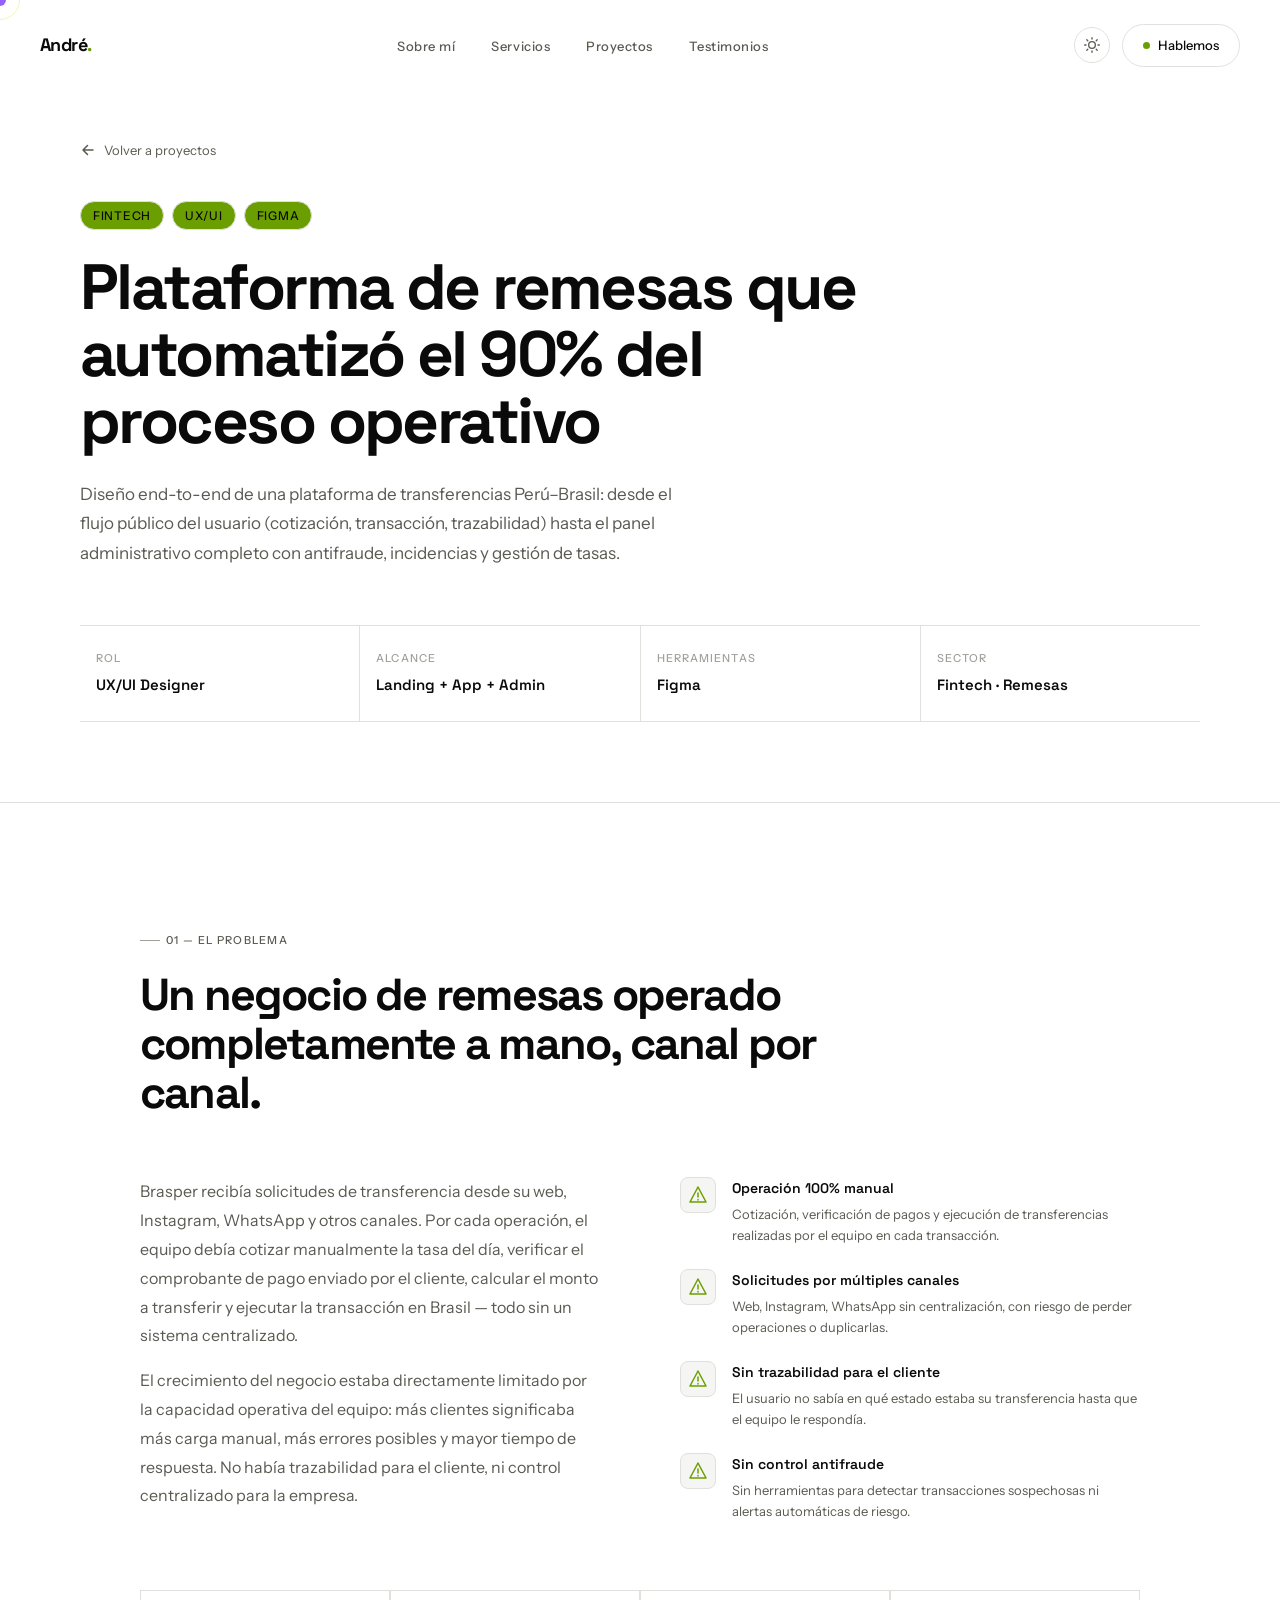
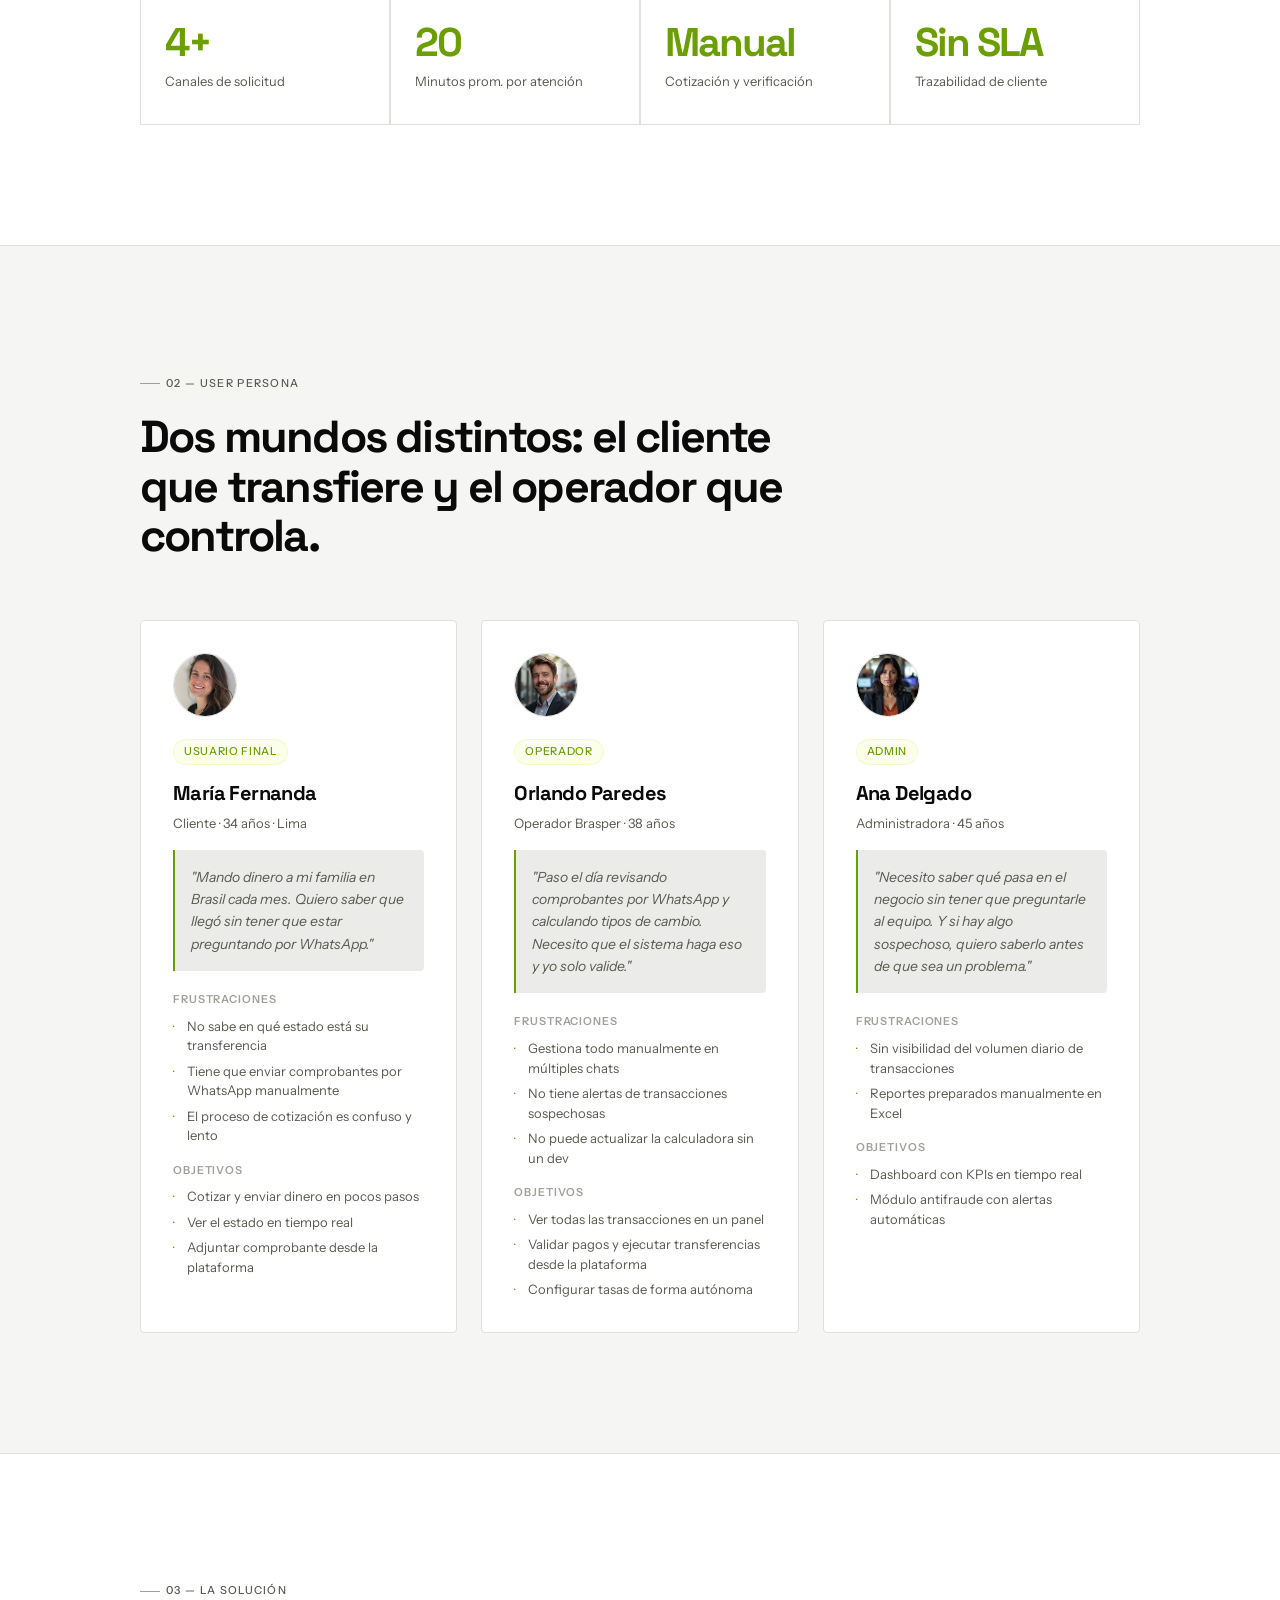
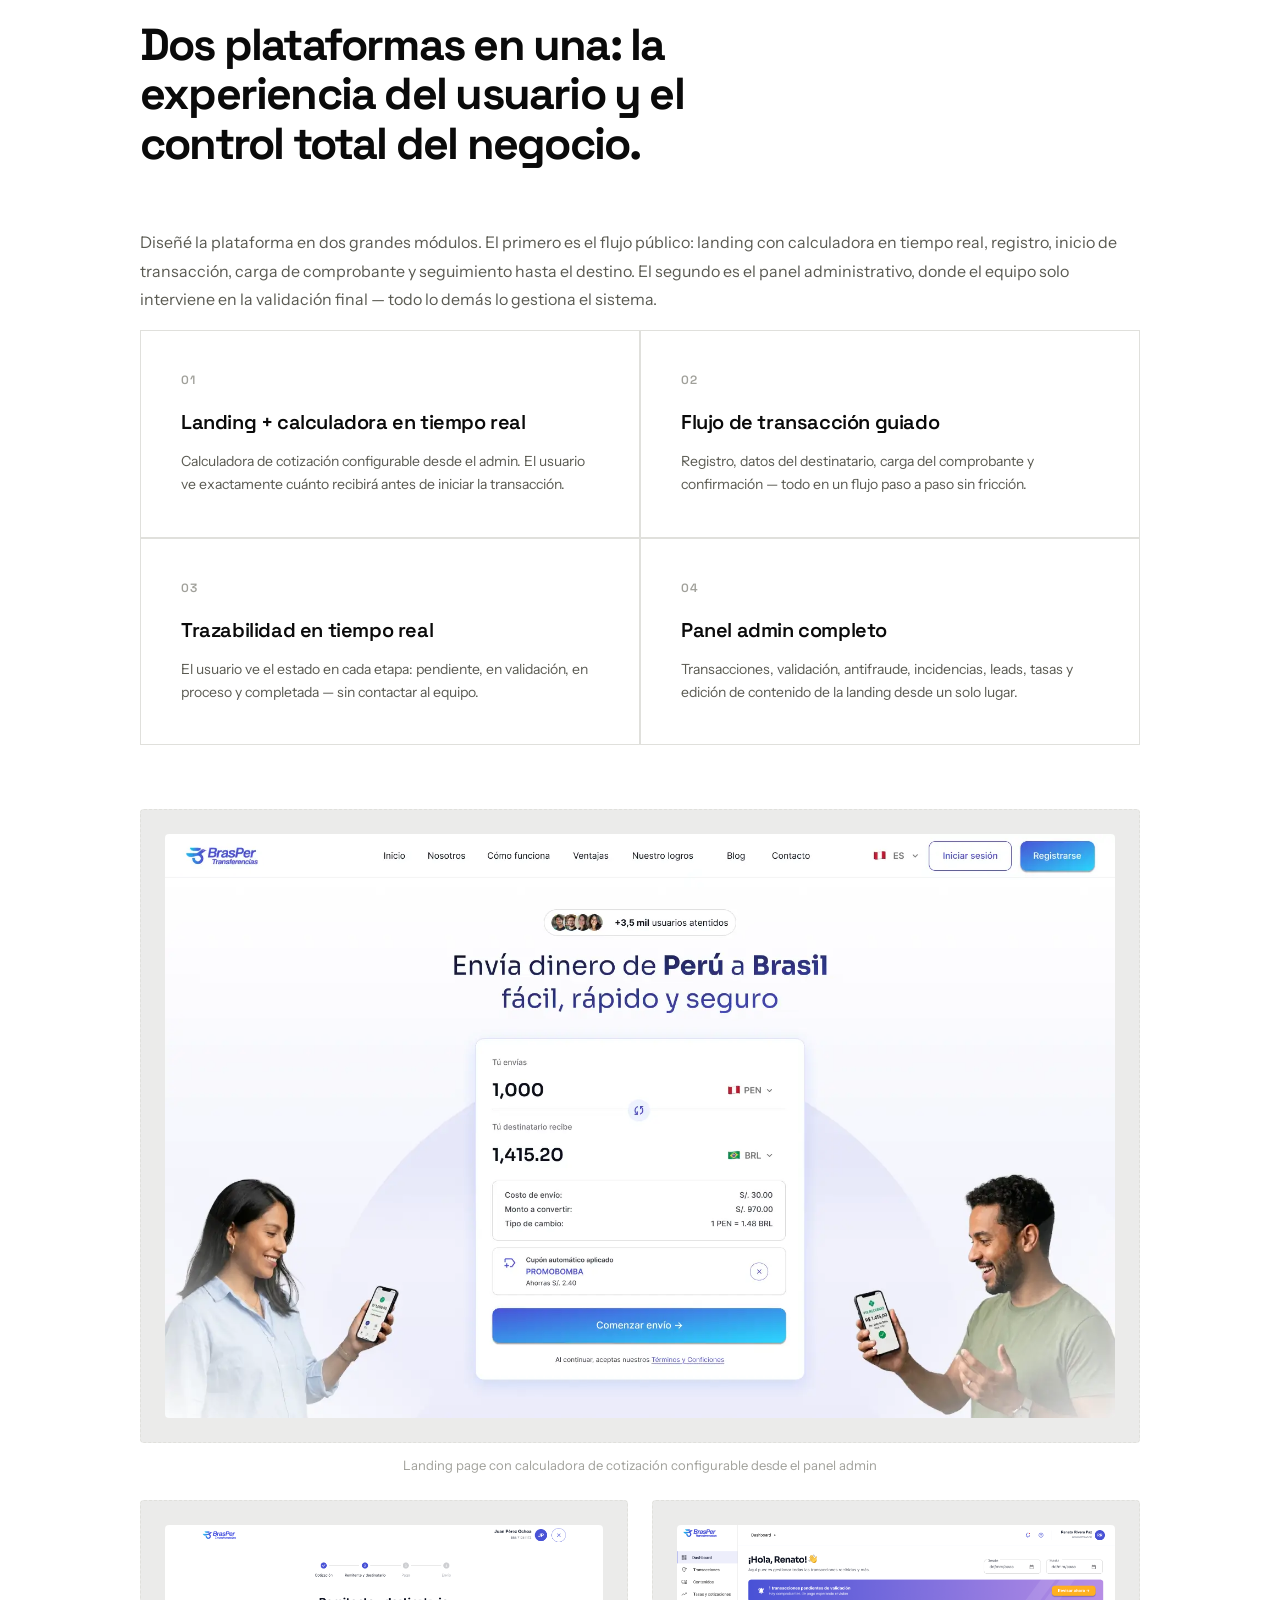
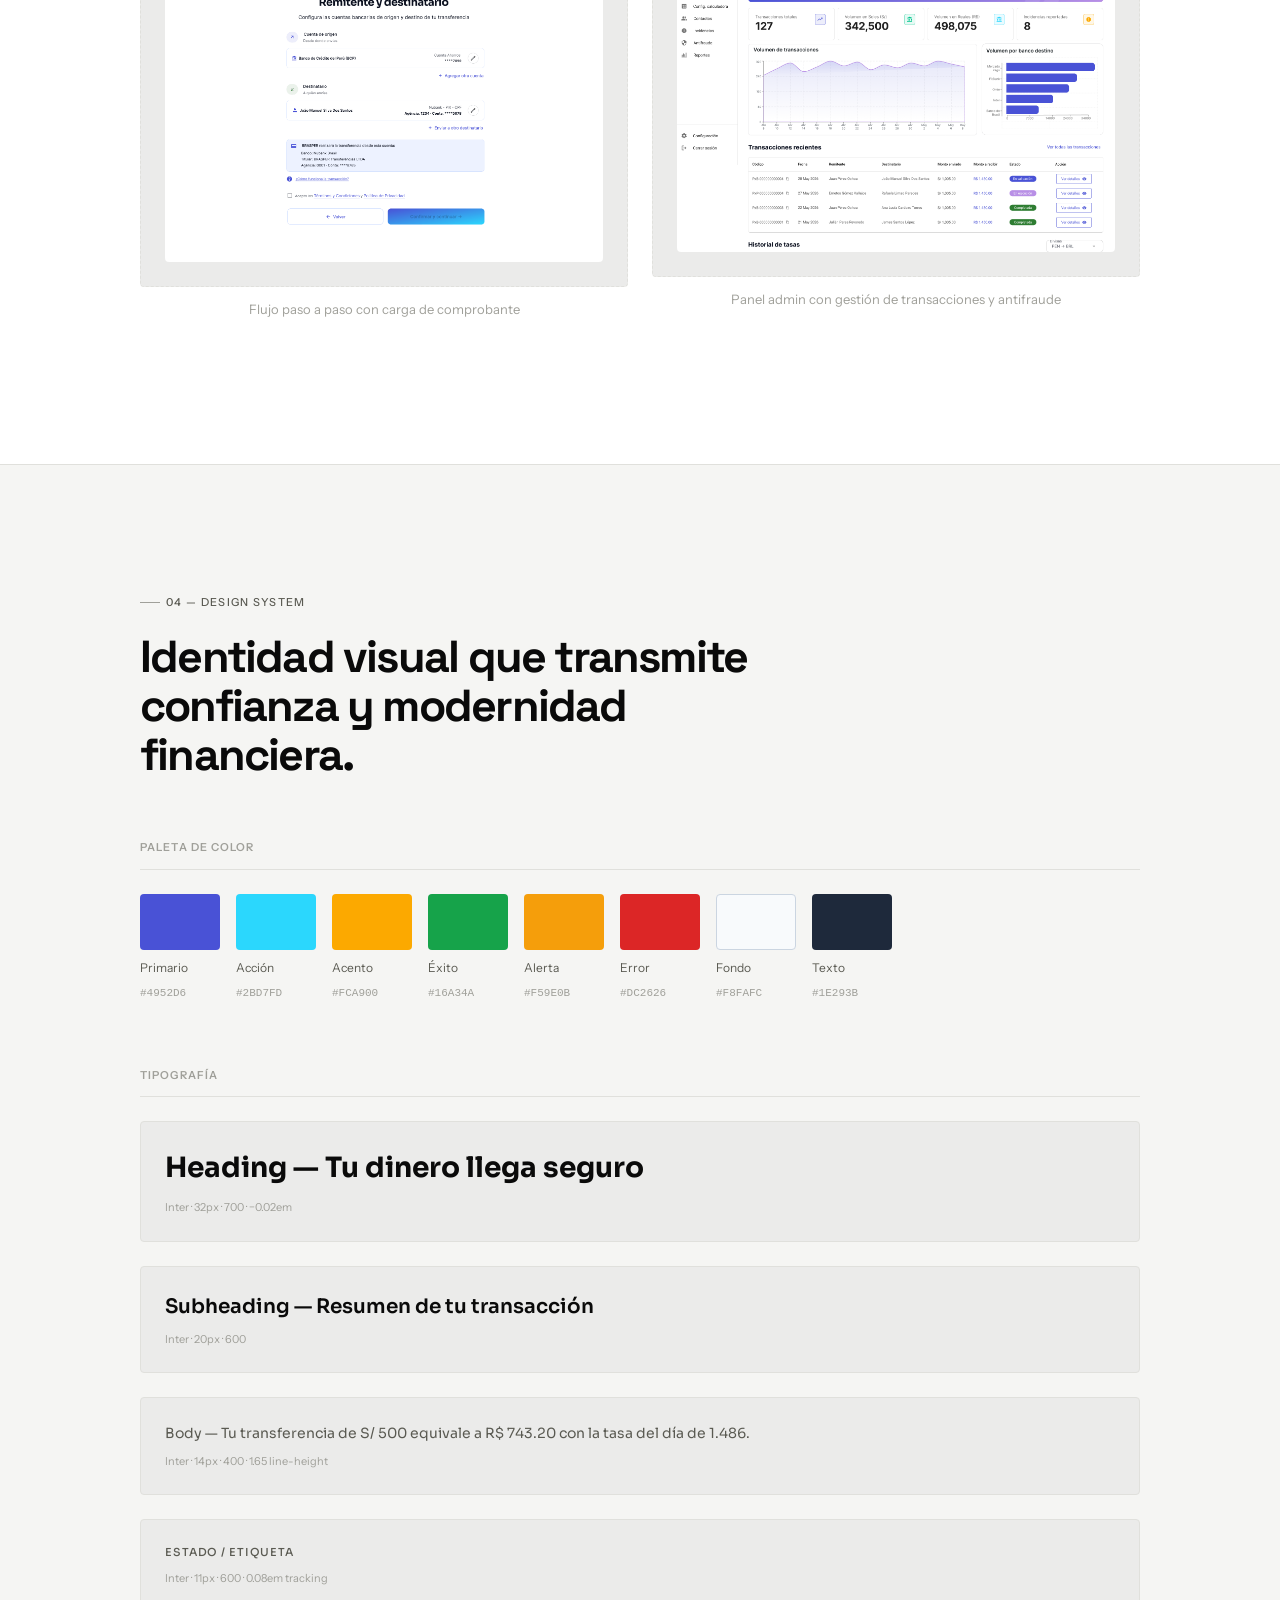
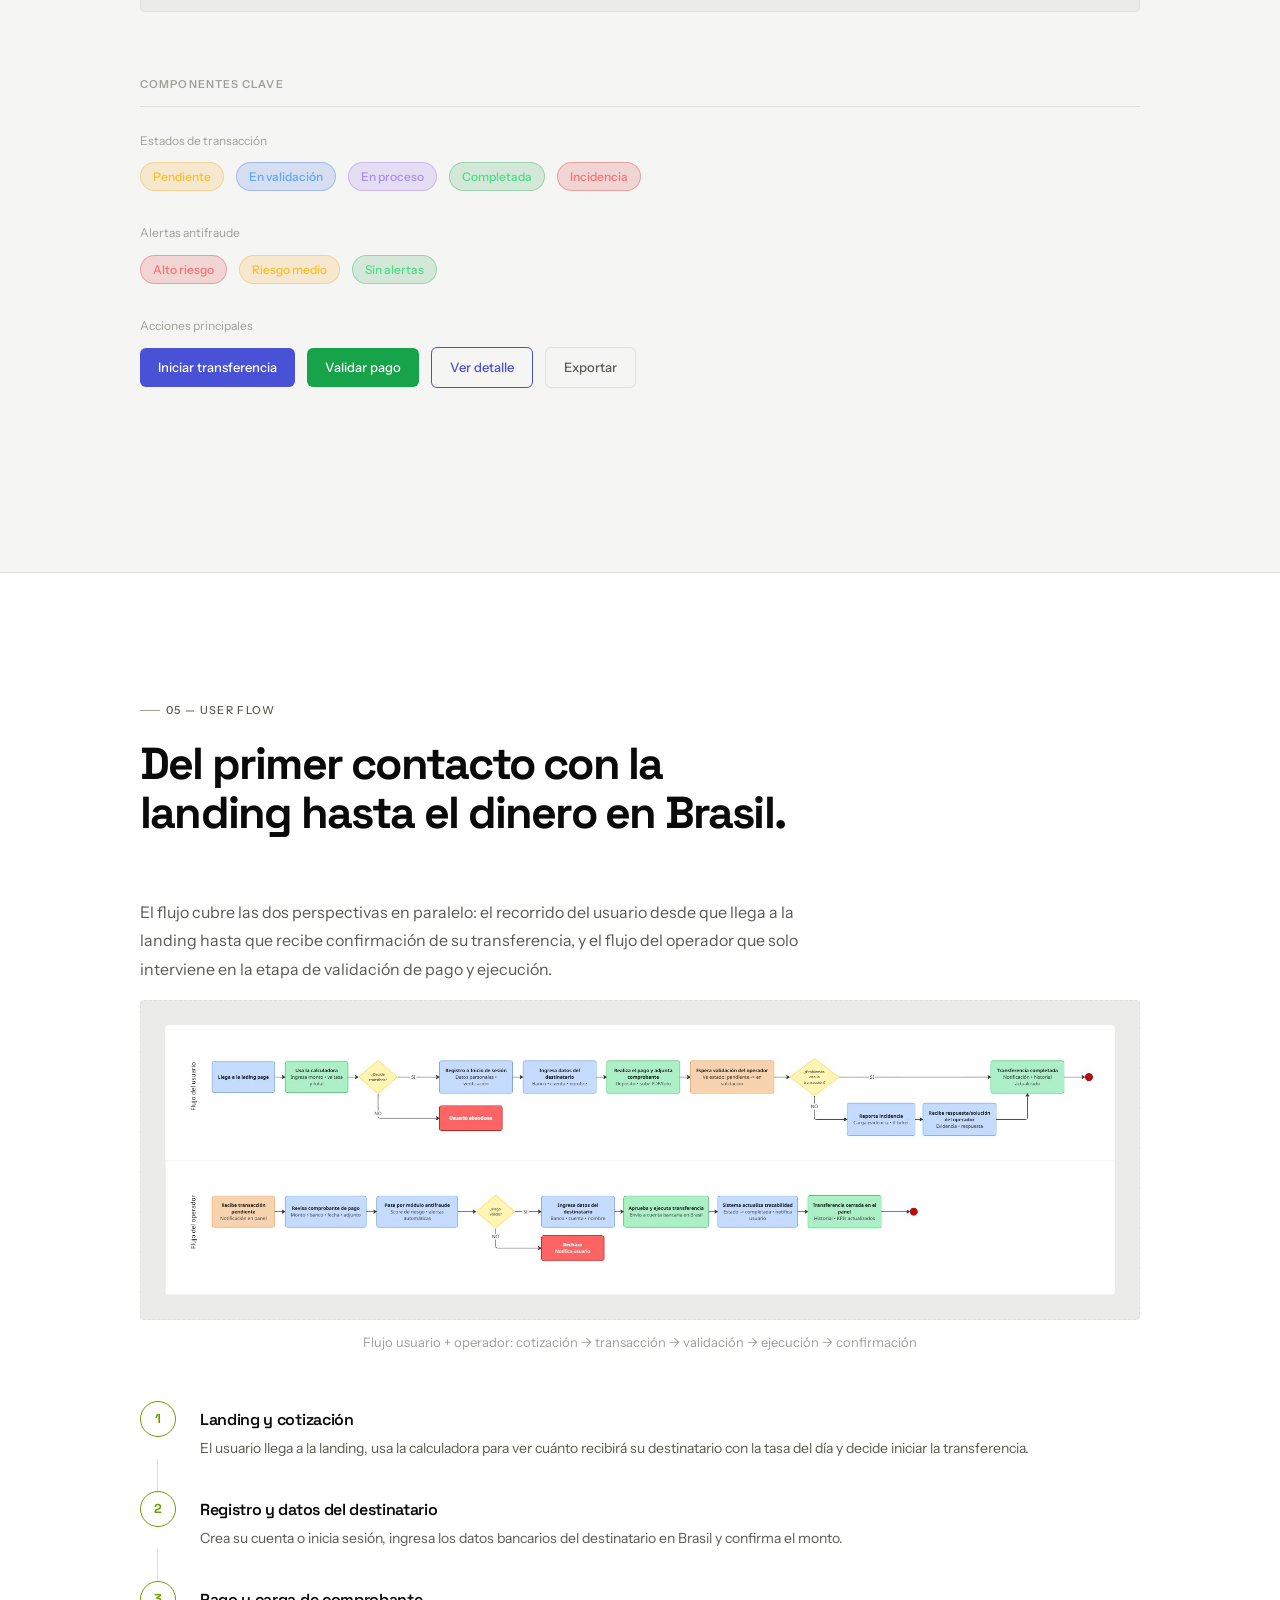
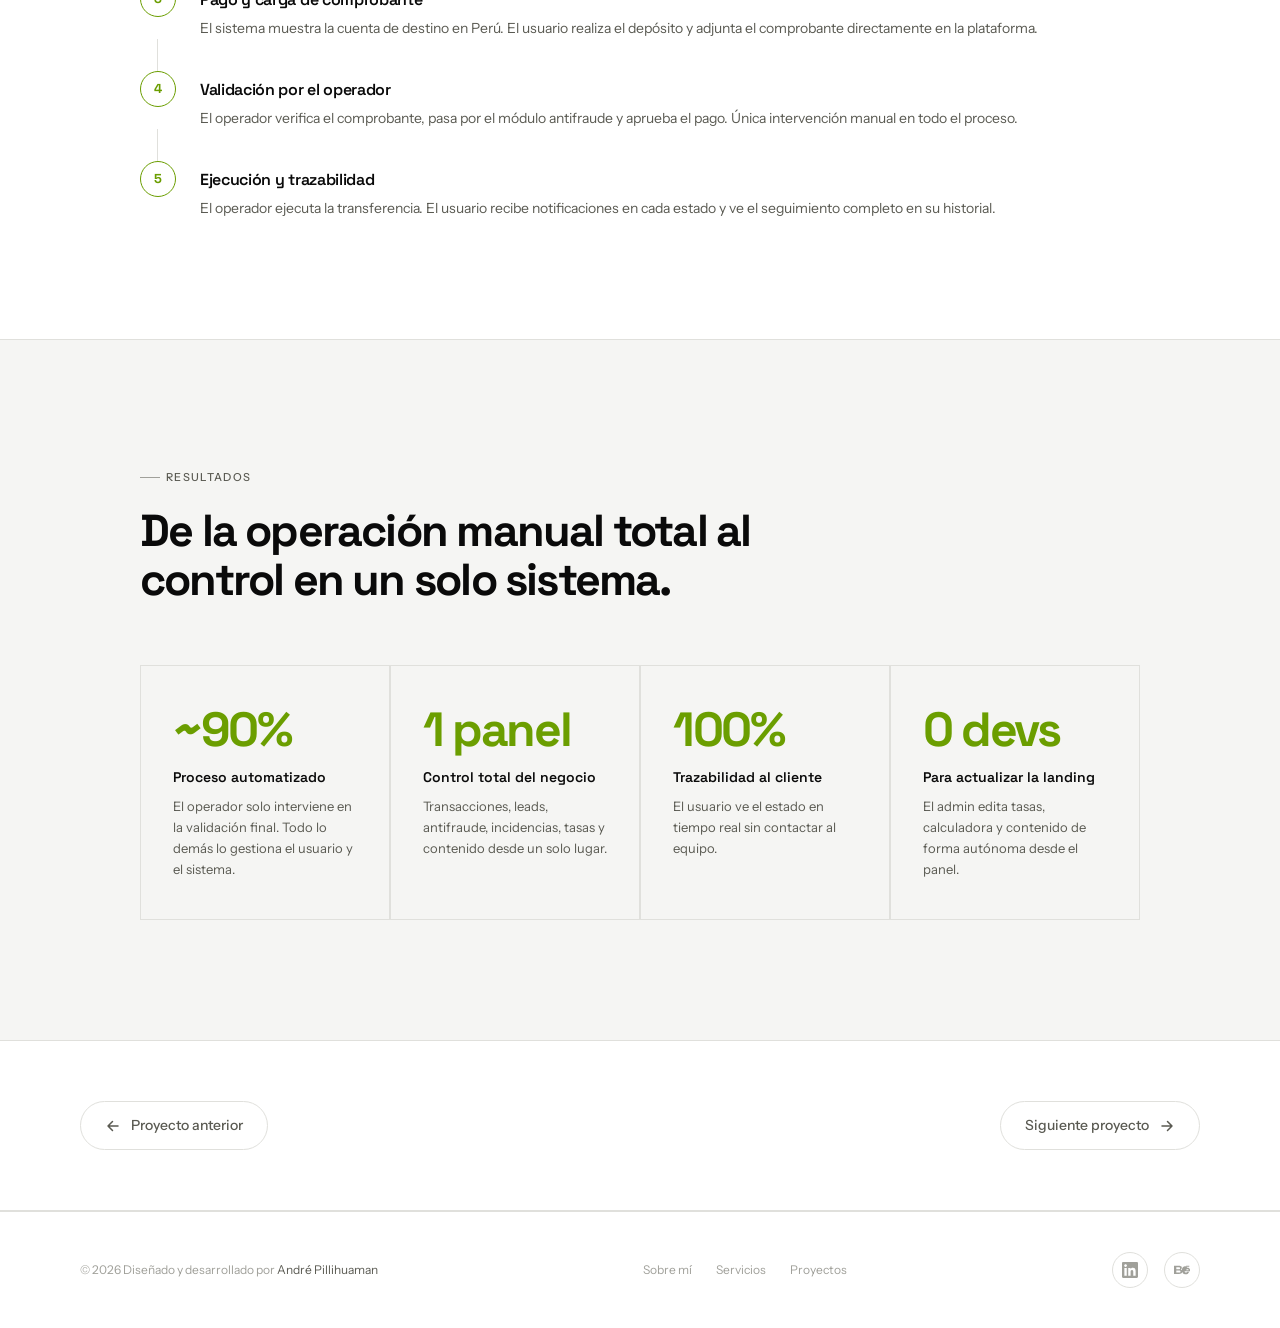
<file: project-brasper.html>
<!DOCTYPE html>
<html lang="es">
<head>
  <meta charset="UTF-8" />
  <meta name="viewport" content="width=device-width, initial-scale=1.0" />
  <title>Brasper Transferencias — André Pillihuaman</title>
  <meta name="description" content="Caso de estudio: Plataforma de remesas Perú-Brasil con flujo de usuario completo, panel administrativo y módulo antifraude." />
  <link rel="preconnect" href="https://fonts.googleapis.com" />
  <link rel="preconnect" href="https://fonts.gstatic.com" crossorigin />
  <link href="https://fonts.googleapis.com/css2?family=Instrument+Sans:ital,wght@0,400;0,500;0,600;1,400&family=Space+Grotesk:wght@300;400;500;600;700&display=swap" rel="stylesheet" />
  <link rel="icon" type="image/png" href="images/favicon.svg" />
  <link rel="stylesheet" href="css/styles.css" />
  <link rel="stylesheet" href="css/project.css" />
  <link href="https://fonts.googleapis.com/css2?family=Sora:wght@400;600;700&display=swap" rel="stylesheet" />
<style>:root { --ds-font-display: 'Sora', sans-serif; --ds-font-body: 'Sora', sans-serif; }</style>
</head>
<body>
  <div class="cursor" id="cursor"></div>
  <div class="cursor-ring" id="cursorRing"></div>

  <nav id="nav">
    <a href="index.html" class="nav-logo">André<span>.</span></a>
    <ul class="nav-links">
      <li><a href="index.html#about">Sobre mí</a></li>
      <li><a href="index.html#services">Servicios</a></li>
      <li><a href="index.html#projects">Proyectos</a></li>
      <li><a href="index.html#testimonials">Testimonios</a></li>
    </ul>
    <div class="nav-right">
      <button class="theme-toggle" id="themeToggle" aria-label="Cambiar tema">
        <svg class="icon-moon" width="16" height="16" viewBox="0 0 24 24" fill="none" stroke="currentColor" stroke-width="2" stroke-linecap="round" stroke-linejoin="round"><path d="M21 12.79A9 9 0 1111.21 3 7 7 0 0021 12.79z"/></svg>
        <svg class="icon-sun" width="16" height="16" viewBox="0 0 24 24" fill="none" stroke="currentColor" stroke-width="2" stroke-linecap="round" stroke-linejoin="round"><circle cx="12" cy="12" r="5"/><line x1="12" y1="1" x2="12" y2="3"/><line x1="12" y1="21" x2="12" y2="23"/><line x1="4.22" y1="4.22" x2="5.64" y2="5.64"/><line x1="18.36" y1="18.36" x2="19.78" y2="19.78"/><line x1="1" y1="12" x2="3" y2="12"/><line x1="21" y1="12" x2="23" y2="12"/><line x1="4.22" y1="19.78" x2="5.64" y2="18.36"/><line x1="18.36" y1="5.64" x2="19.78" y2="4.22"/></svg>
      </button>
      <a href="index.html#contact" class="nav-cta"><span class="dot"></span>Hablemos</a>
      <button class="hamburger" id="hamburger" aria-label="Menú"><span></span><span></span><span></span></button>
    </div>
  </nav>

  <div class="mobile-overlay" id="mobileOverlay"></div>
  <div class="mobile-menu" id="mobileMenu">
    <ul>
      <li><a href="index.html#about"        class="mobile-menu-link">Sobre mí</a></li>
      <li><a href="index.html#services"     class="mobile-menu-link">Servicios</a></li>
      <li><a href="index.html#projects"     class="mobile-menu-link">Proyectos</a></li>
      <li><a href="index.html#testimonials" class="mobile-menu-link">Testimonios</a></li>
      <li><a href="index.html#contact"      class="mobile-menu-link">Hablemos</a></li>
    </ul>
  </div>

  <!-- HERO -->
  <section class="project-hero">
    <div class="container">
      <a href="index.html#projects" class="back-link">
        <svg width="16" height="16" viewBox="0 0 16 16" fill="none"><path d="M13 8H3M7.5 3.5L3 8l4.5 4.5" stroke="currentColor" stroke-width="1.5" stroke-linecap="round" stroke-linejoin="round"/></svg>
        Volver a proyectos
      </a>
      <div class="project-hero-cats">
        <span class="project-cat-hero">Fintech</span>
        <span class="project-cat-hero">UX/UI</span>
        <span class="project-cat-hero">Figma</span>
      </div>
      <h1 class="project-hero-title">Plataforma de remesas que automatizó el 90% del proceso operativo</h1>
      <p class="project-hero-desc">Diseño end-to-end de una plataforma de transferencias Perú–Brasil: desde el flujo público del usuario (cotización, transacción, trazabilidad) hasta el panel administrativo completo con antifraude, incidencias y gestión de tasas.</p>
      <div class="project-meta">
        <div class="project-meta-item">
          <span class="meta-label">Rol</span>
          <span class="meta-value">UX/UI Designer</span>
        </div>
        <div class="project-meta-item">
          <span class="meta-label">Alcance</span>
          <span class="meta-value">Landing + App + Admin</span>
        </div>
        <div class="project-meta-item">
          <span class="meta-label">Herramientas</span>
          <span class="meta-value">Figma</span>
        </div>
        <div class="project-meta-item">
          <span class="meta-label">Sector</span>
          <span class="meta-value">Fintech · Remesas</span>
        </div>
      </div>
    </div>
    <!--<div class="project-hero-img-wrapper">
      <img src="images/project_brasper.webp" alt="Plataforma Brasper Transferencias" class="project-hero-img" />
      <div class="hero-mockup-fade"></div>
    </div>-->
  </section>

  <!-- 01 — EL PROBLEMA -->
  <section class="case-section" id="problema">
    <div class="container">
      <div class="case-section-inner">
        <div class="case-section-header reveal">
          <div class="tag">01 — El problema</div>
          <h2>Un negocio de remesas operado completamente a mano, canal por canal.</h2>
        </div>
        <div class="case-two-col">
          <div class="case-text reveal reveal-delay-1">
            <p>Brasper recibía solicitudes de transferencia desde su web, Instagram, WhatsApp y otros canales. Por cada operación, el equipo debía cotizar manualmente la tasa del día, verificar el comprobante de pago enviado por el cliente, calcular el monto a transferir y ejecutar la transacción en Brasil — todo sin un sistema centralizado.</p>
            <p>El crecimiento del negocio estaba directamente limitado por la capacidad operativa del equipo: más clientes significaba más carga manual, más errores posibles y mayor tiempo de respuesta. No había trazabilidad para el cliente, ni control centralizado para la empresa.</p>
          </div>
          <div class="pain-points reveal reveal-delay-2">
            <div class="pain-point">
              <div class="pain-icon"><svg width="20" height="20" viewBox="0 0 20 20" fill="none"><path d="M10 2L2 17h16L10 2z" stroke="currentColor" stroke-width="1.5" stroke-linecap="round" stroke-linejoin="round"/><path d="M10 8v4M10 14.5v.5" stroke="currentColor" stroke-width="1.5" stroke-linecap="round"/></svg></div>
              <div>
                <div class="pain-title">Operación 100% manual</div>
                <div class="pain-desc">Cotización, verificación de pagos y ejecución de transferencias realizadas por el equipo en cada transacción.</div>
              </div>
            </div>
            <div class="pain-point">
              <div class="pain-icon"><svg width="20" height="20" viewBox="0 0 20 20" fill="none"><path d="M10 2L2 17h16L10 2z" stroke="currentColor" stroke-width="1.5" stroke-linecap="round" stroke-linejoin="round"/><path d="M10 8v4M10 14.5v.5" stroke="currentColor" stroke-width="1.5" stroke-linecap="round"/></svg></div>
              <div>
                <div class="pain-title">Solicitudes por múltiples canales</div>
                <div class="pain-desc">Web, Instagram, WhatsApp sin centralización, con riesgo de perder operaciones o duplicarlas.</div>
              </div>
            </div>
            <div class="pain-point">
              <div class="pain-icon"><svg width="20" height="20" viewBox="0 0 20 20" fill="none"><path d="M10 2L2 17h16L10 2z" stroke="currentColor" stroke-width="1.5" stroke-linecap="round" stroke-linejoin="round"/><path d="M10 8v4M10 14.5v.5" stroke="currentColor" stroke-width="1.5" stroke-linecap="round"/></svg></div>
              <div>
                <div class="pain-title">Sin trazabilidad para el cliente</div>
                <div class="pain-desc">El usuario no sabía en qué estado estaba su transferencia hasta que el equipo le respondía.</div>
              </div>
            </div>
            <div class="pain-point">
              <div class="pain-icon"><svg width="20" height="20" viewBox="0 0 20 20" fill="none"><path d="M10 2L2 17h16L10 2z" stroke="currentColor" stroke-width="1.5" stroke-linecap="round" stroke-linejoin="round"/><path d="M10 8v4M10 14.5v.5" stroke="currentColor" stroke-width="1.5" stroke-linecap="round"/></svg></div>
              <div>
                <div class="pain-title">Sin control antifraude</div>
                <div class="pain-desc">Sin herramientas para detectar transacciones sospechosas ni alertas automáticas de riesgo.</div>
              </div>
            </div>
          </div>
        </div>
        <div class="problem-stats reveal reveal-delay-3">
          <div class="problem-stat"><div class="problem-stat-num">4+</div><div class="problem-stat-label">Canales de solicitud</div></div>
          <div class="problem-stat"><div class="problem-stat-num">20</div><div class="problem-stat-label">Minutos prom. por atención</div></div>
          <div class="problem-stat"><div class="problem-stat-num">Manual</div><div class="problem-stat-label">Cotización y verificación</div></div>
          <div class="problem-stat"><div class="problem-stat-num">Sin SLA</div><div class="problem-stat-label">Trazabilidad de cliente</div></div>
        </div>
      </div>
    </div>
  </section>

  <!-- 02 — USER PERSONA -->
  <section class="case-section case-section--alt" id="persona">
    <div class="container">
      <div class="case-section-inner">
        <div class="case-section-header reveal">
          <div class="tag">02 — User persona</div>
          <h2>Dos mundos distintos: el cliente que transfiere y el operador que controla.</h2>
        </div>
        <div class="personas-grid">
          <div class="persona-card reveal reveal-delay-1">
            <div class="persona-avatar">
              <img src="Images_projects/Brasper/cliente.png" alt="">
            </div>
            <div class="persona-info">
              <div class="persona-role-tag">Usuario final</div>
              <h3 class="persona-name">María Fernanda</h3>
              <div class="persona-job">Cliente · 34 años · Lima</div>
              <p class="persona-quote">"Mando dinero a mi familia en Brasil cada mes. Quiero saber que llegó sin tener que estar preguntando por WhatsApp."</p>
              <div class="persona-details">
                <div class="persona-detail-block">
                  <div class="persona-detail-title">Frustraciones</div>
                  <ul>
                    <li>No sabe en qué estado está su transferencia</li>
                    <li>Tiene que enviar comprobantes por WhatsApp manualmente</li>
                    <li>El proceso de cotización es confuso y lento</li>
                  </ul>
                </div>
                <div class="persona-detail-block">
                  <div class="persona-detail-title">Objetivos</div>
                  <ul>
                    <li>Cotizar y enviar dinero en pocos pasos</li>
                    <li>Ver el estado en tiempo real</li>
                    <li>Adjuntar comprobante desde la plataforma</li>
                  </ul>
                </div>
              </div>
            </div>
          </div>
          <div class="persona-card reveal reveal-delay-2">
            <div class="persona-avatar"><img src="Images_projects/Brasper/operador.png" alt=""></div>
            <div class="persona-info">
              <div class="persona-role-tag persona-role-tag--secondary">Operador</div>
              <h3 class="persona-name">Orlando Paredes</h3>
              <div class="persona-job">Operador Brasper · 38 años</div>
              <p class="persona-quote">"Paso el día revisando comprobantes por WhatsApp y calculando tipos de cambio. Necesito que el sistema haga eso y yo solo valide."</p>
              <div class="persona-details">
                <div class="persona-detail-block">
                  <div class="persona-detail-title">Frustraciones</div>
                  <ul>
                    <li>Gestiona todo manualmente en múltiples chats</li>
                    <li>No tiene alertas de transacciones sospechosas</li>
                    <li>No puede actualizar la calculadora sin un dev</li>
                  </ul>
                </div>
                <div class="persona-detail-block">
                  <div class="persona-detail-title">Objetivos</div>
                  <ul>
                    <li>Ver todas las transacciones en un panel</li>
                    <li>Validar pagos y ejecutar transferencias desde la plataforma</li>
                    <li>Configurar tasas de forma autónoma</li>
                  </ul>
                </div>
              </div>
            </div>
          </div>
          <div class="persona-card reveal reveal-delay-3">
            <div class="persona-avatar"><img src="Images_projects/Brasper/admin.png" alt=""></div>
            <div class="persona-info">
              <div class="persona-role-tag persona-role-tag--tertiary">Admin</div>
              <h3 class="persona-name">Ana Delgado</h3>
              <div class="persona-job">Administradora · 45 años</div>
              <p class="persona-quote">"Necesito saber qué pasa en el negocio sin tener que preguntarle al equipo. Y si hay algo sospechoso, quiero saberlo antes de que sea un problema."</p>
              <div class="persona-details">
                <div class="persona-detail-block">
                  <div class="persona-detail-title">Frustraciones</div>
                  <ul>
                    <li>Sin visibilidad del volumen diario de transacciones</li>
                    <li>Reportes preparados manualmente en Excel</li>
                  </ul>
                </div>
                <div class="persona-detail-block">
                  <div class="persona-detail-title">Objetivos</div>
                  <ul>
                    <li>Dashboard con KPIs en tiempo real</li>
                    <li>Módulo antifraude con alertas automáticas</li>
                  </ul>
                </div>
              </div>
            </div>
          </div>
        </div>
      </div>
    </div>
  </section>

  <!-- 03 — LA SOLUCIÓN -->
  <section class="case-section" id="solucion">
    <div class="container">
      <div class="case-section-inner">
        <div class="case-section-header reveal">
          <div class="tag">03 — La solución</div>
          <h2>Dos plataformas en una: la experiencia del usuario y el control total del negocio.</h2>
        </div>
        <div class="case-text case-text--centered reveal reveal-delay-1">
          <p>Diseñé la plataforma en dos grandes módulos. El primero es el flujo público: landing con calculadora en tiempo real, registro, inicio de transacción, carga de comprobante y seguimiento hasta el destino. El segundo es el panel administrativo, donde el equipo solo interviene en la validación final — todo lo demás lo gestiona el sistema.</p>
        </div>
        <div class="features-grid reveal reveal-delay-2">
          <div class="feature-item">
            <div class="feature-num">01</div>
            <div class="feature-name">Landing + calculadora en tiempo real</div>
            <div class="feature-desc">Calculadora de cotización configurable desde el admin. El usuario ve exactamente cuánto recibirá antes de iniciar la transacción.</div>
          </div>
          <div class="feature-item">
            <div class="feature-num">02</div>
            <div class="feature-name">Flujo de transacción guiado</div>
            <div class="feature-desc">Registro, datos del destinatario, carga del comprobante y confirmación — todo en un flujo paso a paso sin fricción.</div>
          </div>
          <div class="feature-item">
            <div class="feature-num">03</div>
            <div class="feature-name">Trazabilidad en tiempo real</div>
            <div class="feature-desc">El usuario ve el estado en cada etapa: pendiente, en validación, en proceso y completada — sin contactar al equipo.</div>
          </div>
          <div class="feature-item">
            <div class="feature-num">04</div>
            <div class="feature-name">Panel admin completo</div>
            <div class="feature-desc">Transacciones, validación, antifraude, incidencias, leads, tasas y edición de contenido de la landing desde un solo lugar.</div>
          </div>
        </div>
        <div class="case-img-block reveal reveal-delay-3">
          <div class="img-placeholder img-placeholder--wide">
            <img src="Images_projects/Brasper/BRASPER-LANDING.webp" alt="">
          </div>
          <p class="img-caption">Landing page con calculadora de cotización configurable desde el panel admin</p>
        </div>
        <div class="case-img-row">
          <div class="case-img-block reveal reveal-delay-1">
            <div class="img-placeholder img-placeholder--half">
              <img src="Images_projects/Brasper/Flujo usuario.webp" alt="">
            </div>
            <p class="img-caption">Flujo paso a paso con carga de comprobante</p>
          </div>
          <div class="case-img-block reveal reveal-delay-2">
            <div class="img-placeholder img-placeholder--half">
              <img src="Images_projects/Brasper/Dashboard-de-administrador.webp" alt="">
            </div>
            <p class="img-caption">Panel admin con gestión de transacciones y antifraude</p>
          </div>
        </div>
      </div>
    </div>
  </section>

  <!-- 04 — DESIGN SYSTEM -->
  <section class="case-section case-section--alt" id="design-system">
    <div class="container">
      <div class="case-section-inner">
        <div class="case-section-header reveal">
          <div class="tag">04 — Design system</div>
          <h2>Identidad visual que transmite confianza y modernidad financiera.</h2>
        </div>
        <div class="ds-block reveal reveal-delay-1">
          <div class="ds-block-title">Paleta de color</div>
          <div class="ds-colors">
            <div class="ds-color-item"><div class="ds-color-swatch" style="background:#4952D6;"></div><div class="ds-color-name">Primario</div><div class="ds-color-hex">#4952D6</div></div>
            <div class="ds-color-item"><div class="ds-color-swatch" style="background:#2BD7FD;"></div><div class="ds-color-name">Acción</div><div class="ds-color-hex">#2BD7FD</div></div>
            <div class="ds-color-item"><div class="ds-color-swatch" style="background:#FCA900;"></div><div class="ds-color-name">Acento</div><div class="ds-color-hex">#FCA900</div></div>
            <div class="ds-color-item"><div class="ds-color-swatch" style="background:#16A34A;"></div><div class="ds-color-name">Éxito</div><div class="ds-color-hex">#16A34A</div></div>
            <div class="ds-color-item"><div class="ds-color-swatch" style="background:#F59E0B;"></div><div class="ds-color-name">Alerta</div><div class="ds-color-hex">#F59E0B</div></div>
            <div class="ds-color-item"><div class="ds-color-swatch" style="background:#DC2626;"></div><div class="ds-color-name">Error</div><div class="ds-color-hex">#DC2626</div></div>
            <div class="ds-color-item"><div class="ds-color-swatch" style="background:#F8FAFC; border:1px solid #CBD5E1;"></div><div class="ds-color-name">Fondo</div><div class="ds-color-hex">#F8FAFC</div></div>
            <div class="ds-color-item"><div class="ds-color-swatch" style="background:#1E293B;"></div><div class="ds-color-name">Texto</div><div class="ds-color-hex">#1E293B</div></div>
          </div>
        </div>
        <div class="ds-block reveal reveal-delay-2">
          <div class="ds-block-title">Tipografía</div>
          <div class="ds-typography">
            <div class="ds-type-item"><div class="ds-type-sample ds-type-h1">Heading — Tu dinero llega seguro</div><div class="ds-type-meta">Inter · 32px · 700 · −0.02em</div></div>
            <div class="ds-type-item"><div class="ds-type-sample ds-type-h2">Subheading — Resumen de tu transacción</div><div class="ds-type-meta">Inter · 20px · 600</div></div>
            <div class="ds-type-item"><div class="ds-type-sample ds-type-body">Body — Tu transferencia de S/ 500 equivale a R$ 743.20 con la tasa del día de 1.486.</div><div class="ds-type-meta">Inter · 14px · 400 · 1.65 line-height</div></div>
            <div class="ds-type-item"><div class="ds-type-sample ds-type-label">ESTADO / ETIQUETA</div><div class="ds-type-meta">Inter · 11px · 600 · 0.08em tracking</div></div>
          </div>
        </div>
        <div class="ds-block reveal reveal-delay-3">
          <div class="ds-block-title">Componentes clave</div>
          <div class="ds-components">
            <div class="ds-component-group">
              <div class="ds-component-label">Estados de transacción</div>
              <div class="ds-component-row">
                <div class="ds-badge ds-badge--yellow">Pendiente</div>
                <div class="ds-badge ds-badge--blue">En validación</div>
                <div class="ds-badge ds-badge--purple">En proceso</div>
                <div class="ds-badge ds-badge--green">Completada</div>
                <div class="ds-badge ds-badge--red">Incidencia</div>
              </div>
            </div>
            <div class="ds-component-group">
              <div class="ds-component-label">Alertas antifraude</div>
              <div class="ds-component-row">
                <div class="ds-badge" style="background:rgba(220,38,38,0.15);color:#f87171;border:1px solid rgba(220,38,38,0.3);">Alto riesgo</div>
                <div class="ds-badge" style="background:rgba(245,158,11,0.15);color:#fbbf24;border:1px solid rgba(245,158,11,0.3);">Riesgo medio</div>
                <div class="ds-badge" style="background:rgba(22,163,74,0.15);color:#4ade80;border:1px solid rgba(22,163,74,0.3);">Sin alertas</div>
              </div>
            </div>
            <div class="ds-component-group">
              <div class="ds-component-label">Acciones principales</div>
              <div class="ds-component-row">
                <div class="ds-btn" style="background:#4952D6;color:#fff;">Iniciar transferencia</div>
                <div class="ds-btn" style="background:#16A34A;color:#fff;">Validar pago</div>
                <div class="ds-btn" style="background:transparent;color:#4952D6;border:1px solid #4952D6;">Ver detalle</div>
                <div class="ds-btn" style="background:transparent;color:var(--text-muted);border:1px solid var(--border);">Exportar</div>
              </div>
            </div>
          </div>
        </div>
      </div>
    </div>
  </section>

  <!-- 05 — USER FLOW -->
  <section class="case-section" id="user-flow">
    <div class="container">
      <div class="case-section-inner">
        <div class="case-section-header reveal">
          <div class="tag">05 — User flow</div>
          <h2>Del primer contacto con la landing hasta el dinero en Brasil.</h2>
        </div>
        <div class="case-text reveal reveal-delay-1">
          <p>El flujo cubre las dos perspectivas en paralelo: el recorrido del usuario desde que llega a la landing hasta que recibe confirmación de su transferencia, y el flujo del operador que solo interviene en la etapa de validación de pago y ejecución.</p>
        </div>
        <div class="case-img-block reveal reveal-delay-2">
          <div class="img-placeholder img-placeholder--flow">
            <img src="Images_projects/Brasper/Flujo brasper.jpg" alt="">
          </div>
          <p class="img-caption">Flujo usuario + operador: cotización → transacción → validación → ejecución → confirmación</p>
        </div>
        <div class="flow-steps reveal reveal-delay-3">
          <div class="flow-step">
            <div class="flow-step-num">1</div>
            <div class="flow-step-content">
              <div class="flow-step-title">Landing y cotización</div>
              <div class="flow-step-desc">El usuario llega a la landing, usa la calculadora para ver cuánto recibirá su destinatario con la tasa del día y decide iniciar la transferencia.</div>
            </div>
          </div>
          <div class="flow-connector"></div>
          <div class="flow-step">
            <div class="flow-step-num">2</div>
            <div class="flow-step-content">
              <div class="flow-step-title">Registro y datos del destinatario</div>
              <div class="flow-step-desc">Crea su cuenta o inicia sesión, ingresa los datos bancarios del destinatario en Brasil y confirma el monto.</div>
            </div>
          </div>
          <div class="flow-connector"></div>
          <div class="flow-step">
            <div class="flow-step-num">3</div>
            <div class="flow-step-content">
              <div class="flow-step-title">Pago y carga de comprobante</div>
              <div class="flow-step-desc">El sistema muestra la cuenta de destino en Perú. El usuario realiza el depósito y adjunta el comprobante directamente en la plataforma.</div>
            </div>
          </div>
          <div class="flow-connector"></div>
          <div class="flow-step">
            <div class="flow-step-num">4</div>
            <div class="flow-step-content">
              <div class="flow-step-title">Validación por el operador</div>
              <div class="flow-step-desc">El operador verifica el comprobante, pasa por el módulo antifraude y aprueba el pago. Única intervención manual en todo el proceso.</div>
            </div>
          </div>
          <div class="flow-connector"></div>
          <div class="flow-step">
            <div class="flow-step-num">5</div>
            <div class="flow-step-content">
              <div class="flow-step-title">Ejecución y trazabilidad</div>
              <div class="flow-step-desc">El operador ejecuta la transferencia. El usuario recibe notificaciones en cada estado y ve el seguimiento completo en su historial.</div>
            </div>
          </div>
        </div>
      </div>
    </div>
  </section>

  <!-- RESULTADOS -->
  <section class="case-section case-section--alt" id="resultados">
    <div class="container">
      <div class="case-section-inner">
        <div class="case-section-header reveal">
          <div class="tag">Resultados</div>
          <h2>De la operación manual total al control en un solo sistema.</h2>
        </div>
        <div class="results-grid">
          <div class="result-item reveal reveal-delay-1"><div class="result-num">~90%</div><div class="result-label">Proceso automatizado</div><div class="result-desc">El operador solo interviene en la validación final. Todo lo demás lo gestiona el usuario y el sistema.</div></div>
          <div class="result-item reveal reveal-delay-2"><div class="result-num">1 panel</div><div class="result-label">Control total del negocio</div><div class="result-desc">Transacciones, leads, antifraude, incidencias, tasas y contenido desde un solo lugar.</div></div>
          <div class="result-item reveal reveal-delay-3"><div class="result-num">100%</div><div class="result-label">Trazabilidad al cliente</div><div class="result-desc">El usuario ve el estado en tiempo real sin contactar al equipo.</div></div>
          <div class="result-item reveal reveal-delay-4"><div class="result-num">0 devs</div><div class="result-label">Para actualizar la landing</div><div class="result-desc">El admin edita tasas, calculadora y contenido de forma autónoma desde el panel.</div></div>
        </div>
      </div>
    </div>
  </section>

  <section class="project-nav-section">
    <div class="container">
      <div class="project-nav-inner">
        <a href="project-caylet.html" class="project-nav-back">
          <svg width="16" height="16" viewBox="0 0 16 16" fill="none"><path d="M13 8H3M7.5 3.5L3 8l4.5 4.5" stroke="currentColor" stroke-width="1.5" stroke-linecap="round" stroke-linejoin="round"/></svg>
          Proyecto anterior
        </a>
        <a href="project-grupoaire.html" class="project-nav-next">
          Siguiente proyecto
          <svg width="16" height="16" viewBox="0 0 16 16" fill="none"><path d="M3 8h10M8.5 3.5L13 8l-4.5 4.5" stroke="currentColor" stroke-width="1.5" stroke-linecap="round" stroke-linejoin="round"/></svg>
        </a>
      </div>
    </div>
  </section>

  <footer>
    <div class="container">
      <div class="footer-inner">
        <div class="footer-copy">© 2026 Diseñado y desarrollado por <span>André Pillihuaman</span></div>
        <div class="footer-links"><a href="index.html#about">Sobre mí</a><a href="index.html#services">Servicios</a><a href="index.html#projects">Proyectos</a></div>
        <div class="footer-socials">
          <a href="https://www.linkedin.com/in/andr%C3%A9-pillihuaman/" target="_blank" aria-label="LinkedIn"><svg width="16" height="16" viewBox="0 0 24 24" fill="currentColor"><path d="M20.447 20.452h-3.554v-5.569c0-1.328-.027-3.037-1.852-3.037-1.853 0-2.136 1.445-2.136 2.939v5.667H9.351V9h3.414v1.561h.046c.477-.9 1.637-1.85 3.37-1.85 3.601 0 4.267 2.37 4.267 5.455v6.286zM5.337 7.433c-1.144 0-2.063-.926-2.063-2.065 0-1.138.92-2.063 2.063-2.063 1.14 0 2.064.925 2.064 2.063 0 1.139-.925 2.065-2.064 2.065zm1.782 13.019H3.555V9h3.564v11.452zM22.225 0H1.771C.792 0 0 .774 0 1.729v20.542C0 23.227.792 24 1.771 24h20.451C23.2 24 24 23.227 24 22.271V1.729C24 .774 23.2 0 22.222 0h.003z"/></svg></a>
          <a href="https://www.behance.net/andrepillihu1" target="_blank" aria-label="Behance"><svg width="16" height="16" viewBox="0 0 24 24" fill="currentColor"><path d="M7.803 5.731c.589 0 1.119.051 1.605.155.483.103.895.273 1.243.508.343.235.611.547.804.938.187.387.28.86.28 1.406 0 .604-.135 1.107-.404 1.512-.269.406-.673.737-1.207.994.724.226 1.267.615 1.624 1.169.357.553.538 1.22.538 2.002 0 .605-.113 1.127-.343 1.568-.226.437-.543.798-.95 1.077-.406.278-.877.49-1.415.624-.54.136-1.114.203-1.718.203H0V5.731h7.803zm-.351 4.972c.49 0 .891-.119 1.2-.354.31-.238.464-.604.464-1.1 0-.27-.05-.498-.148-.682-.099-.183-.237-.33-.415-.437-.178-.106-.386-.181-.623-.226-.237-.044-.49-.066-.758-.066H3.463v2.865h3.989zm.19 5.218c.285 0 .556-.027.808-.08.252-.054.473-.141.664-.262.19-.12.342-.284.454-.49.111-.207.167-.466.167-.774 0-.614-.172-1.058-.516-1.334-.341-.276-.809-.414-1.396-.414H3.463v3.354h4.179zm12.522-7.465c.586 0 1.131.1 1.629.3.5.2.928.488 1.287.862.36.375.637.83.834 1.366.197.537.295 1.14.295 1.81v.91H15.88c.043.666.252 1.178.635 1.539.38.36.879.54 1.506.54.46 0 .864-.104 1.21-.31.345-.207.575-.45.69-.73h2.836c-.44 1.28-1.102 2.196-1.985 2.743-.884.548-1.956.82-3.213.82-.872 0-1.66-.139-2.36-.416-.698-.278-1.297-.677-1.794-1.197-.497-.52-.882-1.15-1.156-1.89-.275-.742-.413-1.572-.413-2.49 0-.872.136-1.679.407-2.421.27-.741.652-1.375 1.146-1.905.493-.53 1.088-.941 1.785-1.232.698-.29 1.47-.436 2.32-.436zm.016 2.26c-.555 0-1.002.154-1.343.46-.34.308-.553.742-.637 1.301h3.903c-.073-.574-.277-1.01-.615-1.307-.337-.299-.775-.454-1.308-.454zm-2.08-5.252h4.826v1.61h-4.826v-1.61z"/></svg></a>
        </div>
      </div>
    </div>
  </footer>
  <script src="js/script.js"></script>
</body>
</html>
</file>
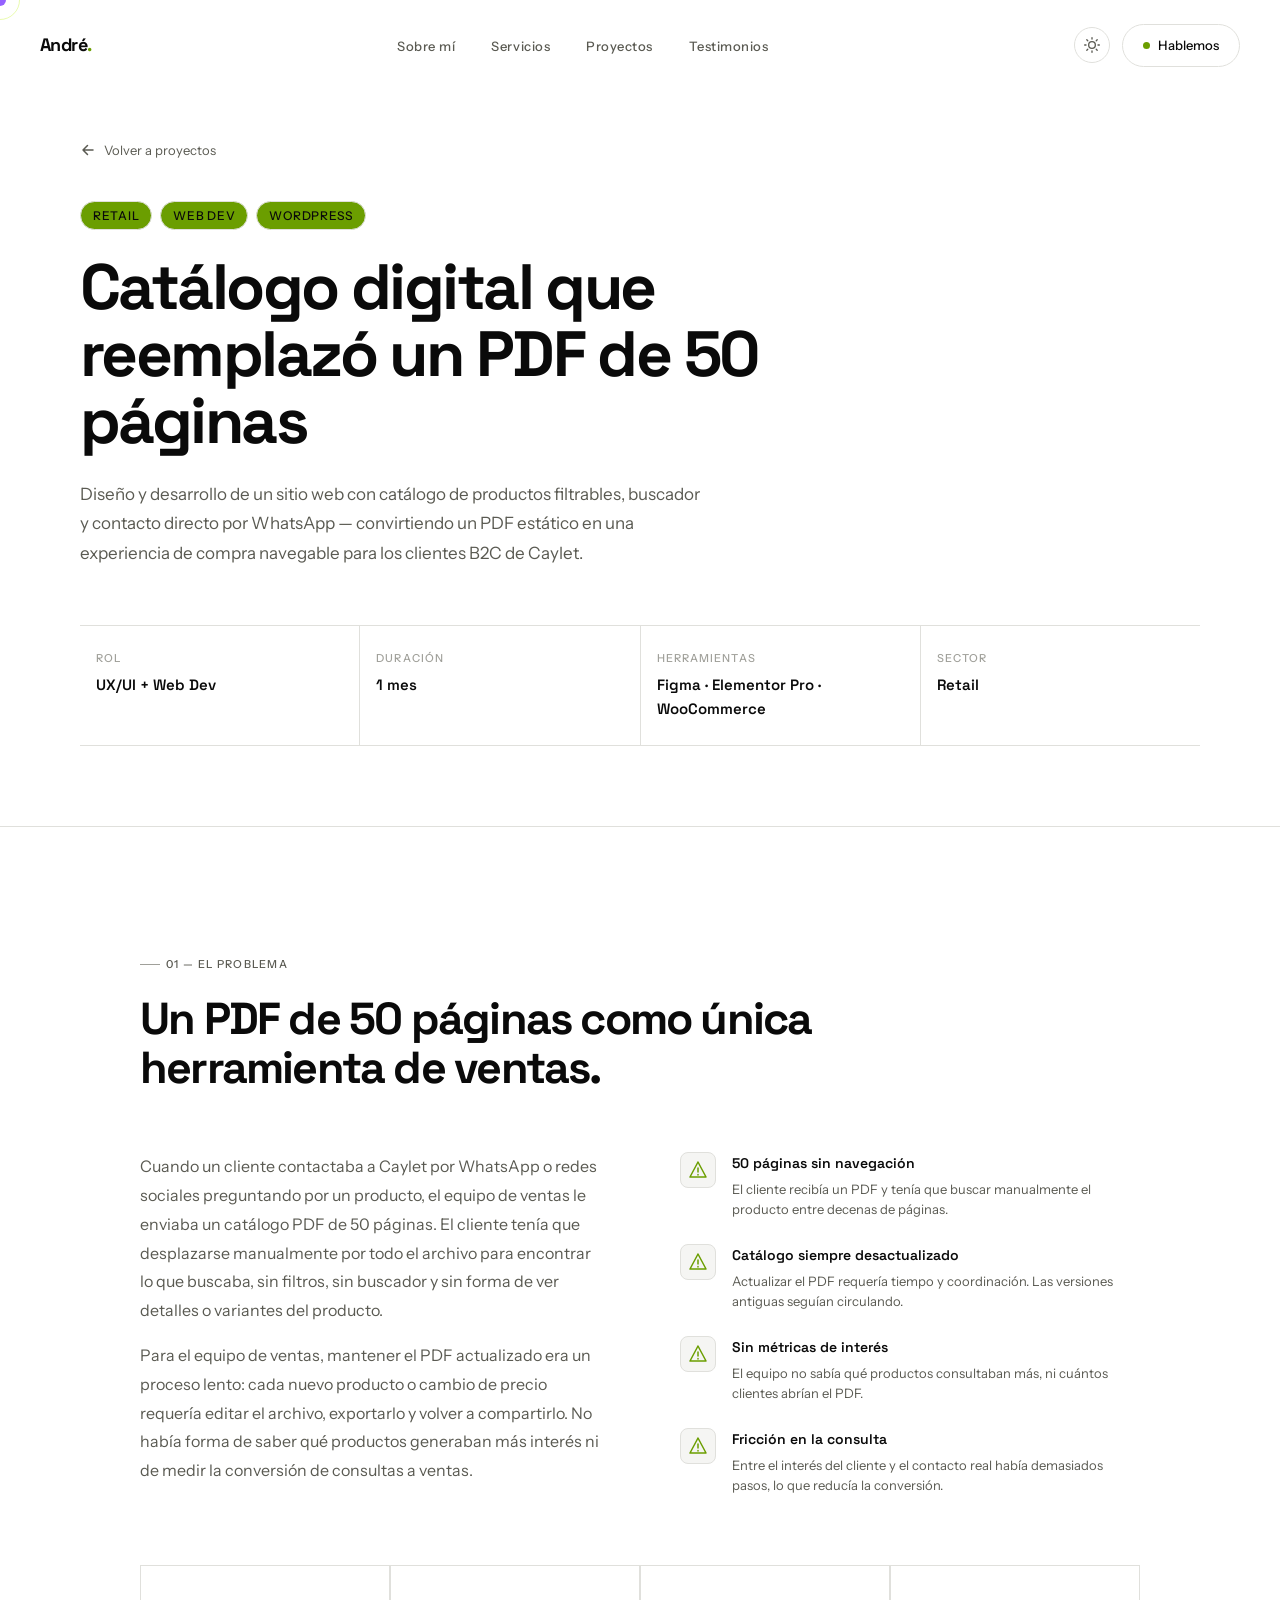
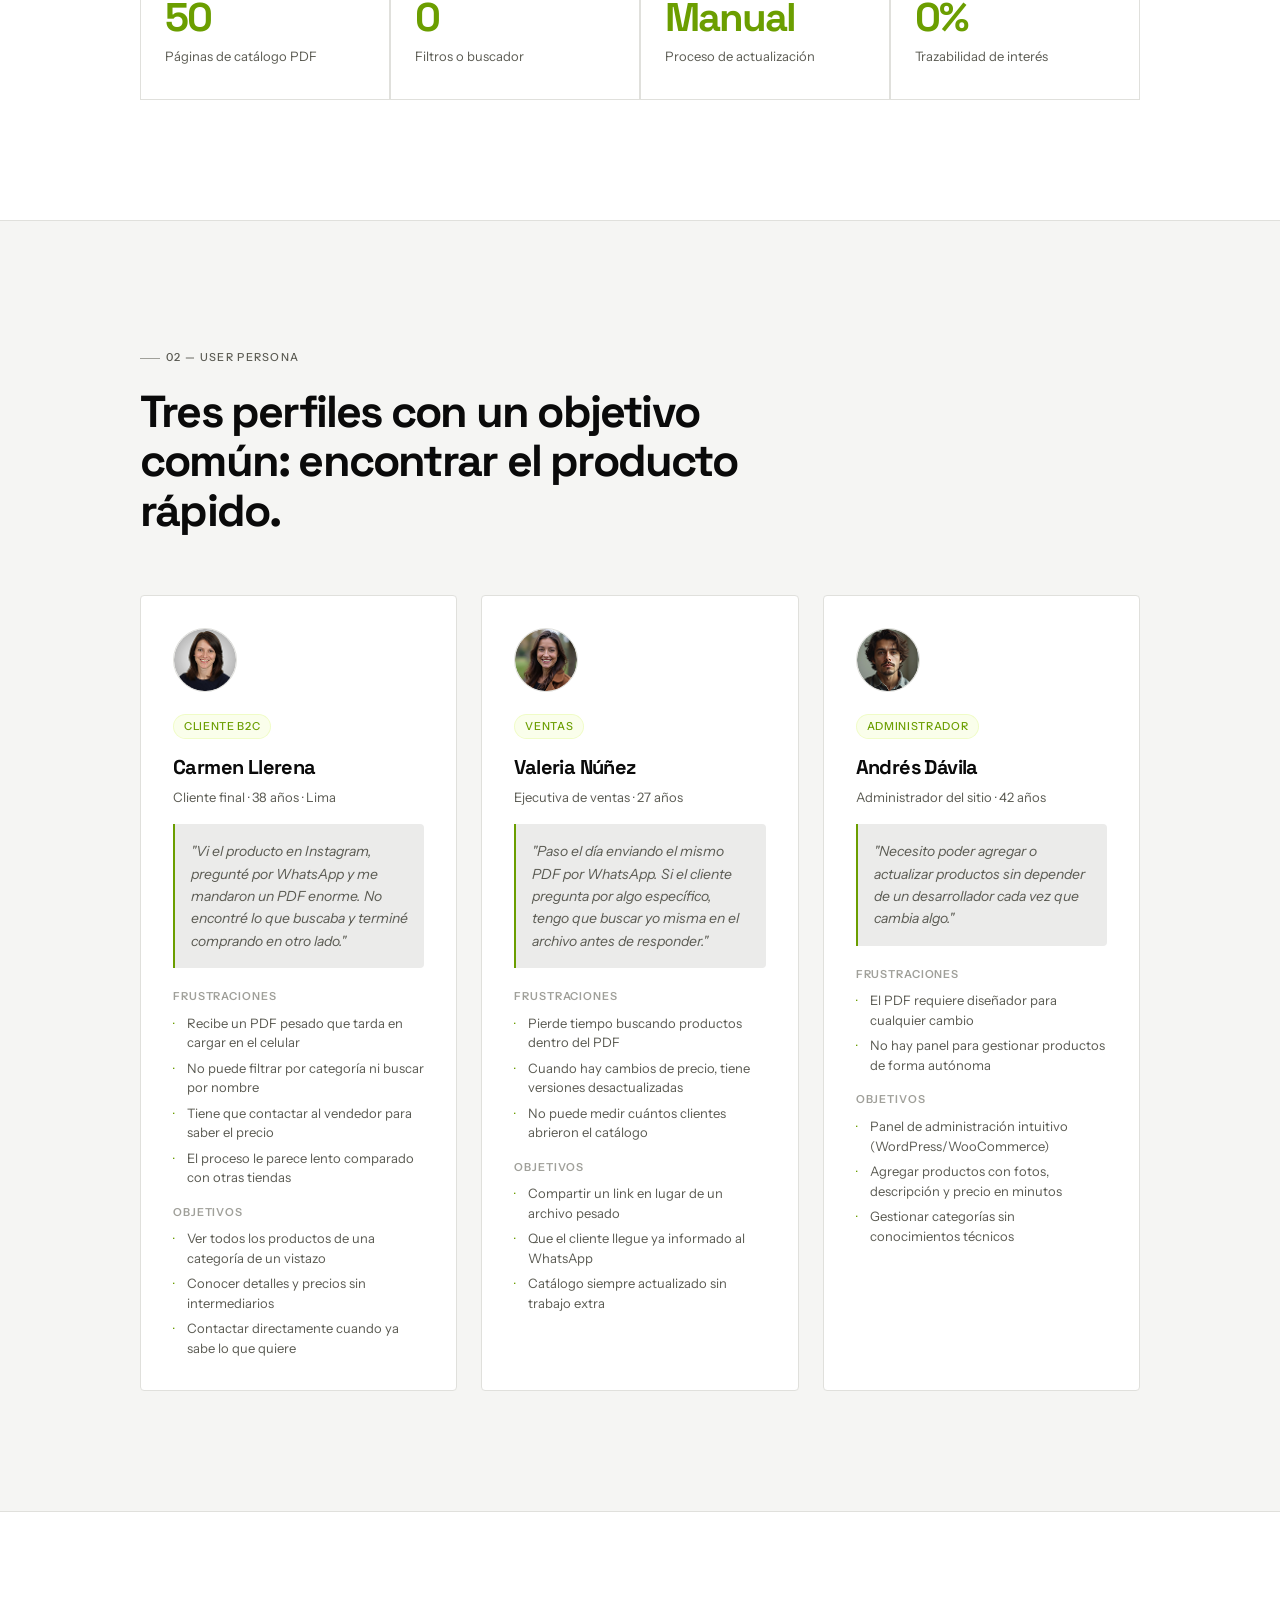
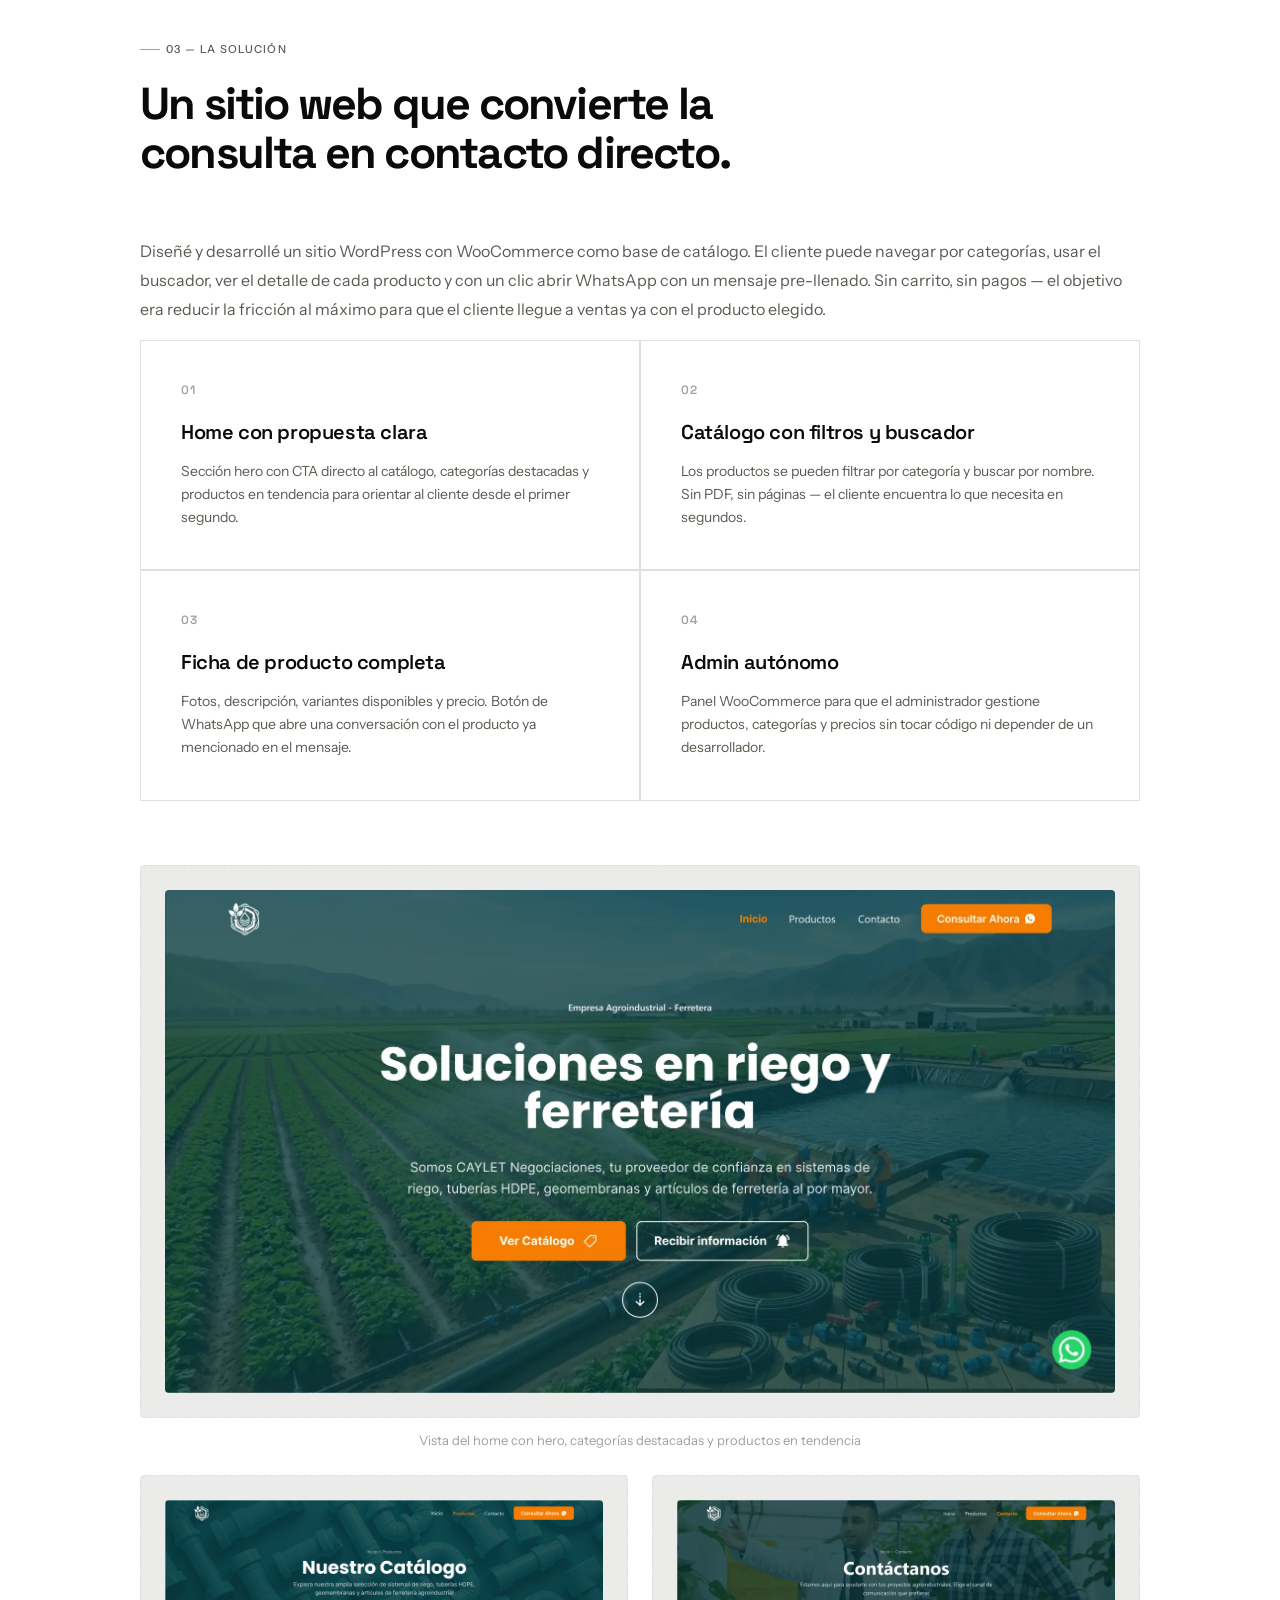
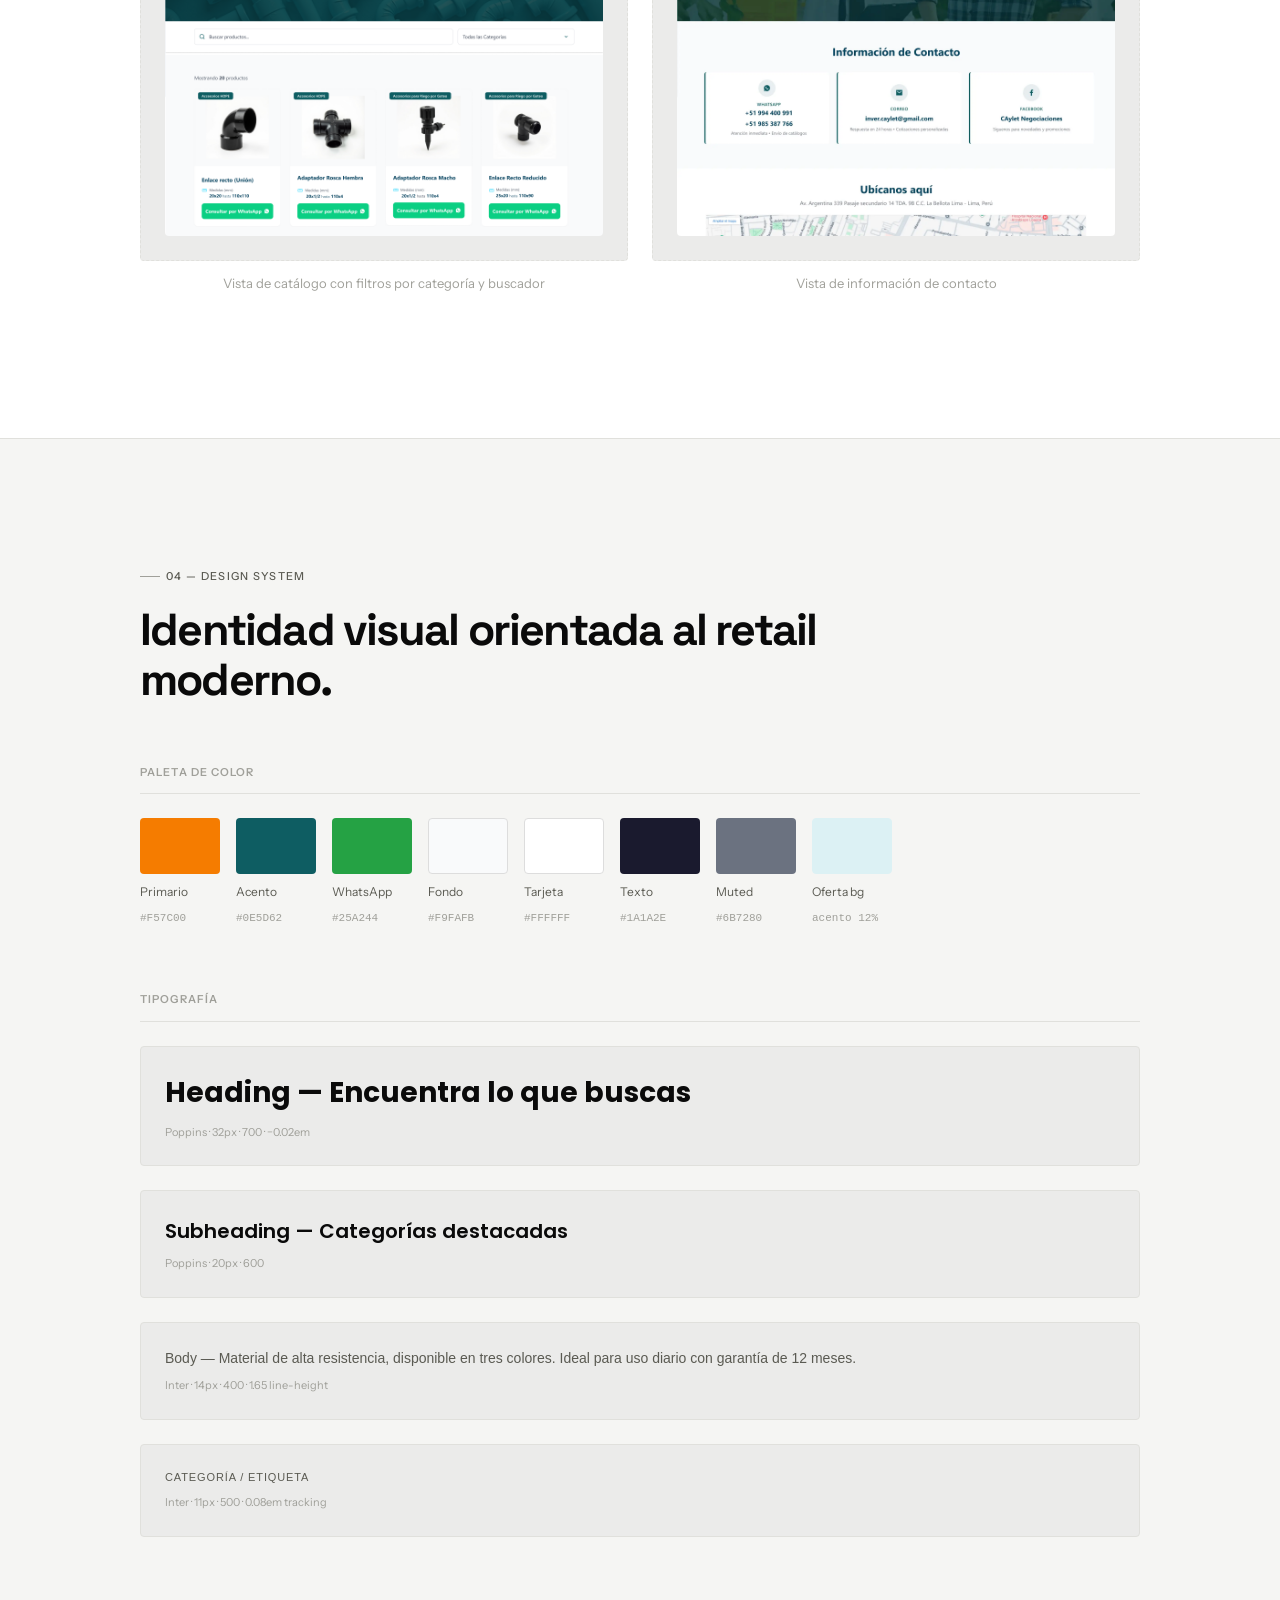
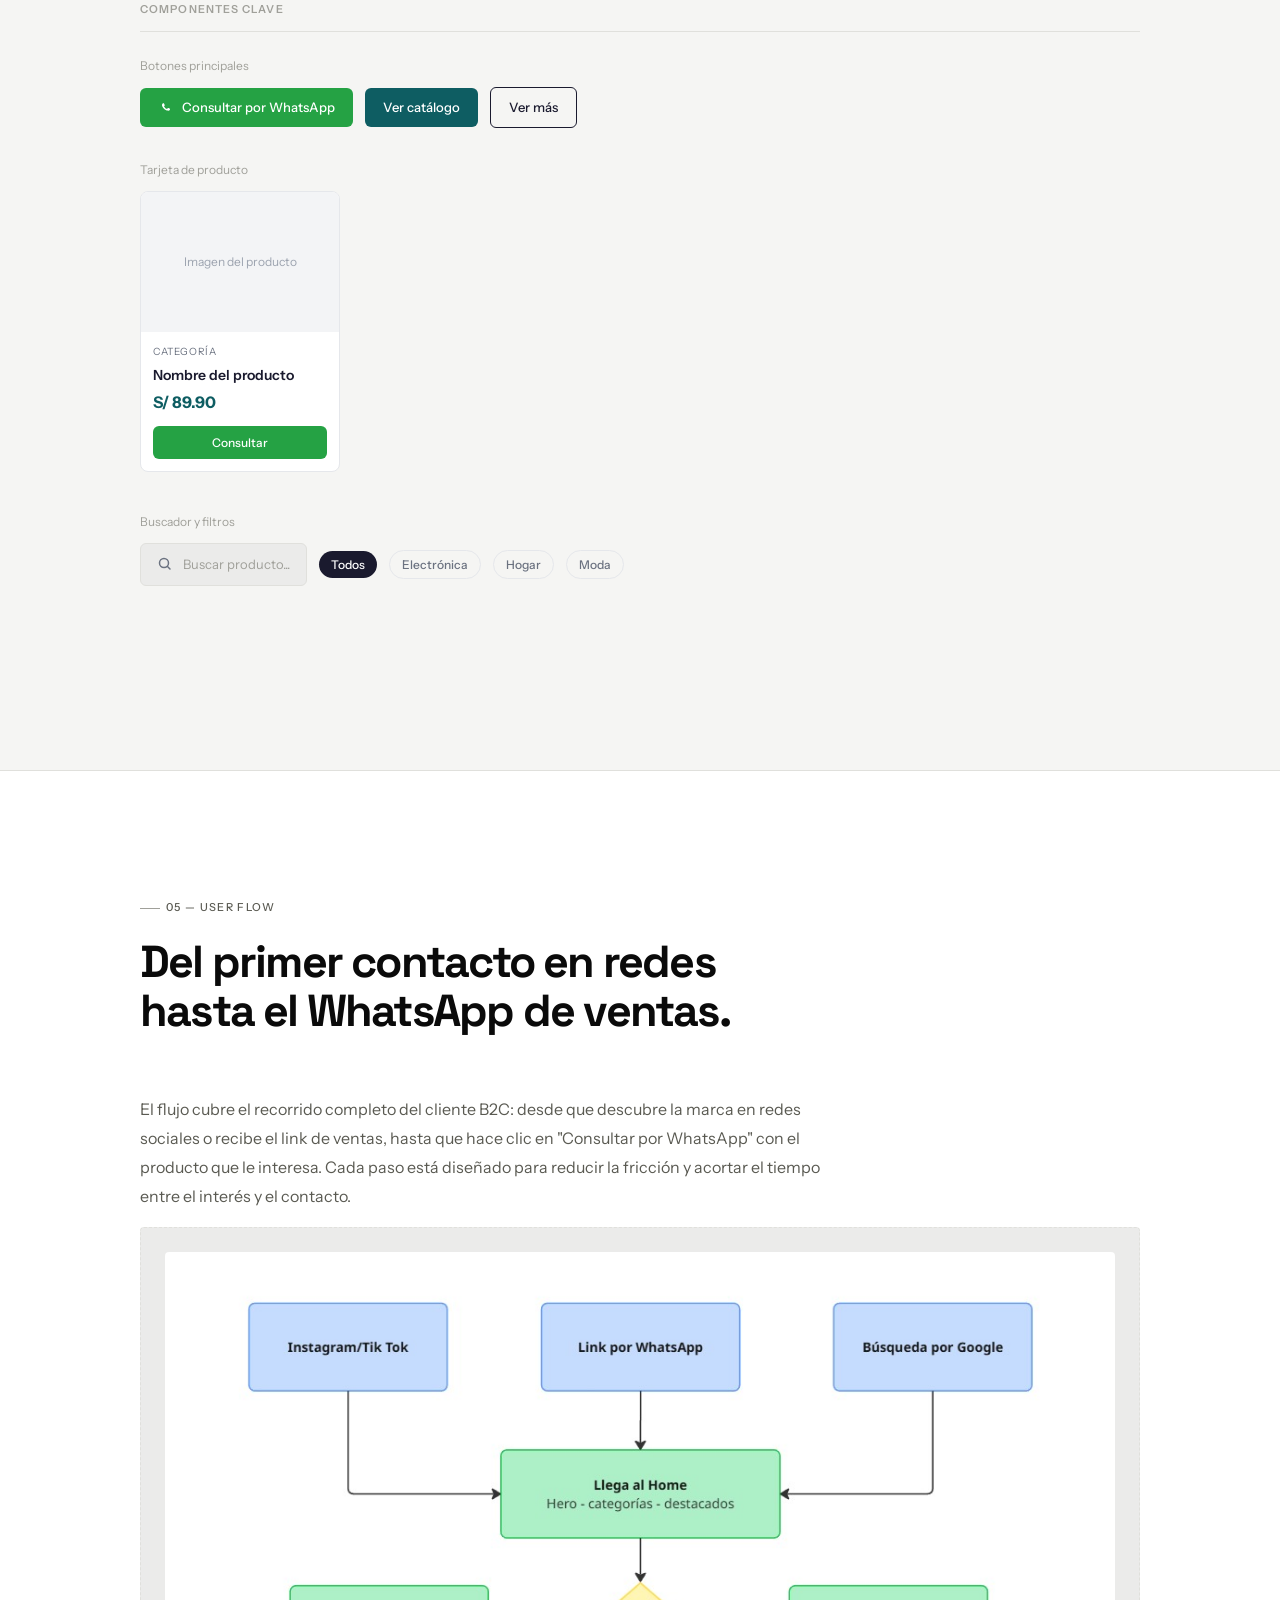
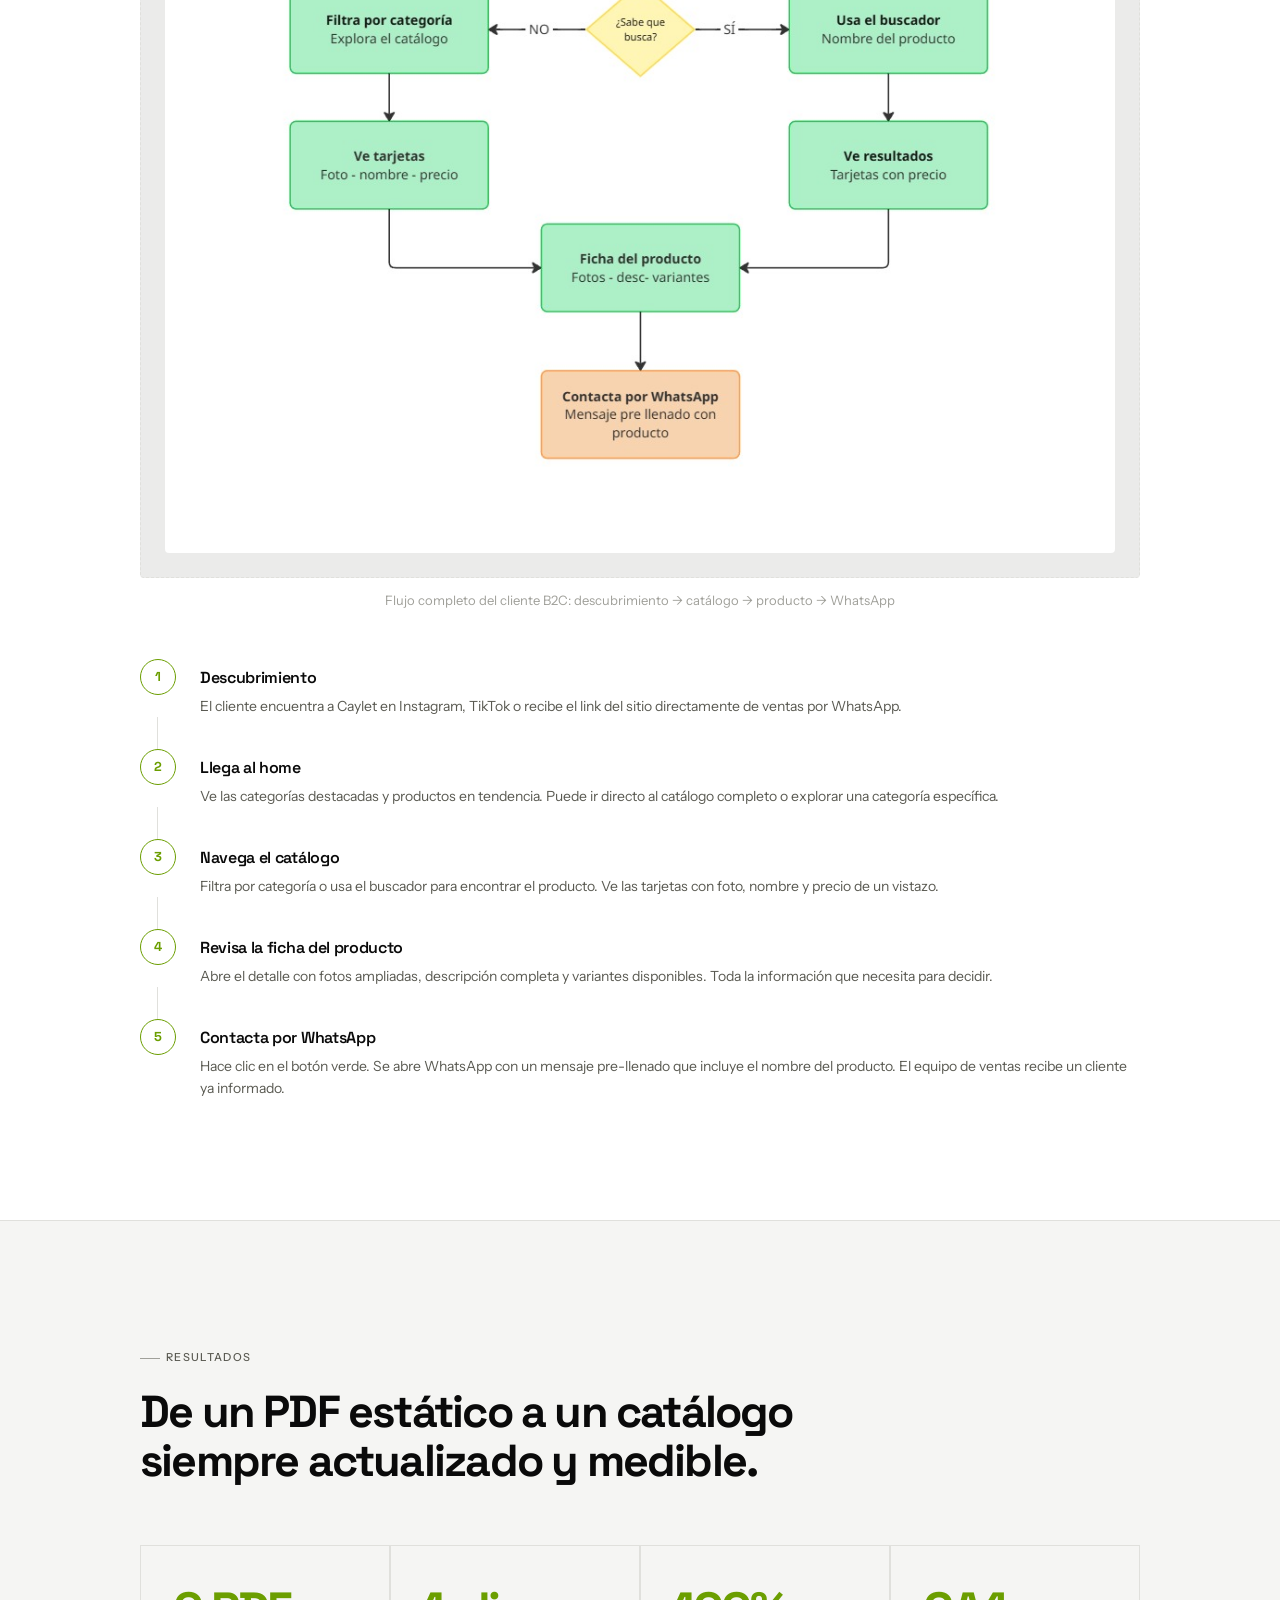
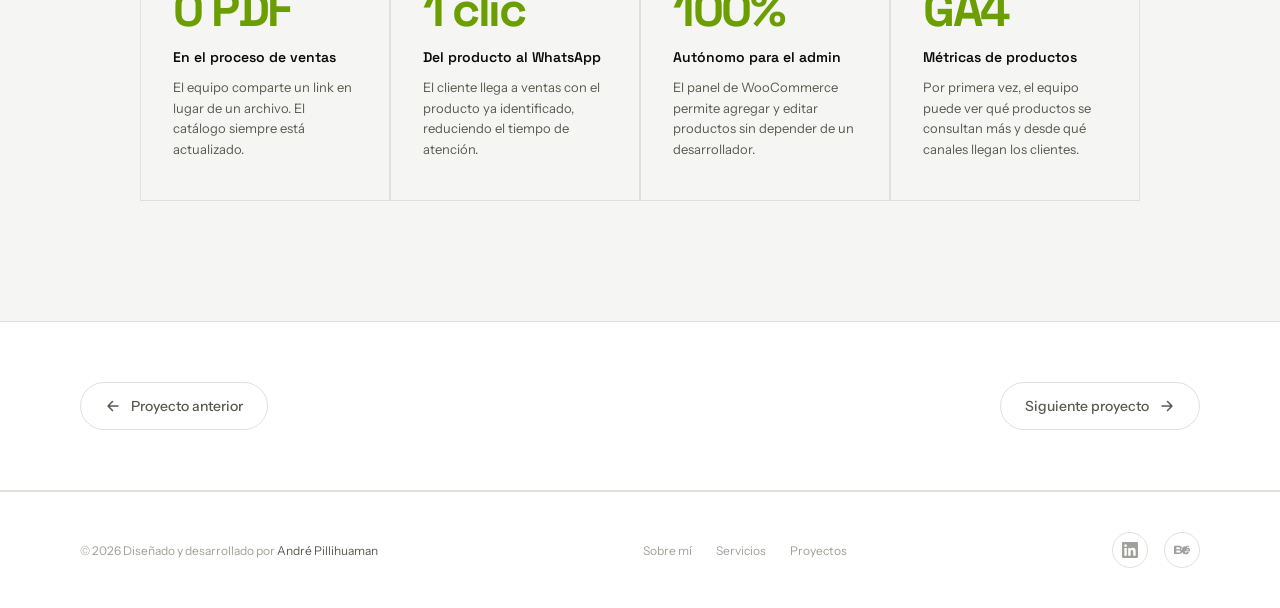
<file: project-caylet.html>
<!DOCTYPE html>
<html lang="es">
<head>
  <meta charset="UTF-8" />
  <meta name="viewport" content="width=device-width, initial-scale=1.0" />
  <title>Catálogo Digital Caylet — André Pilihuaman</title>
  <meta name="description" content="Caso de estudio: Catálogo digital que reemplazó un PDF de 50 páginas por un sitio web con filtros, buscador y contacto directo por WhatsApp." />

  <link rel="preconnect" href="https://fonts.googleapis.com" />
  <link rel="preconnect" href="https://fonts.gstatic.com" crossorigin />
  <link href="https://fonts.googleapis.com/css2?family=Instrument+Sans:ital,wght@0,400;0,500;0,600;1,400&family=Space+Grotesk:wght@300;400;500;600;700&display=swap" rel="stylesheet" />

  <link rel="stylesheet" href="css/styles.css" />
  <link rel="stylesheet" href="css/project.css" />
  <link rel="icon" type="image/png" href="images/favicon.svg" />
  <link href="https://fonts.googleapis.com/css2?family=Poppins:wght@400;600;700&display=swap" rel="stylesheet" />
<style>:root { --ds-font-display: 'Poppins', sans-serif; --ds-font-body: 'Inter', sans-serif; }</style>
</head>
<body>

  <!-- CURSOR -->
  <div class="cursor" id="cursor"></div>
  <div class="cursor-ring" id="cursorRing"></div>

  <!-- NAV -->
  <nav id="nav">
    <a href="index.html" class="nav-logo">André<span>.</span></a>
    <ul class="nav-links">
      <li><a href="index.html#about">Sobre mí</a></li>
      <li><a href="index.html#services">Servicios</a></li>
      <li><a href="index.html#projects">Proyectos</a></li>
      <li><a href="index.html#testimonials">Testimonios</a></li>
    </ul>
    <div class="nav-right">
      <button class="theme-toggle" id="themeToggle" aria-label="Cambiar tema">
        <svg class="icon-moon" width="16" height="16" viewBox="0 0 24 24" fill="none" stroke="currentColor" stroke-width="2" stroke-linecap="round" stroke-linejoin="round"><path d="M21 12.79A9 9 0 1111.21 3 7 7 0 0021 12.79z"/></svg>
        <svg class="icon-sun" width="16" height="16" viewBox="0 0 24 24" fill="none" stroke="currentColor" stroke-width="2" stroke-linecap="round" stroke-linejoin="round"><circle cx="12" cy="12" r="5"/><line x1="12" y1="1" x2="12" y2="3"/><line x1="12" y1="21" x2="12" y2="23"/><line x1="4.22" y1="4.22" x2="5.64" y2="5.64"/><line x1="18.36" y1="18.36" x2="19.78" y2="19.78"/><line x1="1" y1="12" x2="3" y2="12"/><line x1="21" y1="12" x2="23" y2="12"/><line x1="4.22" y1="19.78" x2="5.64" y2="18.36"/><line x1="18.36" y1="5.64" x2="19.78" y2="4.22"/></svg>
      </button>
      <a href="index.html#contact" class="nav-cta">
        <span class="dot"></span>
        Hablemos
      </a>
      <button class="hamburger" id="hamburger" aria-label="Menú">
        <span></span><span></span><span></span>
      </button>
    </div>
  </nav>

  <!-- OVERLAY + MENÚ MOBILE -->
  <div class="mobile-overlay" id="mobileOverlay"></div>
  <div class="mobile-menu" id="mobileMenu">
    <ul>
      <li><a href="index.html#about"        class="mobile-menu-link">Sobre mí</a></li>
      <li><a href="index.html#services"     class="mobile-menu-link">Servicios</a></li>
      <li><a href="index.html#projects"     class="mobile-menu-link">Proyectos</a></li>
      <li><a href="index.html#testimonials" class="mobile-menu-link">Testimonios</a></li>
      <li><a href="index.html#contact"      class="mobile-menu-link">Hablemos</a></li>
    </ul>
  </div>

  <!-- HERO -->
  <section class="project-hero">
    <div class="container">

      <a href="index.html#projects" class="back-link">
        <svg width="16" height="16" viewBox="0 0 16 16" fill="none"><path d="M13 8H3M7.5 3.5L3 8l4.5 4.5" stroke="currentColor" stroke-width="1.5" stroke-linecap="round" stroke-linejoin="round"/></svg>
        Volver a proyectos
      </a>

      <div class="project-hero-cats">
        <span class="project-cat-hero">Retail</span>
        <span class="project-cat-hero">Web Dev</span>
        <span class="project-cat-hero">WordPress</span>
      </div>

      <h1 class="project-hero-title">Catálogo digital que reemplazó un PDF de 50 páginas</h1>

      <p class="project-hero-desc">
        Diseño y desarrollo de un sitio web con catálogo de productos filtrables, buscador y contacto directo por WhatsApp — convirtiendo un PDF estático en una experiencia de compra navegable para los clientes B2C de Caylet.
      </p>

      <div class="project-meta">
        <div class="project-meta-item">
          <span class="meta-label">Rol</span>
          <span class="meta-value">UX/UI + Web Dev</span>
        </div>
        <div class="project-meta-item">
          <span class="meta-label">Duración</span>
          <span class="meta-value">1 mes</span>
        </div>
        <div class="project-meta-item">
          <span class="meta-label">Herramientas</span>
          <span class="meta-value">Figma · Elementor Pro · WooCommerce</span>
        </div>
        <div class="project-meta-item">
          <span class="meta-label">Sector</span>
          <span class="meta-value">Retail</span>
        </div>
      </div>

    </div>

    <!--<div class="project-hero-img-wrapper">
      <img src="images/project_caylet.png" alt="Catálogo digital Caylet" class="project-hero-img" />
      <div class="hero-mockup-fade"></div>
    </div>-->
  </section>

  <!-- 01 — EL PROBLEMA -->
  <section class="case-section" id="problema">
    <div class="container">
      <div class="case-section-inner">

        <div class="case-section-header reveal">
          <div class="tag">01 — El problema</div>
          <h2>Un PDF de 50 páginas como única herramienta de ventas.</h2>
        </div>

        <div class="case-two-col">
          <div class="case-text reveal reveal-delay-1">
            <p>Cuando un cliente contactaba a Caylet por WhatsApp o redes sociales preguntando por un producto, el equipo de ventas le enviaba un catálogo PDF de 50 páginas. El cliente tenía que desplazarse manualmente por todo el archivo para encontrar lo que buscaba, sin filtros, sin buscador y sin forma de ver detalles o variantes del producto.</p>
            <p>Para el equipo de ventas, mantener el PDF actualizado era un proceso lento: cada nuevo producto o cambio de precio requería editar el archivo, exportarlo y volver a compartirlo. No había forma de saber qué productos generaban más interés ni de medir la conversión de consultas a ventas.</p>
          </div>
          <div class="pain-points reveal reveal-delay-2">
            <div class="pain-point">
              <div class="pain-icon">
                <svg width="20" height="20" viewBox="0 0 20 20" fill="none"><path d="M10 2L2 17h16L10 2z" stroke="currentColor" stroke-width="1.5" stroke-linecap="round" stroke-linejoin="round"/><path d="M10 8v4M10 14.5v.5" stroke="currentColor" stroke-width="1.5" stroke-linecap="round"/></svg>
              </div>
              <div>
                <div class="pain-title">50 páginas sin navegación</div>
                <div class="pain-desc">El cliente recibía un PDF y tenía que buscar manualmente el producto entre decenas de páginas.</div>
              </div>
            </div>
            <div class="pain-point">
              <div class="pain-icon">
                <svg width="20" height="20" viewBox="0 0 20 20" fill="none"><path d="M10 2L2 17h16L10 2z" stroke="currentColor" stroke-width="1.5" stroke-linecap="round" stroke-linejoin="round"/><path d="M10 8v4M10 14.5v.5" stroke="currentColor" stroke-width="1.5" stroke-linecap="round"/></svg>
              </div>
              <div>
                <div class="pain-title">Catálogo siempre desactualizado</div>
                <div class="pain-desc">Actualizar el PDF requería tiempo y coordinación. Las versiones antiguas seguían circulando.</div>
              </div>
            </div>
            <div class="pain-point">
              <div class="pain-icon">
                <svg width="20" height="20" viewBox="0 0 20 20" fill="none"><path d="M10 2L2 17h16L10 2z" stroke="currentColor" stroke-width="1.5" stroke-linecap="round" stroke-linejoin="round"/><path d="M10 8v4M10 14.5v.5" stroke="currentColor" stroke-width="1.5" stroke-linecap="round"/></svg>
              </div>
              <div>
                <div class="pain-title">Sin métricas de interés</div>
                <div class="pain-desc">El equipo no sabía qué productos consultaban más, ni cuántos clientes abrían el PDF.</div>
              </div>
            </div>
            <div class="pain-point">
              <div class="pain-icon">
                <svg width="20" height="20" viewBox="0 0 20 20" fill="none"><path d="M10 2L2 17h16L10 2z" stroke="currentColor" stroke-width="1.5" stroke-linecap="round" stroke-linejoin="round"/><path d="M10 8v4M10 14.5v.5" stroke="currentColor" stroke-width="1.5" stroke-linecap="round"/></svg>
              </div>
              <div>
                <div class="pain-title">Fricción en la consulta</div>
                <div class="pain-desc">Entre el interés del cliente y el contacto real había demasiados pasos, lo que reducía la conversión.</div>
              </div>
            </div>
          </div>
        </div>

        <div class="problem-stats reveal reveal-delay-3">
          <div class="problem-stat">
            <div class="problem-stat-num">50</div>
            <div class="problem-stat-label">Páginas de catálogo PDF</div>
          </div>
          <div class="problem-stat">
            <div class="problem-stat-num">0</div>
            <div class="problem-stat-label">Filtros o buscador</div>
          </div>
          <div class="problem-stat">
            <div class="problem-stat-num">Manual</div>
            <div class="problem-stat-label">Proceso de actualización</div>
          </div>
          <div class="problem-stat">
            <div class="problem-stat-num">0%</div>
            <div class="problem-stat-label">Trazabilidad de interés</div>
          </div>
        </div>

      </div>
    </div>
  </section>

  <!-- 02 — USER PERSONA -->
  <section class="case-section case-section--alt" id="persona">
    <div class="container">
      <div class="case-section-inner">

        <div class="case-section-header reveal">
          <div class="tag">02 — User persona</div>
          <h2>Tres perfiles con un objetivo común: encontrar el producto rápido.</h2>
        </div>

        <div class="personas-grid">

          <div class="persona-card reveal reveal-delay-1">
            <div class="persona-avatar">
              <img src="Images_projects/SitioWeb_Caylet/carmen.png" alt="">
            </div>
            <div class="persona-info">
              <div class="persona-role-tag">Cliente B2C</div>
              <h3 class="persona-name">Carmen Llerena</h3>
              <div class="persona-job">Cliente final · 38 años · Lima</div>
              <p class="persona-quote">"Vi el producto en Instagram, pregunté por WhatsApp y me mandaron un PDF enorme. No encontré lo que buscaba y terminé comprando en otro lado."</p>
              <div class="persona-details">
                <div class="persona-detail-block">
                  <div class="persona-detail-title">Frustraciones</div>
                  <ul>
                    <li>Recibe un PDF pesado que tarda en cargar en el celular</li>
                    <li>No puede filtrar por categoría ni buscar por nombre</li>
                    <li>Tiene que contactar al vendedor para saber el precio</li>
                    <li>El proceso le parece lento comparado con otras tiendas</li>
                  </ul>
                </div>
                <div class="persona-detail-block">
                  <div class="persona-detail-title">Objetivos</div>
                  <ul>
                    <li>Ver todos los productos de una categoría de un vistazo</li>
                    <li>Conocer detalles y precios sin intermediarios</li>
                    <li>Contactar directamente cuando ya sabe lo que quiere</li>
                  </ul>
                </div>
              </div>
            </div>
          </div>

          <div class="persona-card reveal reveal-delay-2">
            <div class="persona-avatar">
              <img src="Images_projects/SitioWeb_Caylet/valeria.png" alt="">
            </div>
            <div class="persona-info">
              <div class="persona-role-tag persona-role-tag--secondary">Ventas</div>
              <h3 class="persona-name">Valeria Núñez</h3>
              <div class="persona-job">Ejecutiva de ventas · 27 años</div>
              <p class="persona-quote">"Paso el día enviando el mismo PDF por WhatsApp. Si el cliente pregunta por algo específico, tengo que buscar yo misma en el archivo antes de responder."</p>
              <div class="persona-details">
                <div class="persona-detail-block">
                  <div class="persona-detail-title">Frustraciones</div>
                  <ul>
                    <li>Pierde tiempo buscando productos dentro del PDF</li>
                    <li>Cuando hay cambios de precio, tiene versiones desactualizadas</li>
                    <li>No puede medir cuántos clientes abrieron el catálogo</li>
                  </ul>
                </div>
                <div class="persona-detail-block">
                  <div class="persona-detail-title">Objetivos</div>
                  <ul>
                    <li>Compartir un link en lugar de un archivo pesado</li>
                    <li>Que el cliente llegue ya informado al WhatsApp</li>
                    <li>Catálogo siempre actualizado sin trabajo extra</li>
                  </ul>
                </div>
              </div>
            </div>
          </div>

          <div class="persona-card reveal reveal-delay-3">
            <div class="persona-avatar">
              <img src="Images_projects/SitioWeb_Caylet/andrés.png" alt="">
            </div>
            <div class="persona-info">
              <div class="persona-role-tag persona-role-tag--tertiary">Administrador</div>
              <h3 class="persona-name">Andrés Dávila</h3>
              <div class="persona-job">Administrador del sitio · 42 años</div>
              <p class="persona-quote">"Necesito poder agregar o actualizar productos sin depender de un desarrollador cada vez que cambia algo."</p>
              <div class="persona-details">
                <div class="persona-detail-block">
                  <div class="persona-detail-title">Frustraciones</div>
                  <ul>
                    <li>El PDF requiere diseñador para cualquier cambio</li>
                    <li>No hay panel para gestionar productos de forma autónoma</li>
                  </ul>
                </div>
                <div class="persona-detail-block">
                  <div class="persona-detail-title">Objetivos</div>
                  <ul>
                    <li>Panel de administración intuitivo (WordPress/WooCommerce)</li>
                    <li>Agregar productos con fotos, descripción y precio en minutos</li>
                    <li>Gestionar categorías sin conocimientos técnicos</li>
                  </ul>
                </div>
              </div>
            </div>
          </div>

        </div>
      </div>
    </div>
  </section>

  <!-- 03 — LA SOLUCIÓN -->
  <section class="case-section" id="solucion">
    <div class="container">
      <div class="case-section-inner">

        <div class="case-section-header reveal">
          <div class="tag">03 — La solución</div>
          <h2>Un sitio web que convierte la consulta en contacto directo.</h2>
        </div>

        <div class="case-text case-text--centered reveal reveal-delay-1">
          <p>Diseñé y desarrollé un sitio WordPress con WooCommerce como base de catálogo. El cliente puede navegar por categorías, usar el buscador, ver el detalle de cada producto y con un clic abrir WhatsApp con un mensaje pre-llenado. Sin carrito, sin pagos — el objetivo era reducir la fricción al máximo para que el cliente llegue a ventas ya con el producto elegido.</p>
        </div>

        <div class="features-grid reveal reveal-delay-2">
          <div class="feature-item">
            <div class="feature-num">01</div>
            <div class="feature-name">Home con propuesta clara</div>
            <div class="feature-desc">Sección hero con CTA directo al catálogo, categorías destacadas y productos en tendencia para orientar al cliente desde el primer segundo.</div>
          </div>
          <div class="feature-item">
            <div class="feature-num">02</div>
            <div class="feature-name">Catálogo con filtros y buscador</div>
            <div class="feature-desc">Los productos se pueden filtrar por categoría y buscar por nombre. Sin PDF, sin páginas — el cliente encuentra lo que necesita en segundos.</div>
          </div>
          <div class="feature-item">
            <div class="feature-num">03</div>
            <div class="feature-name">Ficha de producto completa</div>
            <div class="feature-desc">Fotos, descripción, variantes disponibles y precio. Botón de WhatsApp que abre una conversación con el producto ya mencionado en el mensaje.</div>
          </div>
          <div class="feature-item">
            <div class="feature-num">04</div>
            <div class="feature-name">Admin autónomo</div>
            <div class="feature-desc">Panel WooCommerce para que el administrador gestione productos, categorías y precios sin tocar código ni depender de un desarrollador.</div>
          </div>
        </div>

        <div class="case-img-block reveal reveal-delay-3">
          <div class="img-placeholder img-placeholder--wide">
            <img src="Images_projects/SitioWeb_Caylet/home_caylet.webp" alt="">
          </div>
          <p class="img-caption">Vista del home con hero, categorías destacadas y productos en tendencia</p>
        </div>

        <div class="case-img-row">
          <div class="case-img-block reveal reveal-delay-1">
            <div class="img-placeholder img-placeholder--half">
              <img src="Images_projects/SitioWeb_Caylet/catálogo_caylet.png" alt="">
            </div>
            <p class="img-caption">Vista de catálogo con filtros por categoría y buscador</p>
          </div>
          <div class="case-img-block reveal reveal-delay-2">
            <div class="img-placeholder img-placeholder--half">
              <img src="Images_projects/SitioWeb_Caylet/contacto_caylet.webp" alt="">
            </div>
            <p class="img-caption">Vista de información de contacto</p>
          </div>
        </div>

      </div>
    </div>
  </section>

  <!-- 04 — DESIGN SYSTEM -->
  <section class="case-section case-section--alt" id="design-system">
    <div class="container">
      <div class="case-section-inner">

        <div class="case-section-header reveal">
          <div class="tag">04 — Design system</div>
          <h2>Identidad visual orientada al retail moderno.</h2>
        </div>

        <div class="ds-block reveal reveal-delay-1">
          <div class="ds-block-title">Paleta de color</div>
          <div class="ds-colors">
            <div class="ds-color-item">
              <div class="ds-color-swatch" style="background:#F57C00;"></div>
              <div class="ds-color-name">Primario</div>
              <div class="ds-color-hex">#F57C00</div>
            </div>
            <div class="ds-color-item">
              <div class="ds-color-swatch" style="background:#0E5D62;"></div>
              <div class="ds-color-name">Acento</div>
              <div class="ds-color-hex">#0E5D62</div>
            </div>
            <div class="ds-color-item">
              <div class="ds-color-swatch" style="background:#25A244;"></div>
              <div class="ds-color-name">WhatsApp</div>
              <div class="ds-color-hex">#25A244</div>
            </div>
            <div class="ds-color-item">
              <div class="ds-color-swatch" style="background:#F9FAFB; border:1px solid #ddd;"></div>
              <div class="ds-color-name">Fondo</div>
              <div class="ds-color-hex">#F9FAFB</div>
            </div>
            <div class="ds-color-item">
              <div class="ds-color-swatch" style="background:#ffffff; border:1px solid #ddd;"></div>
              <div class="ds-color-name">Tarjeta</div>
              <div class="ds-color-hex">#FFFFFF</div>
            </div>
            <div class="ds-color-item">
              <div class="ds-color-swatch" style="background:#1A1A2E;"></div>
              <div class="ds-color-name">Texto</div>
              <div class="ds-color-hex">#1A1A2E</div>
            </div>
            <div class="ds-color-item">
              <div class="ds-color-swatch" style="background:#6B7280;"></div>
              <div class="ds-color-name">Muted</div>
              <div class="ds-color-hex">#6B7280</div>
            </div>
            <div class="ds-color-item">
              <div class="ds-color-swatch" style="background:#33DAFE; opacity:0.12; border:1px solid #33DAFE;"></div>
              <div class="ds-color-name">Oferta bg</div>
              <div class="ds-color-hex">acento 12%</div>
            </div>
          </div>
        </div>

        <div class="ds-block reveal reveal-delay-2">
          <div class="ds-block-title">Tipografía</div>
          <div class="ds-typography">
            <div class="ds-type-item">
              <div class="ds-type-sample ds-type-h1">Heading — Encuentra lo que buscas</div>
              <div class="ds-type-meta">Poppins · 32px · 700 · −0.02em</div>
            </div>
            <div class="ds-type-item">
              <div class="ds-type-sample ds-type-h2">Subheading — Categorías destacadas</div>
              <div class="ds-type-meta">Poppins · 20px · 600</div>
            </div>
            <div class="ds-type-item">
              <div class="ds-type-sample ds-type-body">Body — Material de alta resistencia, disponible en tres colores. Ideal para uso diario con garantía de 12 meses.</div>
              <div class="ds-type-meta">Inter · 14px · 400 · 1.65 line-height</div>
            </div>
            <div class="ds-type-item">
              <div class="ds-type-sample ds-type-label">CATEGORÍA / ETIQUETA</div>
              <div class="ds-type-meta">Inter · 11px · 500 · 0.08em tracking</div>
            </div>
          </div>
        </div>

        <div class="ds-block reveal reveal-delay-3">
          <div class="ds-block-title">Componentes clave</div>
          <div class="ds-components">

            <div class="ds-component-group">
              <div class="ds-component-label">Botones principales</div>
              <div class="ds-component-row">
                <div class="ds-btn" style="background:#25A244;color:#fff;display:flex;align-items:center;gap:8px;">
                  <svg width="16" height="16" viewBox="0 0 24 24" fill="currentColor"><path d="M17.472 14.382c-.297-.149-1.758-.867-2.03-.967-.273-.099-.471-.148-.67.15-.197.297-.767.966-.94 1.164-.173.199-.347.223-.644.075-.297-.15-1.255-.463-2.39-1.475-.883-.788-1.48-1.761-1.653-2.059-.173-.297-.018-.458.13-.606.134-.133.298-.347.446-.52.149-.174.198-.298.298-.497.099-.198.05-.371-.025-.52-.075-.149-.669-1.612-.916-2.207-.242-.579-.487-.5-.669-.51a8 8 0 00-.57-.01c-.198 0-.52.074-.792.372-.272.297-1.04 1.016-1.04 2.479 0 1.462 1.065 2.875 1.213 3.074.149.198 2.096 3.2 5.077 4.487.709.306 1.262.489 1.694.625.712.227 1.36.195 1.871.118.571-.085 1.758-.719 2.006-1.413.248-.694.248-1.289.173-1.413z"/></svg>
                  Consultar por WhatsApp
                </div>
                <div class="ds-btn" style="background:#0E5D62;color:#fff;">Ver catálogo</div>
                <div class="ds-btn" style="background:transparent;color:#1A1A2E;border:1px solid #1A1A2E;">Ver más</div>
              </div>
            </div>

            <div class="ds-component-group">
              <div class="ds-component-label">Tarjeta de producto</div>
              <div style="display:inline-block;background:#ffffff;border:1px solid #e5e7eb;border-radius:8px;overflow:hidden;width:200px;">
                <div style="background:#f3f4f6;height:140px;display:flex;align-items:center;justify-content:center;font-size:12px;color:#9ca3af;">Imagen del producto</div>
                <div style="padding:12px;">
                  <div style="font-size:10px;color:#6B7280;letter-spacing:0.06em;text-transform:uppercase;margin-bottom:4px;">Categoría</div>
                  <div style="font-size:14px;font-weight:600;color:#1A1A2E;margin-bottom:4px;">Nombre del producto</div>
                  <div style="font-size:16px;font-weight:700;color:#0E5D62;margin-bottom:10px;">S/ 89.90</div>
                  <div style="background:#25A244;color:#fff;border-radius:6px;padding:7px 12px;font-size:12px;font-weight:500;text-align:center;">Consultar</div>
                </div>
              </div>
            </div>

            <div class="ds-component-group">
              <div class="ds-component-label">Buscador y filtros</div>
              <div style="display:flex;gap:12px;flex-wrap:wrap;align-items:center;">
                <div class="ds-input-wrapper" style="max-width:280px;">
                  <svg width="16" height="16" viewBox="0 0 16 16" fill="none"><circle cx="7" cy="7" r="4.5" stroke="#6B7280" stroke-width="1.5"/><path d="M10.5 10.5L13 13" stroke="#6B7280" stroke-width="1.5" stroke-linecap="round"/></svg>
                  <span class="ds-input-placeholder">Buscar producto...</span>
                </div>
                <div class="ds-badge" style="background:#1A1A2E;color:#fff;border:none;cursor:default;">Todos</div>
                <div class="ds-badge" style="background:transparent;color:#6B7280;border:1px solid #e5e7eb;cursor:default;">Electrónica</div>
                <div class="ds-badge" style="background:transparent;color:#6B7280;border:1px solid #e5e7eb;cursor:default;">Hogar</div>
                <div class="ds-badge" style="background:transparent;color:#6B7280;border:1px solid #e5e7eb;cursor:default;">Moda</div>
              </div>
            </div>

          </div>
        </div>

      </div>
    </div>
  </section>

  <!-- 05 — USER FLOW -->
  <section class="case-section" id="user-flow">
    <div class="container">
      <div class="case-section-inner">

        <div class="case-section-header reveal">
          <div class="tag">05 — User flow</div>
          <h2>Del primer contacto en redes hasta el WhatsApp de ventas.</h2>
        </div>

        <div class="case-text reveal reveal-delay-1">
          <p>El flujo cubre el recorrido completo del cliente B2C: desde que descubre la marca en redes sociales o recibe el link de ventas, hasta que hace clic en "Consultar por WhatsApp" con el producto que le interesa. Cada paso está diseñado para reducir la fricción y acortar el tiempo entre el interés y el contacto.</p>
        </div>

        <div class="case-img-block reveal reveal-delay-2">
          <div class="img-placeholder img-placeholder--flow">
            <img src="Images_projects/SitioWeb_Caylet/user_flow_caylet.jpg" alt="">
          </div>
          <p class="img-caption">Flujo completo del cliente B2C: descubrimiento → catálogo → producto → WhatsApp</p>
        </div>

        <div class="flow-steps reveal reveal-delay-3">
          <div class="flow-step">
            <div class="flow-step-num">1</div>
            <div class="flow-step-content">
              <div class="flow-step-title">Descubrimiento</div>
              <div class="flow-step-desc">El cliente encuentra a Caylet en Instagram, TikTok o recibe el link del sitio directamente de ventas por WhatsApp.</div>
            </div>
          </div>
          <div class="flow-connector"></div>
          <div class="flow-step">
            <div class="flow-step-num">2</div>
            <div class="flow-step-content">
              <div class="flow-step-title">Llega al home</div>
              <div class="flow-step-desc">Ve las categorías destacadas y productos en tendencia. Puede ir directo al catálogo completo o explorar una categoría específica.</div>
            </div>
          </div>
          <div class="flow-connector"></div>
          <div class="flow-step">
            <div class="flow-step-num">3</div>
            <div class="flow-step-content">
              <div class="flow-step-title">Navega el catálogo</div>
              <div class="flow-step-desc">Filtra por categoría o usa el buscador para encontrar el producto. Ve las tarjetas con foto, nombre y precio de un vistazo.</div>
            </div>
          </div>
          <div class="flow-connector"></div>
          <div class="flow-step">
            <div class="flow-step-num">4</div>
            <div class="flow-step-content">
              <div class="flow-step-title">Revisa la ficha del producto</div>
              <div class="flow-step-desc">Abre el detalle con fotos ampliadas, descripción completa y variantes disponibles. Toda la información que necesita para decidir.</div>
            </div>
          </div>
          <div class="flow-connector"></div>
          <div class="flow-step">
            <div class="flow-step-num">5</div>
            <div class="flow-step-content">
              <div class="flow-step-title">Contacta por WhatsApp</div>
              <div class="flow-step-desc">Hace clic en el botón verde. Se abre WhatsApp con un mensaje pre-llenado que incluye el nombre del producto. El equipo de ventas recibe un cliente ya informado.</div>
            </div>
          </div>
        </div>

      </div>
    </div>
  </section>

  <!-- RESULTADOS -->
  <section class="case-section case-section--alt" id="resultados">
    <div class="container">
      <div class="case-section-inner">

        <div class="case-section-header reveal">
          <div class="tag">Resultados</div>
          <h2>De un PDF estático a un catálogo siempre actualizado y medible.</h2>
        </div>

        <div class="results-grid">
          <div class="result-item reveal reveal-delay-1">
            <div class="result-num">0 PDF</div>
            <div class="result-label">En el proceso de ventas</div>
            <div class="result-desc">El equipo comparte un link en lugar de un archivo. El catálogo siempre está actualizado.</div>
          </div>
          <div class="result-item reveal reveal-delay-2">
            <div class="result-num">1 clic</div>
            <div class="result-label">Del producto al WhatsApp</div>
            <div class="result-desc">El cliente llega a ventas con el producto ya identificado, reduciendo el tiempo de atención.</div>
          </div>
          <div class="result-item reveal reveal-delay-3">
            <div class="result-num">100%</div>
            <div class="result-label">Autónomo para el admin</div>
            <div class="result-desc">El panel de WooCommerce permite agregar y editar productos sin depender de un desarrollador.</div>
          </div>
          <div class="result-item reveal reveal-delay-4">
            <div class="result-num">GA4</div>
            <div class="result-label">Métricas de productos</div>
            <div class="result-desc">Por primera vez, el equipo puede ver qué productos se consultan más y desde qué canales llegan los clientes.</div>
          </div>
        </div>

      </div>
    </div>
  </section>

  <!-- NAVEGACIÓN ENTRE PROYECTOS -->
  <section class="project-nav-section">
    <div class="container">
      <div class="project-nav-inner">
        <a href="project-reclamos.html" class="project-nav-back">
          <svg width="16" height="16" viewBox="0 0 16 16" fill="none"><path d="M13 8H3M7.5 3.5L3 8l4.5 4.5" stroke="currentColor" stroke-width="1.5" stroke-linecap="round" stroke-linejoin="round"/></svg>
          Proyecto anterior
        </a>
        <a href="project-brasper.html" class="project-nav-next">
          Siguiente proyecto
          <svg width="16" height="16" viewBox="0 0 16 16" fill="none"><path d="M3 8h10M8.5 3.5L13 8l-4.5 4.5" stroke="currentColor" stroke-width="1.5" stroke-linecap="round" stroke-linejoin="round"/></svg>
        </a>
      </div>
    </div>
  </section>

  <!-- FOOTER -->
  <footer>
    <div class="container">
      <div class="footer-inner">
        <div class="footer-copy">© 2026 Diseñado y desarrollado por <span>André Pillihuaman</span></div>
        <div class="footer-links">
          <a href="index.html#about">Sobre mí</a>
          <a href="index.html#services">Servicios</a>
          <a href="index.html#projects">Proyectos</a>
        </div>
        <div class="footer-socials">
          <a href="https://www.linkedin.com/in/andr%C3%A9-pillihuaman/" target="_blank" aria-label="LinkedIn">
            <svg width="16" height="16" viewBox="0 0 24 24" fill="currentColor"><path d="M20.447 20.452h-3.554v-5.569c0-1.328-.027-3.037-1.852-3.037-1.853 0-2.136 1.445-2.136 2.939v5.667H9.351V9h3.414v1.561h.046c.477-.9 1.637-1.85 3.37-1.85 3.601 0 4.267 2.37 4.267 5.455v6.286zM5.337 7.433c-1.144 0-2.063-.926-2.063-2.065 0-1.138.92-2.063 2.063-2.063 1.14 0 2.064.925 2.064 2.063 0 1.139-.925 2.065-2.064 2.065zm1.782 13.019H3.555V9h3.564v11.452zM22.225 0H1.771C.792 0 0 .774 0 1.729v20.542C0 23.227.792 24 1.771 24h20.451C23.2 24 24 23.227 24 22.271V1.729C24 .774 23.2 0 22.222 0h.003z"/></svg>
          </a>
          <a href="https://www.behance.net/andrepillihu1" target="_blank" aria-label="Behance">
            <svg width="16" height="16" viewBox="0 0 24 24" fill="currentColor"><path d="M7.803 5.731c.589 0 1.119.051 1.605.155.483.103.895.273 1.243.508.343.235.611.547.804.938.187.387.28.86.28 1.406 0 .604-.135 1.107-.404 1.512-.269.406-.673.737-1.207.994.724.226 1.267.615 1.624 1.169.357.553.538 1.22.538 2.002 0 .605-.113 1.127-.343 1.568-.226.437-.543.798-.95 1.077-.406.278-.877.49-1.415.624-.54.136-1.114.203-1.718.203H0V5.731h7.803zm-.351 4.972c.49 0 .891-.119 1.2-.354.31-.238.464-.604.464-1.1 0-.27-.05-.498-.148-.682-.099-.183-.237-.33-.415-.437-.178-.106-.386-.181-.623-.226-.237-.044-.49-.066-.758-.066H3.463v2.865h3.989zm.19 5.218c.285 0 .556-.027.808-.08.252-.054.473-.141.664-.262.19-.12.342-.284.454-.49.111-.207.167-.466.167-.774 0-.614-.172-1.058-.516-1.334-.341-.276-.809-.414-1.396-.414H3.463v3.354h4.179zm12.522-7.465c.586 0 1.131.1 1.629.3.5.2.928.488 1.287.862.36.375.637.83.834 1.366.197.537.295 1.14.295 1.81v.91H15.88c.043.666.252 1.178.635 1.539.38.36.879.54 1.506.54.46 0 .864-.104 1.21-.31.345-.207.575-.45.69-.73h2.836c-.44 1.28-1.102 2.196-1.985 2.743-.884.548-1.956.82-3.213.82-.872 0-1.66-.139-2.36-.416-.698-.278-1.297-.677-1.794-1.197-.497-.52-.882-1.15-1.156-1.89-.275-.742-.413-1.572-.413-2.49 0-.872.136-1.679.407-2.421.27-.741.652-1.375 1.146-1.905.493-.53 1.088-.941 1.785-1.232.698-.29 1.47-.436 2.32-.436zm.016 2.26c-.555 0-1.002.154-1.343.46-.34.308-.553.742-.637 1.301h3.903c-.073-.574-.277-1.01-.615-1.307-.337-.299-.775-.454-1.308-.454zm-2.08-5.252h4.826v1.61h-4.826v-1.61z"/></svg>
          </a>
        </div>
      </div>
    </div>
  </footer>

  <script src="js/script.js"></script>
</body>
</html>
</file>
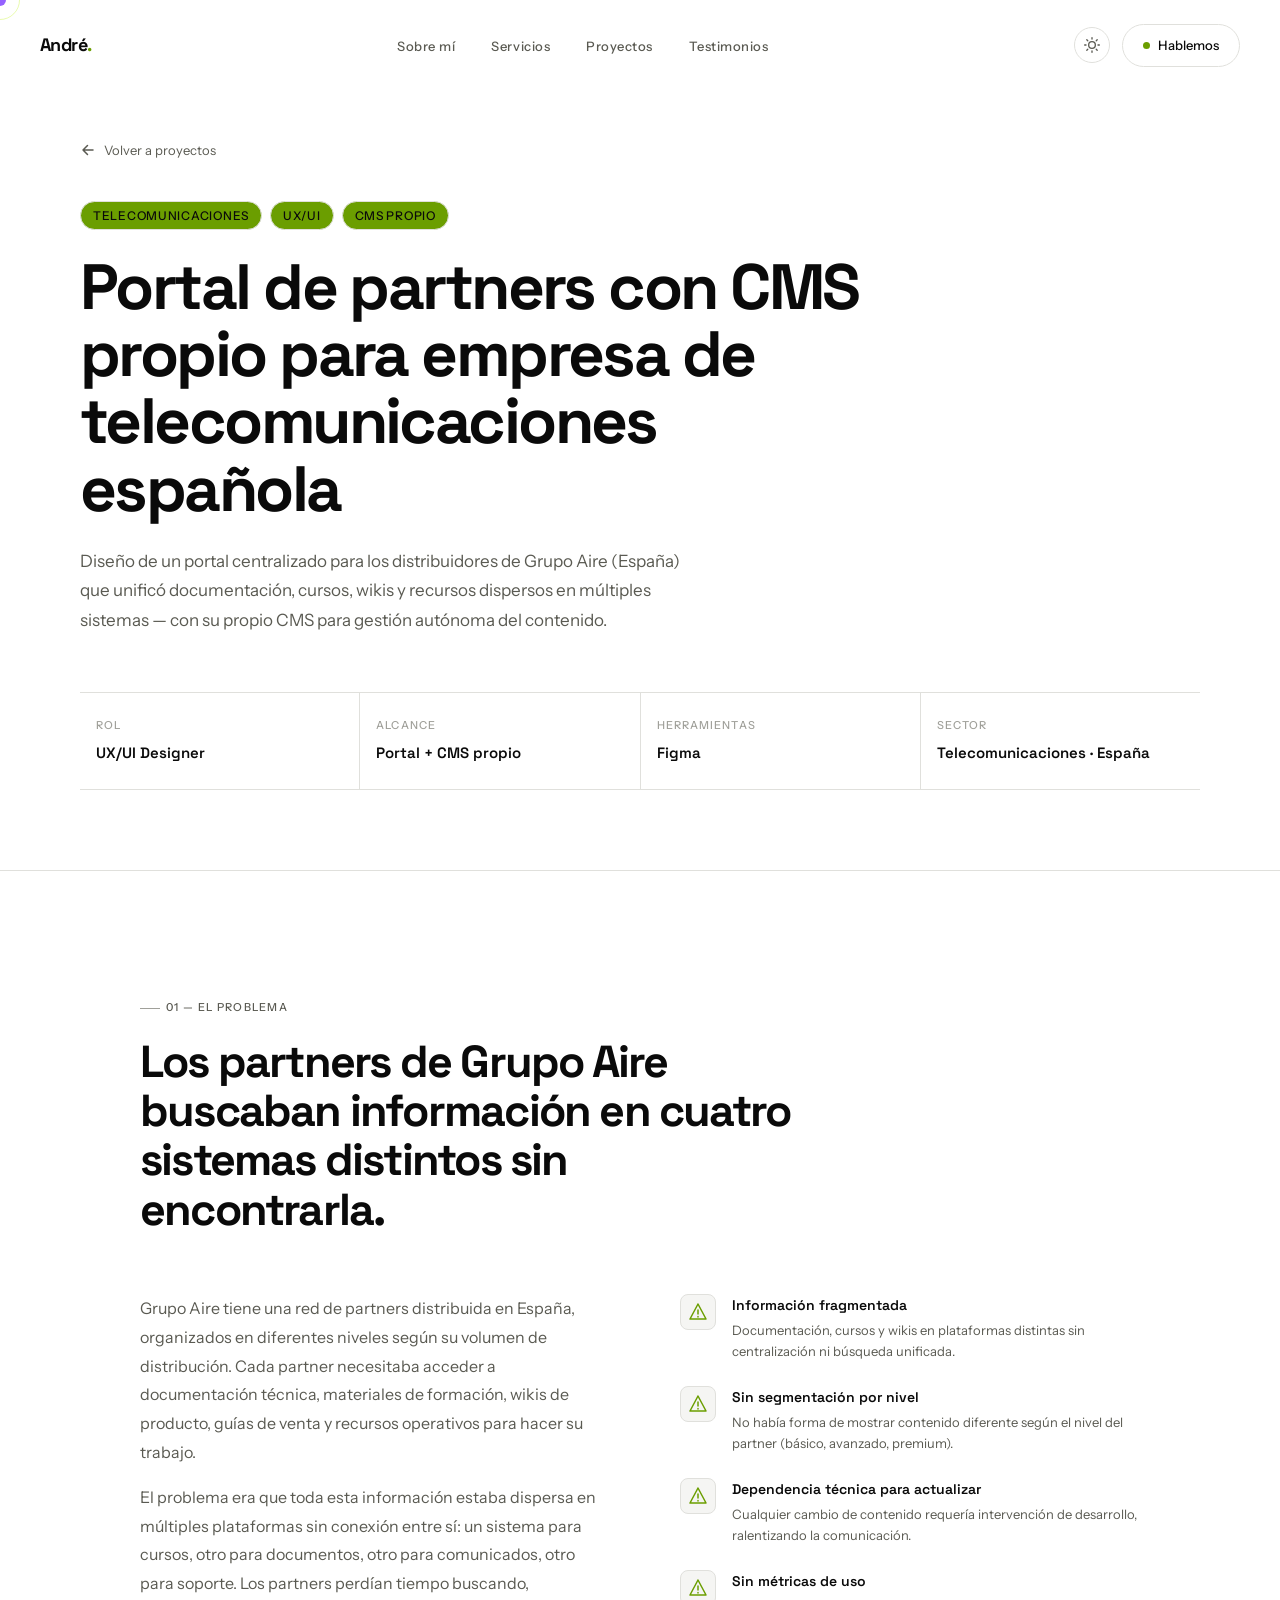
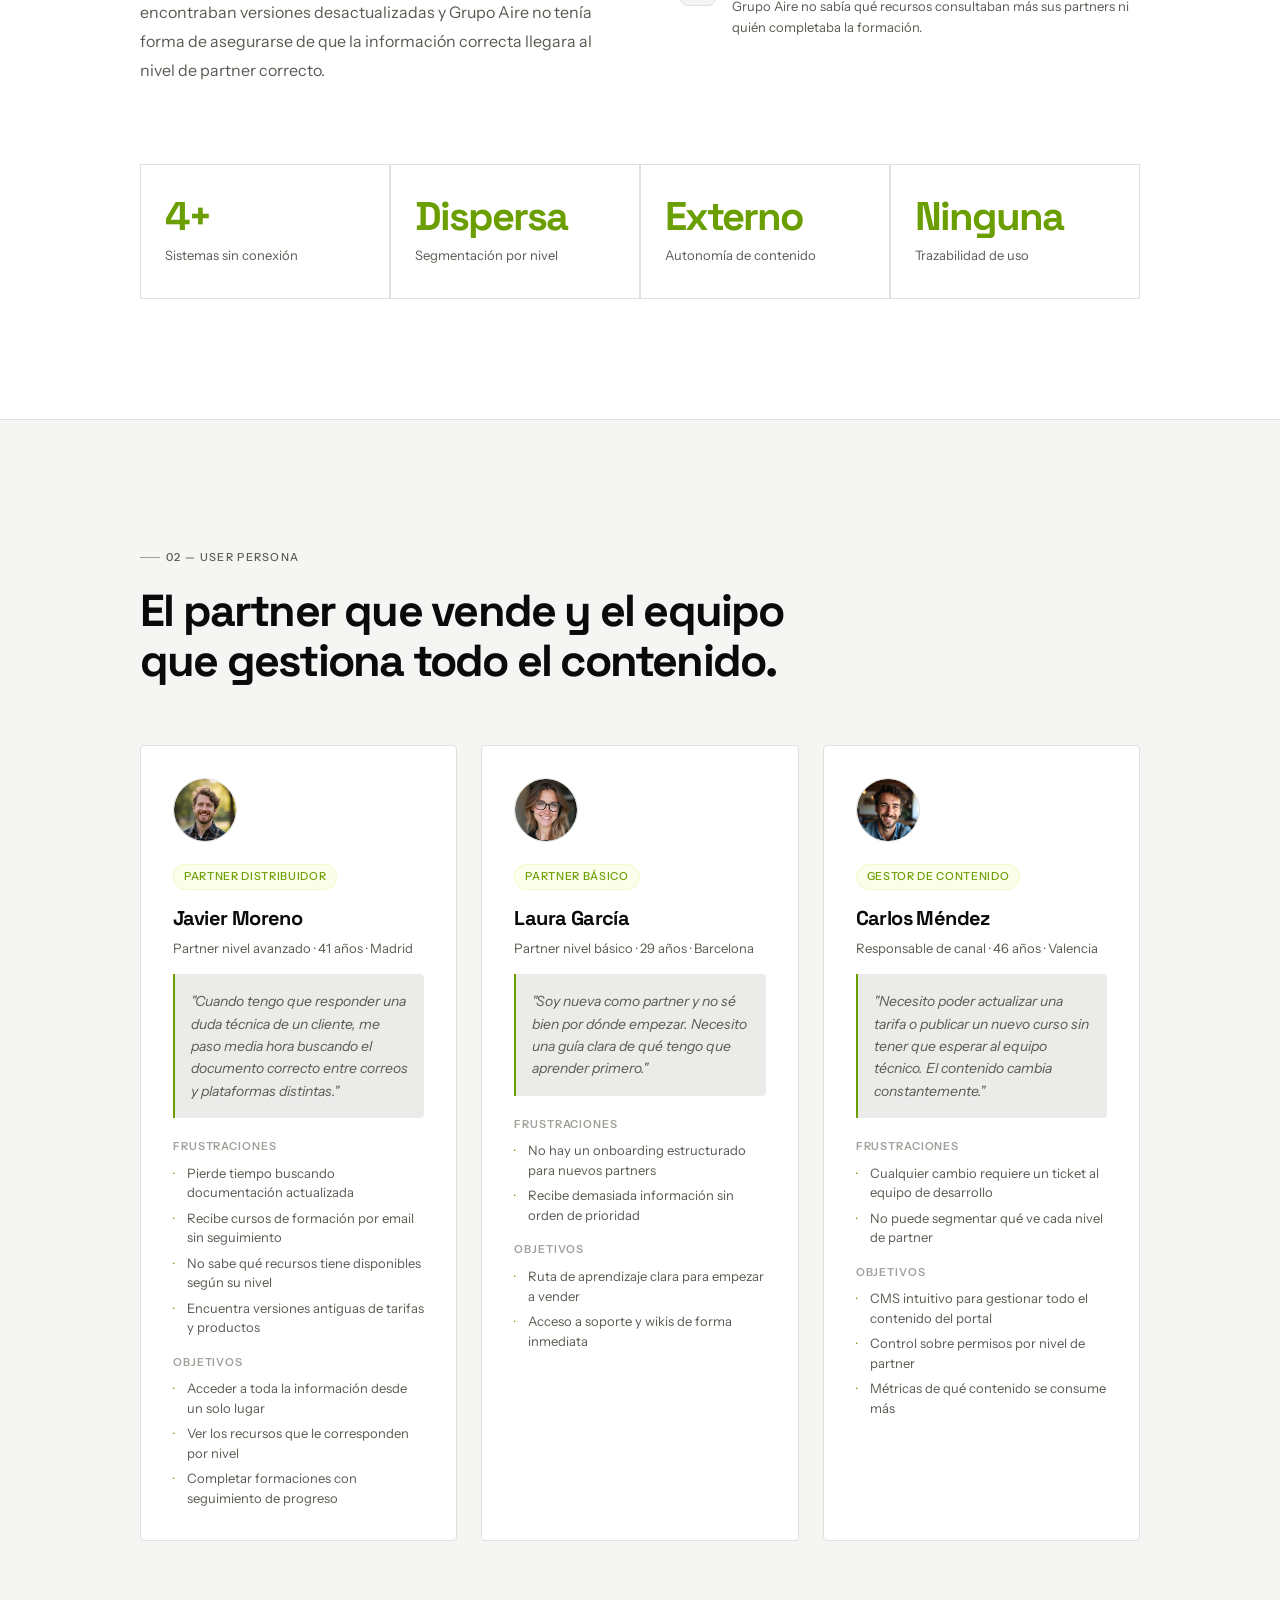
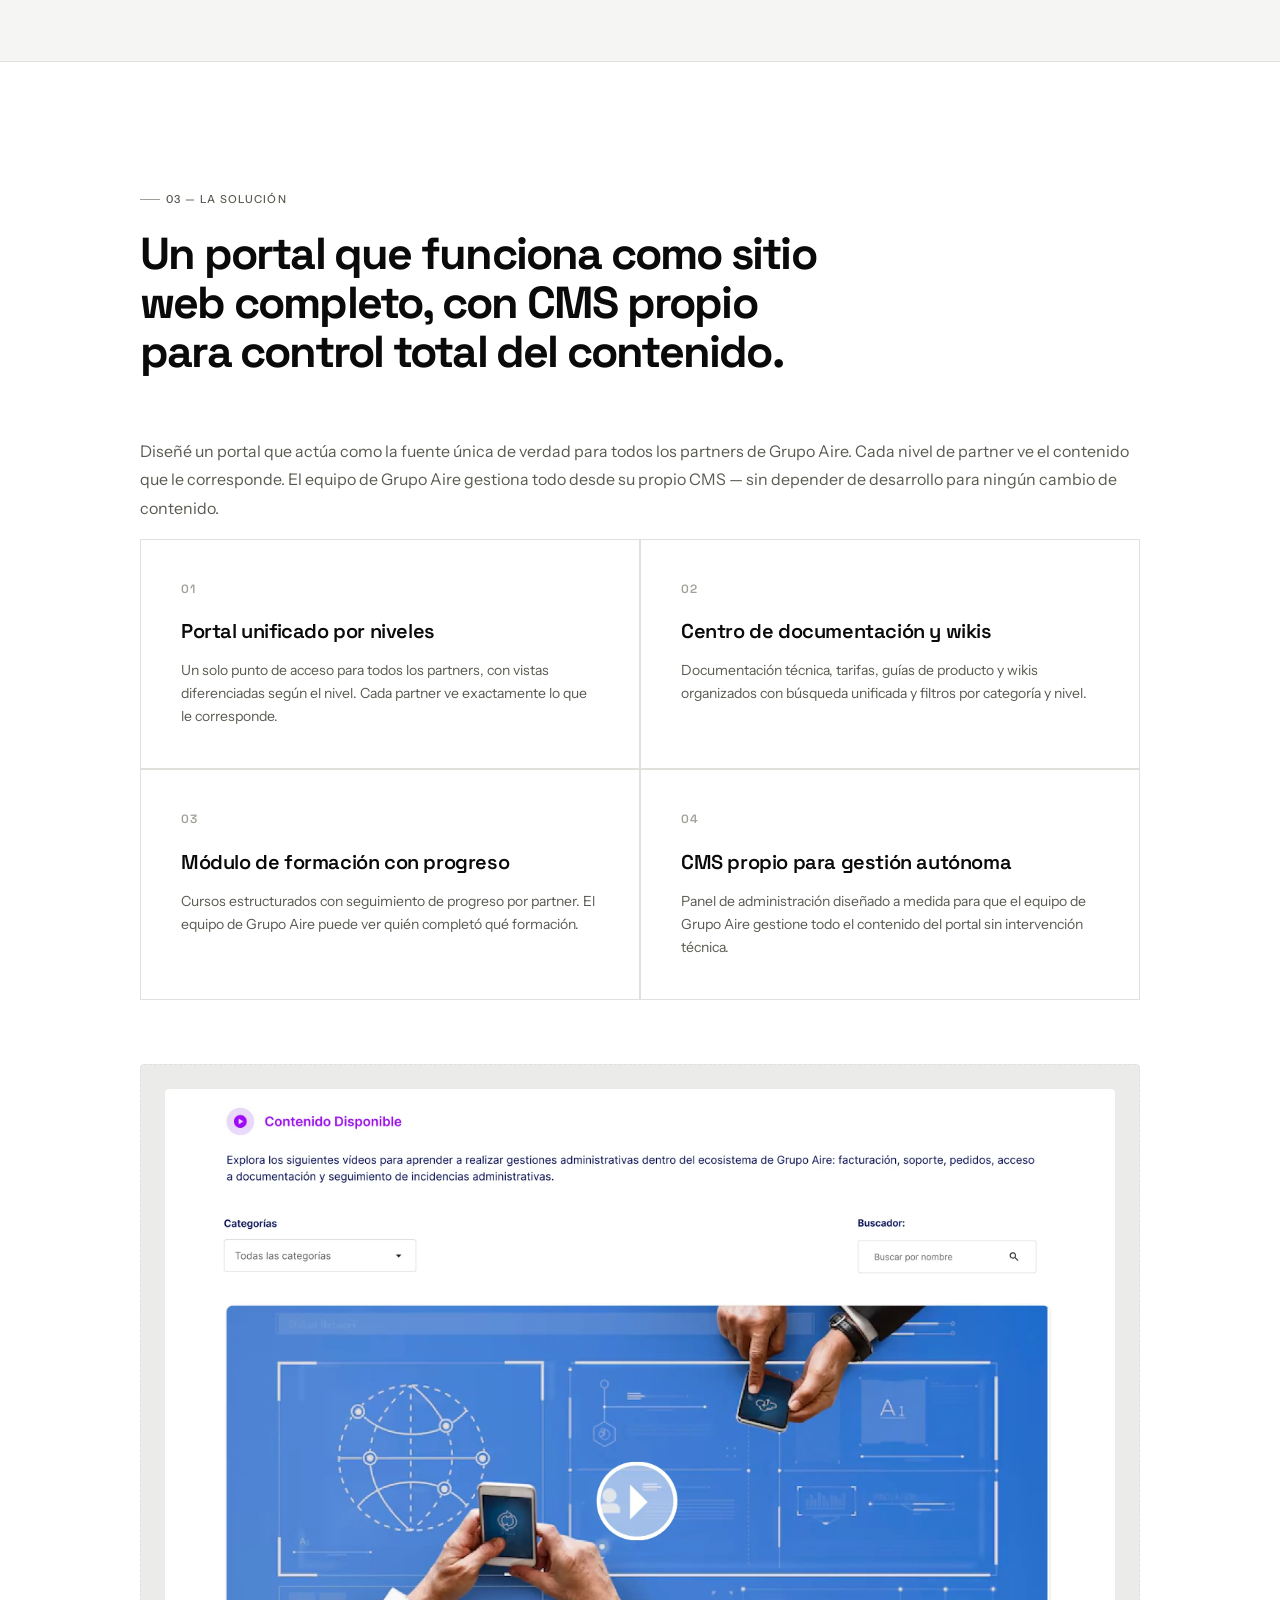
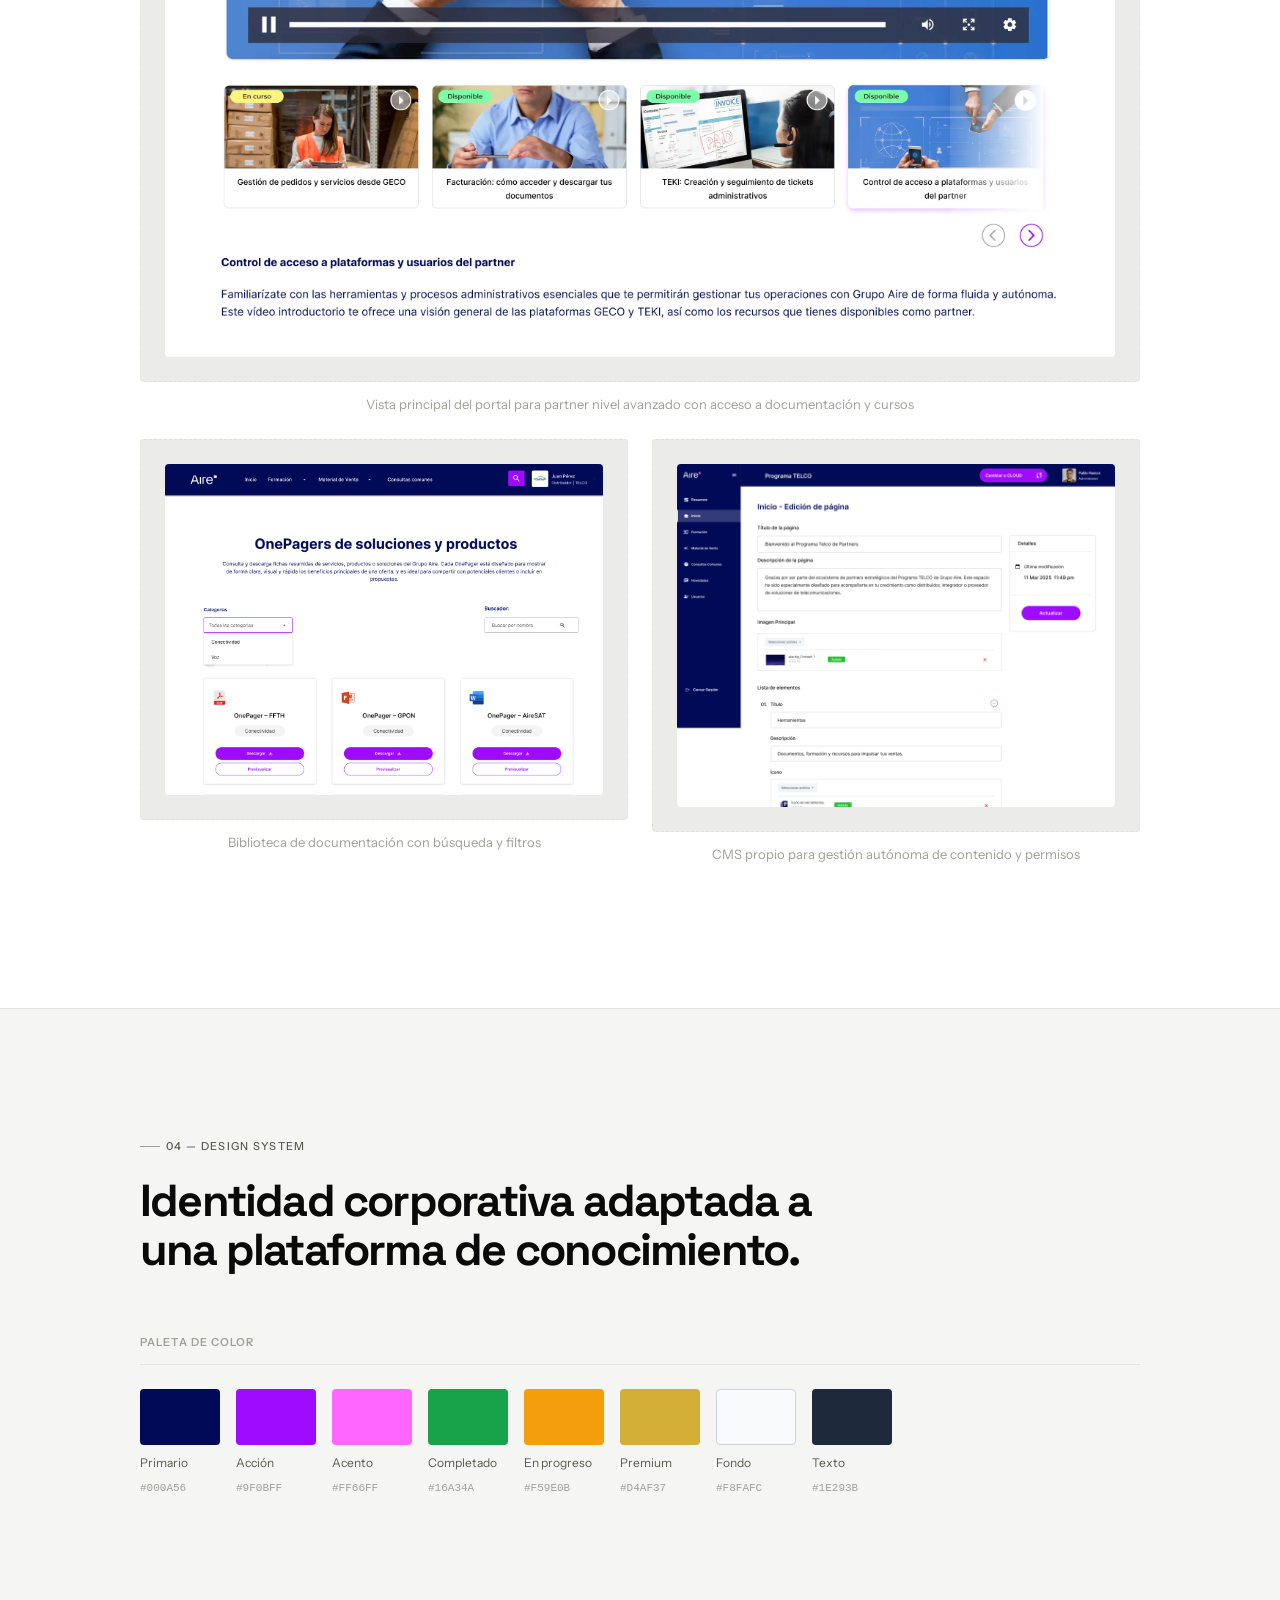
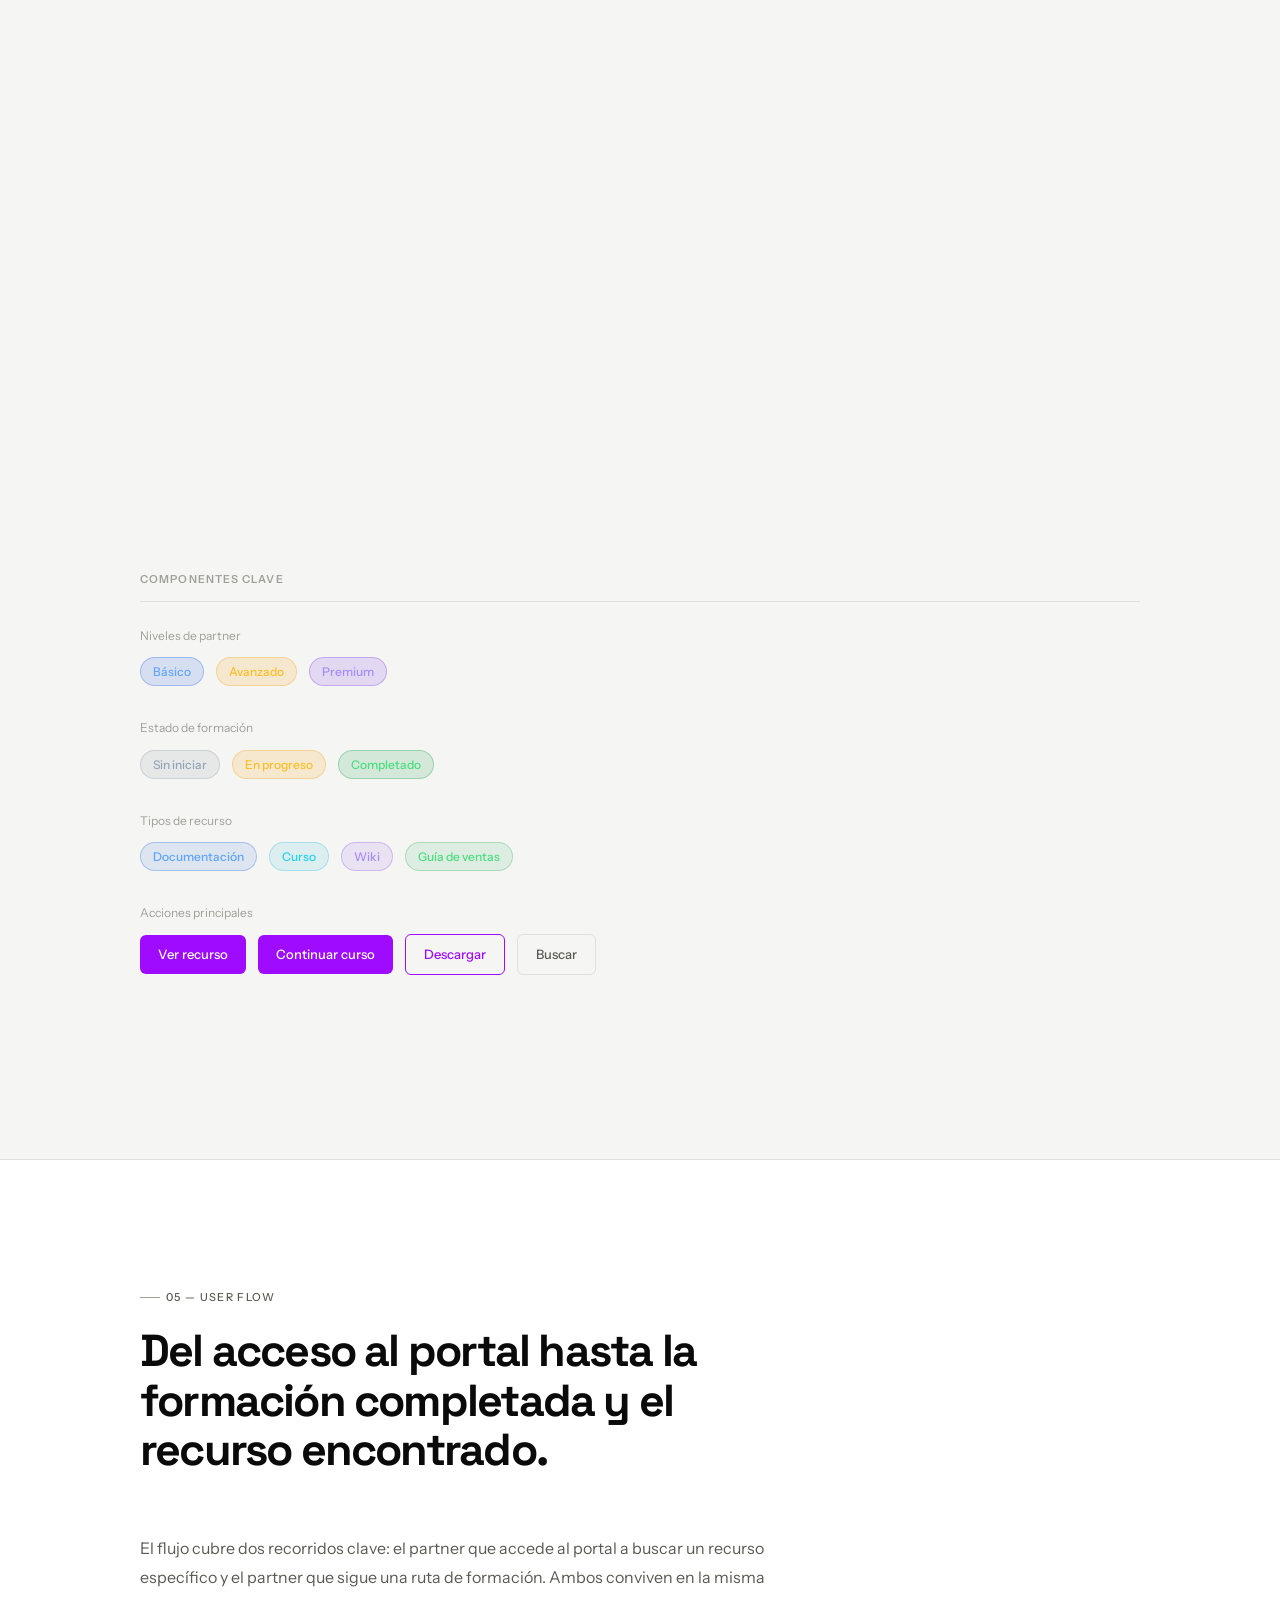
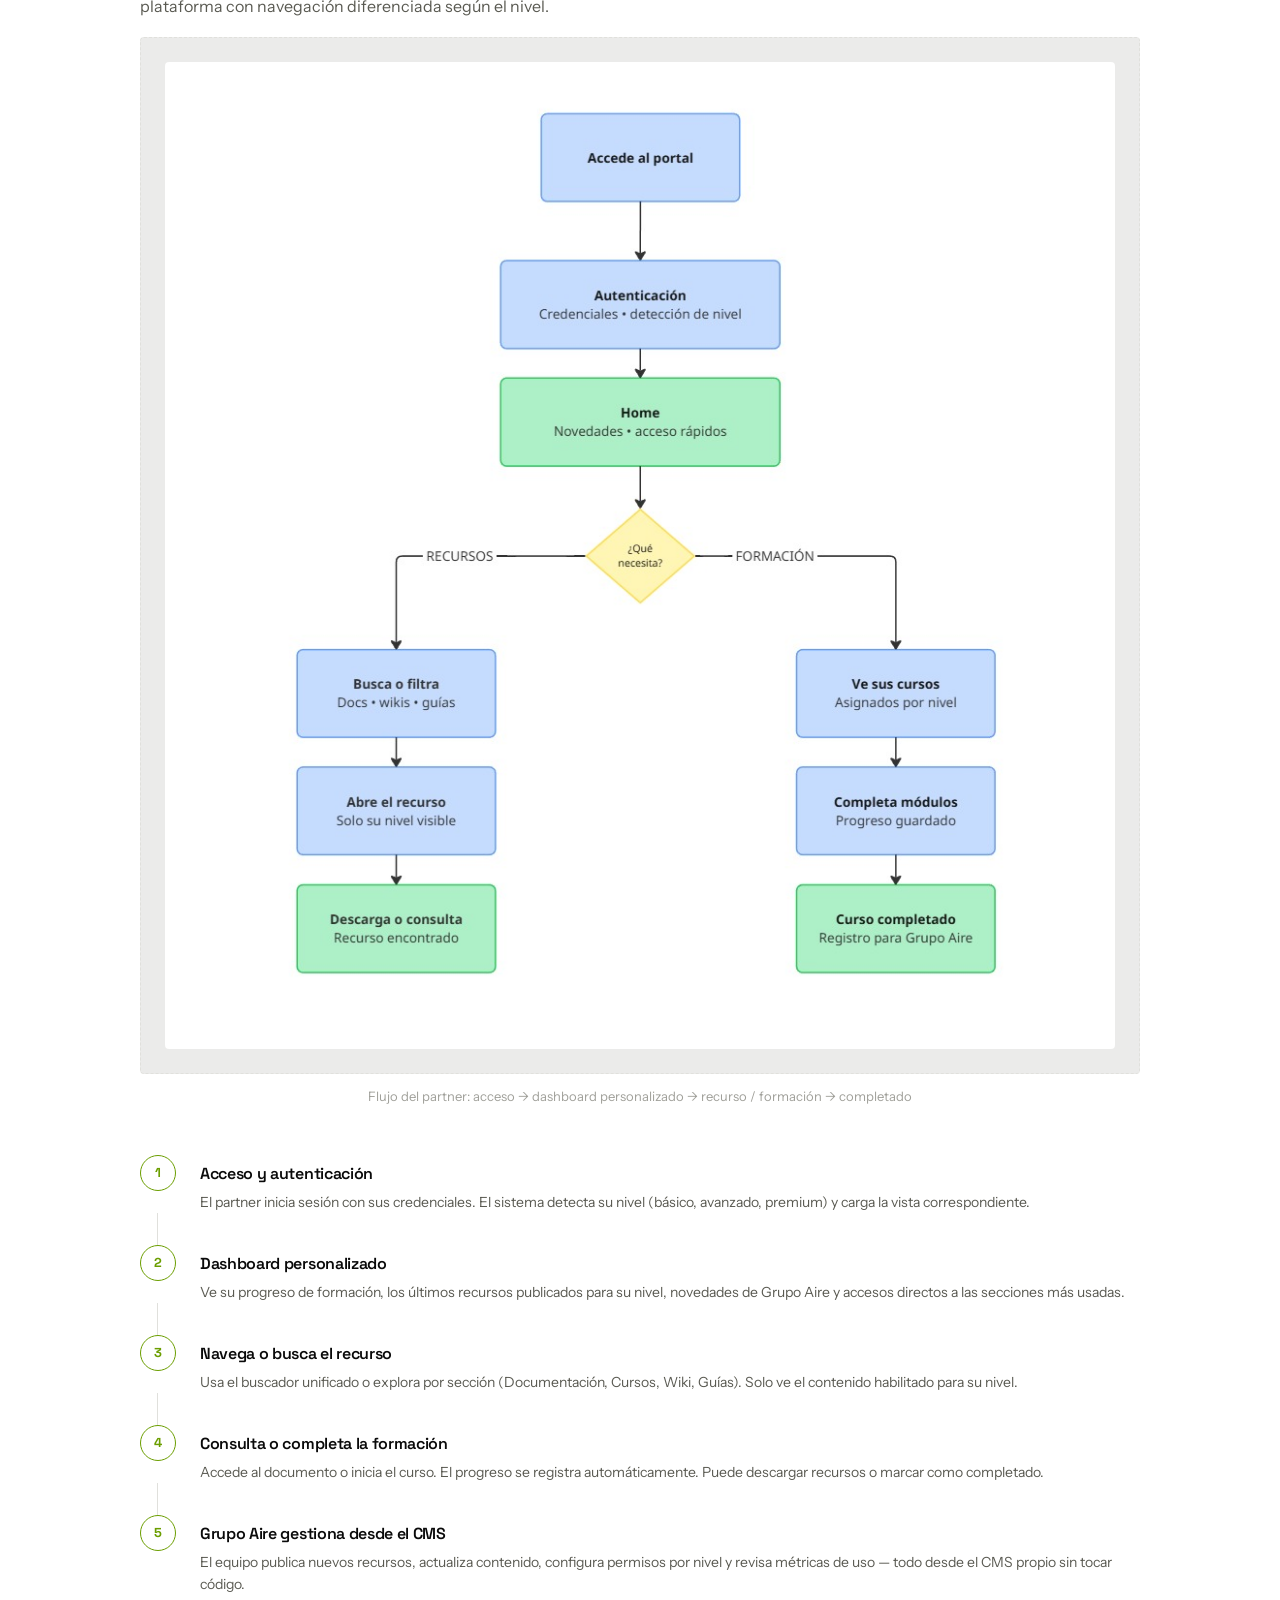
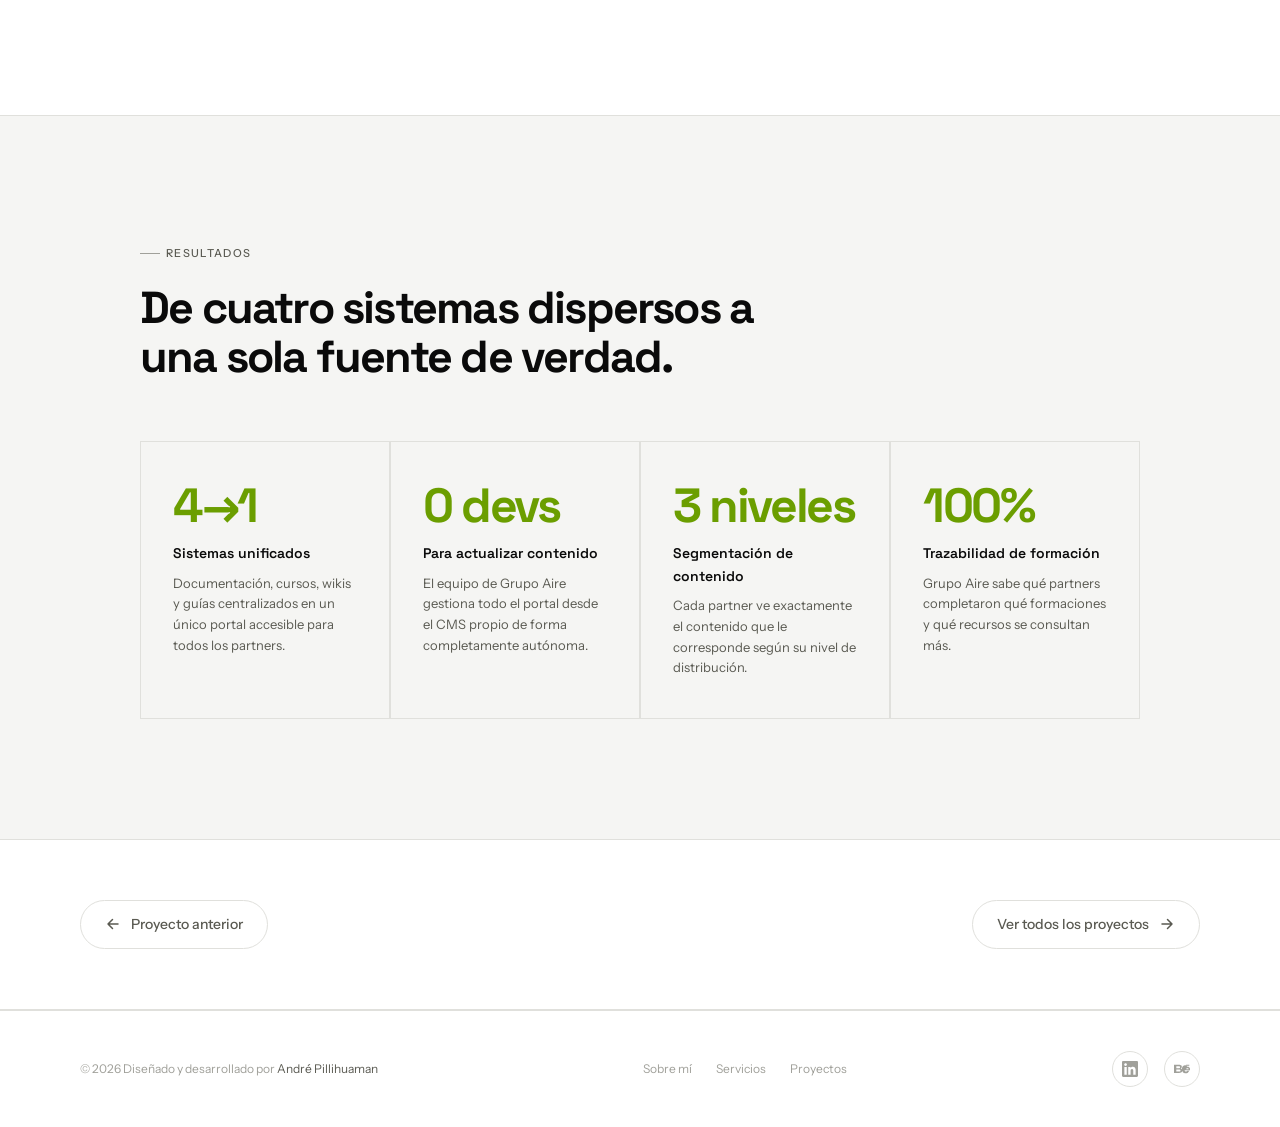
<file: project-grupoaire.html>
<!DOCTYPE html>
<html lang="es">
<head>
  <meta charset="UTF-8" />
  <meta name="viewport" content="width=device-width, initial-scale=1.0" />
  <title>Grupo Aire — Portal de Partners — André Pillihuaman</title>
  <meta name="description" content="Caso de estudio: Portal centralizado para partners de Grupo Aire con CMS propio, documentación, cursos y wikis." />
  <link rel="preconnect" href="https://fonts.googleapis.com" />
  <link rel="preconnect" href="https://fonts.gstatic.com" crossorigin />
  <link href="https://fonts.googleapis.com/css2?family=Instrument+Sans:ital,wght@0,400;0,500;0,600;1,400&family=Space+Grotesk:wght@300;400;500;600;700&display=swap" rel="stylesheet" />
  <link rel="icon" type="image/png" href="images/favicon.svg" />
  <link rel="stylesheet" href="css/styles.css" />
  <link rel="stylesheet" href="css/project.css" />
  <link href="https://fonts.googleapis.com/css2?family=Montserrat:wght@400;600;700&display=swap" rel="stylesheet" />
<style>:root { --ds-font-display: 'Montserrat', sans-serif; --ds-font-body: 'Montserrat', sans-serif; }</style>
</head>
<body>
  <div class="cursor" id="cursor"></div>
  <div class="cursor-ring" id="cursorRing"></div>

  <nav id="nav">
    <a href="index.html" class="nav-logo">André<span>.</span></a>
    <ul class="nav-links">
      <li><a href="index.html#about">Sobre mí</a></li>
      <li><a href="index.html#services">Servicios</a></li>
      <li><a href="index.html#projects">Proyectos</a></li>
      <li><a href="index.html#testimonials">Testimonios</a></li>
    </ul>
    <div class="nav-right">
      <button class="theme-toggle" id="themeToggle" aria-label="Cambiar tema">
        <svg class="icon-moon" width="16" height="16" viewBox="0 0 24 24" fill="none" stroke="currentColor" stroke-width="2" stroke-linecap="round" stroke-linejoin="round"><path d="M21 12.79A9 9 0 1111.21 3 7 7 0 0021 12.79z"/></svg>
        <svg class="icon-sun" width="16" height="16" viewBox="0 0 24 24" fill="none" stroke="currentColor" stroke-width="2" stroke-linecap="round" stroke-linejoin="round"><circle cx="12" cy="12" r="5"/><line x1="12" y1="1" x2="12" y2="3"/><line x1="12" y1="21" x2="12" y2="23"/><line x1="4.22" y1="4.22" x2="5.64" y2="5.64"/><line x1="18.36" y1="18.36" x2="19.78" y2="19.78"/><line x1="1" y1="12" x2="3" y2="12"/><line x1="21" y1="12" x2="23" y2="12"/><line x1="4.22" y1="19.78" x2="5.64" y2="18.36"/><line x1="18.36" y1="5.64" x2="19.78" y2="4.22"/></svg>
      </button>
      <a href="index.html#contact" class="nav-cta"><span class="dot"></span>Hablemos</a>
      <button class="hamburger" id="hamburger" aria-label="Menú"><span></span><span></span><span></span></button>
    </div>
  </nav>

  <div class="mobile-overlay" id="mobileOverlay"></div>
  <div class="mobile-menu" id="mobileMenu">
    <ul>
      <li><a href="index.html#about"        class="mobile-menu-link">Sobre mí</a></li>
      <li><a href="index.html#services"     class="mobile-menu-link">Servicios</a></li>
      <li><a href="index.html#projects"     class="mobile-menu-link">Proyectos</a></li>
      <li><a href="index.html#testimonials" class="mobile-menu-link">Testimonios</a></li>
      <li><a href="index.html#contact"      class="mobile-menu-link">Hablemos</a></li>
    </ul>
  </div>

  <!-- HERO -->
  <section class="project-hero">
    <div class="container">
      <a href="index.html#projects" class="back-link">
        <svg width="16" height="16" viewBox="0 0 16 16" fill="none"><path d="M13 8H3M7.5 3.5L3 8l4.5 4.5" stroke="currentColor" stroke-width="1.5" stroke-linecap="round" stroke-linejoin="round"/></svg>
        Volver a proyectos
      </a>
      <div class="project-hero-cats">
        <span class="project-cat-hero">Telecomunicaciones</span>
        <span class="project-cat-hero">UX/UI</span>
        <span class="project-cat-hero">CMS propio</span>
      </div>
      <h1 class="project-hero-title">Portal de partners con CMS propio para empresa de telecomunicaciones española</h1>
      <p class="project-hero-desc">Diseño de un portal centralizado para los distribuidores de Grupo Aire (España) que unificó documentación, cursos, wikis y recursos dispersos en múltiples sistemas — con su propio CMS para gestión autónoma del contenido.</p>
      <div class="project-meta">
        <div class="project-meta-item">
          <span class="meta-label">Rol</span>
          <span class="meta-value">UX/UI Designer</span>
        </div>
        <div class="project-meta-item">
          <span class="meta-label">Alcance</span>
          <span class="meta-value">Portal + CMS propio</span>
        </div>
        <div class="project-meta-item">
          <span class="meta-label">Herramientas</span>
          <span class="meta-value">Figma</span>
        </div>
        <div class="project-meta-item">
          <span class="meta-label">Sector</span>
          <span class="meta-value">Telecomunicaciones · España</span>
        </div>
      </div>
    </div>
    <!--<div class="project-hero-img-wrapper">
      <img src="images/project_grupoaire.webp" alt="Portal de partners Grupo Aire" class="project-hero-img" />
      <div class="hero-mockup-fade"></div>
    </div>-->
  </section>

  <!-- 01 — EL PROBLEMA -->
  <section class="case-section" id="problema">
    <div class="container">
      <div class="case-section-inner">
        <div class="case-section-header reveal">
          <div class="tag">01 — El problema</div>
          <h2>Los partners de Grupo Aire buscaban información en cuatro sistemas distintos sin encontrarla.</h2>
        </div>
        <div class="case-two-col">
          <div class="case-text reveal reveal-delay-1">
            <p>Grupo Aire tiene una red de partners distribuida en España, organizados en diferentes niveles según su volumen de distribución. Cada partner necesitaba acceder a documentación técnica, materiales de formación, wikis de producto, guías de venta y recursos operativos para hacer su trabajo.</p>
            <p>El problema era que toda esta información estaba dispersa en múltiples plataformas sin conexión entre sí: un sistema para cursos, otro para documentos, otro para comunicados, otro para soporte. Los partners perdían tiempo buscando, encontraban versiones desactualizadas y Grupo Aire no tenía forma de asegurarse de que la información correcta llegara al nivel de partner correcto.</p>
          </div>
          <div class="pain-points reveal reveal-delay-2">
            <div class="pain-point">
              <div class="pain-icon"><svg width="20" height="20" viewBox="0 0 20 20" fill="none"><path d="M10 2L2 17h16L10 2z" stroke="currentColor" stroke-width="1.5" stroke-linecap="round" stroke-linejoin="round"/><path d="M10 8v4M10 14.5v.5" stroke="currentColor" stroke-width="1.5" stroke-linecap="round"/></svg></div>
              <div>
                <div class="pain-title">Información fragmentada</div>
                <div class="pain-desc">Documentación, cursos y wikis en plataformas distintas sin centralización ni búsqueda unificada.</div>
              </div>
            </div>
            <div class="pain-point">
              <div class="pain-icon"><svg width="20" height="20" viewBox="0 0 20 20" fill="none"><path d="M10 2L2 17h16L10 2z" stroke="currentColor" stroke-width="1.5" stroke-linecap="round" stroke-linejoin="round"/><path d="M10 8v4M10 14.5v.5" stroke="currentColor" stroke-width="1.5" stroke-linecap="round"/></svg></div>
              <div>
                <div class="pain-title">Sin segmentación por nivel</div>
                <div class="pain-desc">No había forma de mostrar contenido diferente según el nivel del partner (básico, avanzado, premium).</div>
              </div>
            </div>
            <div class="pain-point">
              <div class="pain-icon"><svg width="20" height="20" viewBox="0 0 20 20" fill="none"><path d="M10 2L2 17h16L10 2z" stroke="currentColor" stroke-width="1.5" stroke-linecap="round" stroke-linejoin="round"/><path d="M10 8v4M10 14.5v.5" stroke="currentColor" stroke-width="1.5" stroke-linecap="round"/></svg></div>
              <div>
                <div class="pain-title">Dependencia técnica para actualizar</div>
                <div class="pain-desc">Cualquier cambio de contenido requería intervención de desarrollo, ralentizando la comunicación.</div>
              </div>
            </div>
            <div class="pain-point">
              <div class="pain-icon"><svg width="20" height="20" viewBox="0 0 20 20" fill="none"><path d="M10 2L2 17h16L10 2z" stroke="currentColor" stroke-width="1.5" stroke-linecap="round" stroke-linejoin="round"/><path d="M10 8v4M10 14.5v.5" stroke="currentColor" stroke-width="1.5" stroke-linecap="round"/></svg></div>
              <div>
                <div class="pain-title">Sin métricas de uso</div>
                <div class="pain-desc">Grupo Aire no sabía qué recursos consultaban más sus partners ni quién completaba la formación.</div>
              </div>
            </div>
          </div>
        </div>
        <div class="problem-stats reveal reveal-delay-3">
          <div class="problem-stat"><div class="problem-stat-num">4+</div><div class="problem-stat-label">Sistemas sin conexión</div></div>
          <div class="problem-stat"><div class="problem-stat-num">Dispersa</div><div class="problem-stat-label">Segmentación por nivel</div></div>
          <div class="problem-stat"><div class="problem-stat-num">Externo</div><div class="problem-stat-label">Autonomía de contenido</div></div>
          <div class="problem-stat"><div class="problem-stat-num">Ninguna</div><div class="problem-stat-label">Trazabilidad de uso</div></div>
        </div>
      </div>
    </div>
  </section>

  <!-- 02 — USER PERSONA -->
  <section class="case-section case-section--alt" id="persona">
    <div class="container">
      <div class="case-section-inner">
        <div class="case-section-header reveal">
          <div class="tag">02 — User persona</div>
          <h2>El partner que vende y el equipo que gestiona todo el contenido.</h2>
        </div>
        <div class="personas-grid">
          <div class="persona-card reveal reveal-delay-1">
            <div class="persona-avatar"><img src="Images_projects/Grupo Aire/partner avanzado.png" alt=""></div>
            <div class="persona-info">
              <div class="persona-role-tag">Partner distribuidor</div>
              <h3 class="persona-name">Javier Moreno</h3>
              <div class="persona-job">Partner nivel avanzado · 41 años · Madrid</div>
              <p class="persona-quote">"Cuando tengo que responder una duda técnica de un cliente, me paso media hora buscando el documento correcto entre correos y plataformas distintas."</p>
              <div class="persona-details">
                <div class="persona-detail-block">
                  <div class="persona-detail-title">Frustraciones</div>
                  <ul>
                    <li>Pierde tiempo buscando documentación actualizada</li>
                    <li>Recibe cursos de formación por email sin seguimiento</li>
                    <li>No sabe qué recursos tiene disponibles según su nivel</li>
                    <li>Encuentra versiones antiguas de tarifas y productos</li>
                  </ul>
                </div>
                <div class="persona-detail-block">
                  <div class="persona-detail-title">Objetivos</div>
                  <ul>
                    <li>Acceder a toda la información desde un solo lugar</li>
                    <li>Ver los recursos que le corresponden por nivel</li>
                    <li>Completar formaciones con seguimiento de progreso</li>
                  </ul>
                </div>
              </div>
            </div>
          </div>
          <div class="persona-card reveal reveal-delay-2">
            <div class="persona-avatar"><img src="Images_projects/Grupo Aire/partner básico.png" alt=""></div>
            <div class="persona-info">
              <div class="persona-role-tag persona-role-tag--secondary">Partner básico</div>
              <h3 class="persona-name">Laura García</h3>
              <div class="persona-job">Partner nivel básico · 29 años · Barcelona</div>
              <p class="persona-quote">"Soy nueva como partner y no sé bien por dónde empezar. Necesito una guía clara de qué tengo que aprender primero."</p>
              <div class="persona-details">
                <div class="persona-detail-block">
                  <div class="persona-detail-title">Frustraciones</div>
                  <ul>
                    <li>No hay un onboarding estructurado para nuevos partners</li>
                    <li>Recibe demasiada información sin orden de prioridad</li>
                  </ul>
                </div>
                <div class="persona-detail-block">
                  <div class="persona-detail-title">Objetivos</div>
                  <ul>
                    <li>Ruta de aprendizaje clara para empezar a vender</li>
                    <li>Acceso a soporte y wikis de forma inmediata</li>
                  </ul>
                </div>
              </div>
            </div>
          </div>
          <div class="persona-card reveal reveal-delay-3">
            <div class="persona-avatar"><img src="Images_projects/Grupo Aire/admin.png" alt=""></div>
            <div class="persona-info">
              <div class="persona-role-tag persona-role-tag--tertiary">Gestor de contenido</div>
              <h3 class="persona-name">Carlos Méndez</h3>
              <div class="persona-job">Responsable de canal · 46 años · Valencia</div>
              <p class="persona-quote">"Necesito poder actualizar una tarifa o publicar un nuevo curso sin tener que esperar al equipo técnico. El contenido cambia constantemente."</p>
              <div class="persona-details">
                <div class="persona-detail-block">
                  <div class="persona-detail-title">Frustraciones</div>
                  <ul>
                    <li>Cualquier cambio requiere un ticket al equipo de desarrollo</li>
                    <li>No puede segmentar qué ve cada nivel de partner</li>
                  </ul>
                </div>
                <div class="persona-detail-block">
                  <div class="persona-detail-title">Objetivos</div>
                  <ul>
                    <li>CMS intuitivo para gestionar todo el contenido del portal</li>
                    <li>Control sobre permisos por nivel de partner</li>
                    <li>Métricas de qué contenido se consume más</li>
                  </ul>
                </div>
              </div>
            </div>
          </div>
        </div>
      </div>
    </div>
  </section>

  <!-- 03 — LA SOLUCIÓN -->
  <section class="case-section" id="solucion">
    <div class="container">
      <div class="case-section-inner">
        <div class="case-section-header reveal">
          <div class="tag">03 — La solución</div>
          <h2>Un portal que funciona como sitio web completo, con CMS propio para control total del contenido.</h2>
        </div>
        <div class="case-text case-text--centered reveal reveal-delay-1">
          <p>Diseñé un portal que actúa como la fuente única de verdad para todos los partners de Grupo Aire. Cada nivel de partner ve el contenido que le corresponde. El equipo de Grupo Aire gestiona todo desde su propio CMS — sin depender de desarrollo para ningún cambio de contenido.</p>
        </div>
        <div class="features-grid reveal reveal-delay-2">
          <div class="feature-item">
            <div class="feature-num">01</div>
            <div class="feature-name">Portal unificado por niveles</div>
            <div class="feature-desc">Un solo punto de acceso para todos los partners, con vistas diferenciadas según el nivel. Cada partner ve exactamente lo que le corresponde.</div>
          </div>
          <div class="feature-item">
            <div class="feature-num">02</div>
            <div class="feature-name">Centro de documentación y wikis</div>
            <div class="feature-desc">Documentación técnica, tarifas, guías de producto y wikis organizados con búsqueda unificada y filtros por categoría y nivel.</div>
          </div>
          <div class="feature-item">
            <div class="feature-num">03</div>
            <div class="feature-name">Módulo de formación con progreso</div>
            <div class="feature-desc">Cursos estructurados con seguimiento de progreso por partner. El equipo de Grupo Aire puede ver quién completó qué formación.</div>
          </div>
          <div class="feature-item">
            <div class="feature-num">04</div>
            <div class="feature-name">CMS propio para gestión autónoma</div>
            <div class="feature-desc">Panel de administración diseñado a medida para que el equipo de Grupo Aire gestione todo el contenido del portal sin intervención técnica.</div>
          </div>
        </div>

        <div class="case-img-block reveal reveal-delay-3">
          <div class="img-placeholder img-placeholder--wide">
            <img src="Images_projects/Grupo Aire/cursos (1).webp" alt="">
          </div>
          <p class="img-caption">Vista principal del portal para partner nivel avanzado con acceso a documentación y cursos</p>
        </div>
        <div class="case-img-row">
          <div class="case-img-block reveal reveal-delay-1">
            <div class="img-placeholder img-placeholder--half">
              <img src="Images_projects/Grupo Aire/mockup_vista_principal (1).webp" alt="">
            </div>
            <p class="img-caption">Biblioteca de documentación con búsqueda y filtros</p>
          </div>
          <div class="case-img-block reveal reveal-delay-2">
            <div class="img-placeholder img-placeholder--half">
              <img src="Images_projects/Grupo Aire/admin_aire.png" alt="">
            </div>
            <p class="img-caption">CMS propio para gestión autónoma de contenido y permisos</p>
          </div>
        </div>
      </div>
    </div>
  </section>

  <!-- 04 — DESIGN SYSTEM -->
  <section class="case-section case-section--alt" id="design-system">
    <div class="container">
      <div class="case-section-inner">
        <div class="case-section-header reveal">
          <div class="tag">04 — Design system</div>
          <h2>Identidad corporativa adaptada a una plataforma de conocimiento.</h2>
        </div>
        <div class="ds-block reveal reveal-delay-1">
          <div class="ds-block-title">Paleta de color</div>
          <div class="ds-colors">
            <div class="ds-color-item"><div class="ds-color-swatch" style="background:#000A56;"></div><div class="ds-color-name">Primario</div><div class="ds-color-hex">#000A56</div></div>
            <div class="ds-color-item"><div class="ds-color-swatch" style="background:#9F0BFF;"></div><div class="ds-color-name">Acción</div><div class="ds-color-hex">#9F0BFF</div></div>
            <div class="ds-color-item"><div class="ds-color-swatch" style="background:#FF66FF;"></div><div class="ds-color-name">Acento</div><div class="ds-color-hex">#FF66FF</div></div>
            <div class="ds-color-item"><div class="ds-color-swatch" style="background:#16A34A;"></div><div class="ds-color-name">Completado</div><div class="ds-color-hex">#16A34A</div></div>
            <div class="ds-color-item"><div class="ds-color-swatch" style="background:#F59E0B;"></div><div class="ds-color-name">En progreso</div><div class="ds-color-hex">#F59E0B</div></div>
            <div class="ds-color-item"><div class="ds-color-swatch" style="background:#D4AF37;"></div><div class="ds-color-name">Premium</div><div class="ds-color-hex">#D4AF37</div></div>
            <div class="ds-color-item"><div class="ds-color-swatch" style="background:#F8FAFC; border:1px solid #CBD5E1;"></div><div class="ds-color-name">Fondo</div><div class="ds-color-hex">#F8FAFC</div></div>
            <div class="ds-color-item"><div class="ds-color-swatch" style="background:#1E293B;"></div><div class="ds-color-name">Texto</div><div class="ds-color-hex">#1E293B</div></div>
          </div>
        </div>
        <div class="ds-block reveal reveal-delay-2">
          <div class="ds-block-title">Tipografía</div>
          <div class="ds-typography">
            <div class="ds-type-item"><div class="ds-type-sample ds-type-h1">Heading — Centro de recursos para partners</div><div class="ds-type-meta">Inter · 28px · 700 · −0.02em</div></div>
            <div class="ds-type-item"><div class="ds-type-sample ds-type-h2">Subheading — Documentación técnica</div><div class="ds-type-meta">Inter · 20px · 600</div></div>
            <div class="ds-type-item"><div class="ds-type-sample ds-type-body">Body — Guía de configuración para el servicio de fibra óptica residencial, actualizada en enero de 2025.</div><div class="ds-type-meta">Inter · 14px · 400 · 1.65 line-height</div></div>
            <div class="ds-type-item"><div class="ds-type-sample ds-type-label">NIVEL PARTNER / CATEGORÍA</div><div class="ds-type-meta">Inter · 11px · 600 · 0.08em tracking</div></div>
          </div>
        </div>
        <div class="ds-block reveal reveal-delay-3">
          <div class="ds-block-title">Componentes clave</div>
          <div class="ds-components">
            <div class="ds-component-group">
              <div class="ds-component-label">Niveles de partner</div>
              <div class="ds-component-row">
                <div class="ds-badge ds-badge--blue">Básico</div>
                <div class="ds-badge ds-badge--yellow">Avanzado</div>
                <div class="ds-badge" style="background:rgba(124,58,237,0.15);color:#a78bfa;border:1px solid rgba(124,58,237,0.3);">Premium</div>
              </div>
            </div>
            <div class="ds-component-group">
              <div class="ds-component-label">Estado de formación</div>
              <div class="ds-component-row">
                <div class="ds-badge" style="background:rgba(100,116,139,0.1);color:#94a3b8;border:1px solid rgba(100,116,139,0.2);">Sin iniciar</div>
                <div class="ds-badge ds-badge--yellow">En progreso</div>
                <div class="ds-badge ds-badge--green">Completado</div>
              </div>
            </div>
            <div class="ds-component-group">
              <div class="ds-component-label">Tipos de recurso</div>
              <div class="ds-component-row">
                <div class="ds-badge" style="background:rgba(0,87,217,0.1);color:#60a5fa;border:1px solid rgba(0,87,217,0.25);">Documentación</div>
                <div class="ds-badge" style="background:rgba(0,180,216,0.1);color:#22d3ee;border:1px solid rgba(0,180,216,0.25);">Curso</div>
                <div class="ds-badge" style="background:rgba(124,58,237,0.1);color:#a78bfa;border:1px solid rgba(124,58,237,0.25);">Wiki</div>
                <div class="ds-badge" style="background:rgba(22,163,74,0.1);color:#4ade80;border:1px solid rgba(22,163,74,0.25);">Guía de ventas</div>
              </div>
            </div>
            <div class="ds-component-group">
              <div class="ds-component-label">Acciones principales</div>
              <div class="ds-component-row">
                <div class="ds-btn" style="background:#9F0BFF;color:#fff;">Ver recurso</div>
                <div class="ds-btn" style="background:#9F0BFF;color:#fff;">Continuar curso</div>
                <div class="ds-btn" style="background:transparent;color:#9F0BFF;border:1px solid #9F0BFF;">Descargar</div>
                <div class="ds-btn" style="background:transparent;color:var(--text-muted);border:1px solid var(--border);">Buscar</div>
              </div>
            </div>
          </div>
        </div>
      </div>
    </div>
  </section>

  <!-- 05 — USER FLOW -->
  <section class="case-section" id="user-flow">
    <div class="container">
      <div class="case-section-inner">
        <div class="case-section-header reveal">
          <div class="tag">05 — User flow</div>
          <h2>Del acceso al portal hasta la formación completada y el recurso encontrado.</h2>
        </div>
        <div class="case-text reveal reveal-delay-1">
          <p>El flujo cubre dos recorridos clave: el partner que accede al portal a buscar un recurso específico y el partner que sigue una ruta de formación. Ambos conviven en la misma plataforma con navegación diferenciada según el nivel.</p>
        </div>
        <div class="case-img-block reveal reveal-delay-2">
          <div class="img-placeholder img-placeholder--flow">
            <img src="Images_projects/Grupo Aire/Flujo Aire.jpg" alt="">
          </div>
          <p class="img-caption">Flujo del partner: acceso → dashboard personalizado → recurso / formación → completado</p>
        </div>
        <div class="flow-steps reveal reveal-delay-3">
          <div class="flow-step">
            <div class="flow-step-num">1</div>
            <div class="flow-step-content">
              <div class="flow-step-title">Acceso y autenticación</div>
              <div class="flow-step-desc">El partner inicia sesión con sus credenciales. El sistema detecta su nivel (básico, avanzado, premium) y carga la vista correspondiente.</div>
            </div>
          </div>
          <div class="flow-connector"></div>
          <div class="flow-step">
            <div class="flow-step-num">2</div>
            <div class="flow-step-content">
              <div class="flow-step-title">Dashboard personalizado</div>
              <div class="flow-step-desc">Ve su progreso de formación, los últimos recursos publicados para su nivel, novedades de Grupo Aire y accesos directos a las secciones más usadas.</div>
            </div>
          </div>
          <div class="flow-connector"></div>
          <div class="flow-step">
            <div class="flow-step-num">3</div>
            <div class="flow-step-content">
              <div class="flow-step-title">Navega o busca el recurso</div>
              <div class="flow-step-desc">Usa el buscador unificado o explora por sección (Documentación, Cursos, Wiki, Guías). Solo ve el contenido habilitado para su nivel.</div>
            </div>
          </div>
          <div class="flow-connector"></div>
          <div class="flow-step">
            <div class="flow-step-num">4</div>
            <div class="flow-step-content">
              <div class="flow-step-title">Consulta o completa la formación</div>
              <div class="flow-step-desc">Accede al documento o inicia el curso. El progreso se registra automáticamente. Puede descargar recursos o marcar como completado.</div>
            </div>
          </div>
          <div class="flow-connector"></div>
          <div class="flow-step">
            <div class="flow-step-num">5</div>
            <div class="flow-step-content">
              <div class="flow-step-title">Grupo Aire gestiona desde el CMS</div>
              <div class="flow-step-desc">El equipo publica nuevos recursos, actualiza contenido, configura permisos por nivel y revisa métricas de uso — todo desde el CMS propio sin tocar código.</div>
            </div>
          </div>
        </div>
      </div>
    </div>
  </section>

  <!-- RESULTADOS -->
  <section class="case-section case-section--alt" id="resultados">
    <div class="container">
      <div class="case-section-inner">
        <div class="case-section-header reveal">
          <div class="tag">Resultados</div>
          <h2>De cuatro sistemas dispersos a una sola fuente de verdad.</h2>
        </div>
        <div class="results-grid">
          <div class="result-item reveal reveal-delay-1"><div class="result-num">4→1</div><div class="result-label">Sistemas unificados</div><div class="result-desc">Documentación, cursos, wikis y guías centralizados en un único portal accesible para todos los partners.</div></div>
          <div class="result-item reveal reveal-delay-2"><div class="result-num">0 devs</div><div class="result-label">Para actualizar contenido</div><div class="result-desc">El equipo de Grupo Aire gestiona todo el portal desde el CMS propio de forma completamente autónoma.</div></div>
          <div class="result-item reveal reveal-delay-3"><div class="result-num">3 niveles</div><div class="result-label">Segmentación de contenido</div><div class="result-desc">Cada partner ve exactamente el contenido que le corresponde según su nivel de distribución.</div></div>
          <div class="result-item reveal reveal-delay-4"><div class="result-num">100%</div><div class="result-label">Trazabilidad de formación</div><div class="result-desc">Grupo Aire sabe qué partners completaron qué formaciones y qué recursos se consultan más.</div></div>
        </div>
      </div>
    </div>
  </section>

  <section class="project-nav-section">
    <div class="container">
      <div class="project-nav-inner">
        <a href="project-brasper.html" class="project-nav-back">
          <svg width="16" height="16" viewBox="0 0 16 16" fill="none"><path d="M13 8H3M7.5 3.5L3 8l4.5 4.5" stroke="currentColor" stroke-width="1.5" stroke-linecap="round" stroke-linejoin="round"/></svg>
          Proyecto anterior
        </a>
        <a href="index.html#projects" class="project-nav-next">
          Ver todos los proyectos
          <svg width="16" height="16" viewBox="0 0 16 16" fill="none"><path d="M3 8h10M8.5 3.5L13 8l-4.5 4.5" stroke="currentColor" stroke-width="1.5" stroke-linecap="round" stroke-linejoin="round"/></svg>
        </a>
      </div>
    </div>
  </section>

  <footer>
    <div class="container">
      <div class="footer-inner">
        <div class="footer-copy">© 2026 Diseñado y desarrollado por <span>André Pillihuaman</span></div>
        <div class="footer-links"><a href="index.html#about">Sobre mí</a><a href="index.html#services">Servicios</a><a href="index.html#projects">Proyectos</a></div>
        <div class="footer-socials">
          <a href="https://www.linkedin.com/in/andr%C3%A9-pillihuaman/" target="_blank" aria-label="LinkedIn"><svg width="16" height="16" viewBox="0 0 24 24" fill="currentColor"><path d="M20.447 20.452h-3.554v-5.569c0-1.328-.027-3.037-1.852-3.037-1.853 0-2.136 1.445-2.136 2.939v5.667H9.351V9h3.414v1.561h.046c.477-.9 1.637-1.85 3.37-1.85 3.601 0 4.267 2.37 4.267 5.455v6.286zM5.337 7.433c-1.144 0-2.063-.926-2.063-2.065 0-1.138.92-2.063 2.063-2.063 1.14 0 2.064.925 2.064 2.063 0 1.139-.925 2.065-2.064 2.065zm1.782 13.019H3.555V9h3.564v11.452zM22.225 0H1.771C.792 0 0 .774 0 1.729v20.542C0 23.227.792 24 1.771 24h20.451C23.2 24 24 23.227 24 22.271V1.729C24 .774 23.2 0 22.222 0h.003z"/></svg></a>
          <a href="https://www.behance.net/andrepillihu1" target="_blank" aria-label="Behance"><svg width="16" height="16" viewBox="0 0 24 24" fill="currentColor"><path d="M7.803 5.731c.589 0 1.119.051 1.605.155.483.103.895.273 1.243.508.343.235.611.547.804.938.187.387.28.86.28 1.406 0 .604-.135 1.107-.404 1.512-.269.406-.673.737-1.207.994.724.226 1.267.615 1.624 1.169.357.553.538 1.22.538 2.002 0 .605-.113 1.127-.343 1.568-.226.437-.543.798-.95 1.077-.406.278-.877.49-1.415.624-.54.136-1.114.203-1.718.203H0V5.731h7.803zm-.351 4.972c.49 0 .891-.119 1.2-.354.31-.238.464-.604.464-1.1 0-.27-.05-.498-.148-.682-.099-.183-.237-.33-.415-.437-.178-.106-.386-.181-.623-.226-.237-.044-.49-.066-.758-.066H3.463v2.865h3.989zm.19 5.218c.285 0 .556-.027.808-.08.252-.054.473-.141.664-.262.19-.12.342-.284.454-.49.111-.207.167-.466.167-.774 0-.614-.172-1.058-.516-1.334-.341-.276-.809-.414-1.396-.414H3.463v3.354h4.179zm12.522-7.465c.586 0 1.131.1 1.629.3.5.2.928.488 1.287.862.36.375.637.83.834 1.366.197.537.295 1.14.295 1.81v.91H15.88c.043.666.252 1.178.635 1.539.38.36.879.54 1.506.54.46 0 .864-.104 1.21-.31.345-.207.575-.45.69-.73h2.836c-.44 1.28-1.102 2.196-1.985 2.743-.884.548-1.956.82-3.213.82-.872 0-1.66-.139-2.36-.416-.698-.278-1.297-.677-1.794-1.197-.497-.52-.882-1.15-1.156-1.89-.275-.742-.413-1.572-.413-2.49 0-.872.136-1.679.407-2.421.27-.741.652-1.375 1.146-1.905.493-.53 1.088-.941 1.785-1.232.698-.29 1.47-.436 2.32-.436zm.016 2.26c-.555 0-1.002.154-1.343.46-.34.308-.553.742-.637 1.301h3.903c-.073-.574-.277-1.01-.615-1.307-.337-.299-.775-.454-1.308-.454zm-2.08-5.252h4.826v1.61h-4.826v-1.61z"/></svg></a>
        </div>
      </div>
    </div>
  </footer>
  <script src="js/script.js"></script>
</body>
</html>
</file>
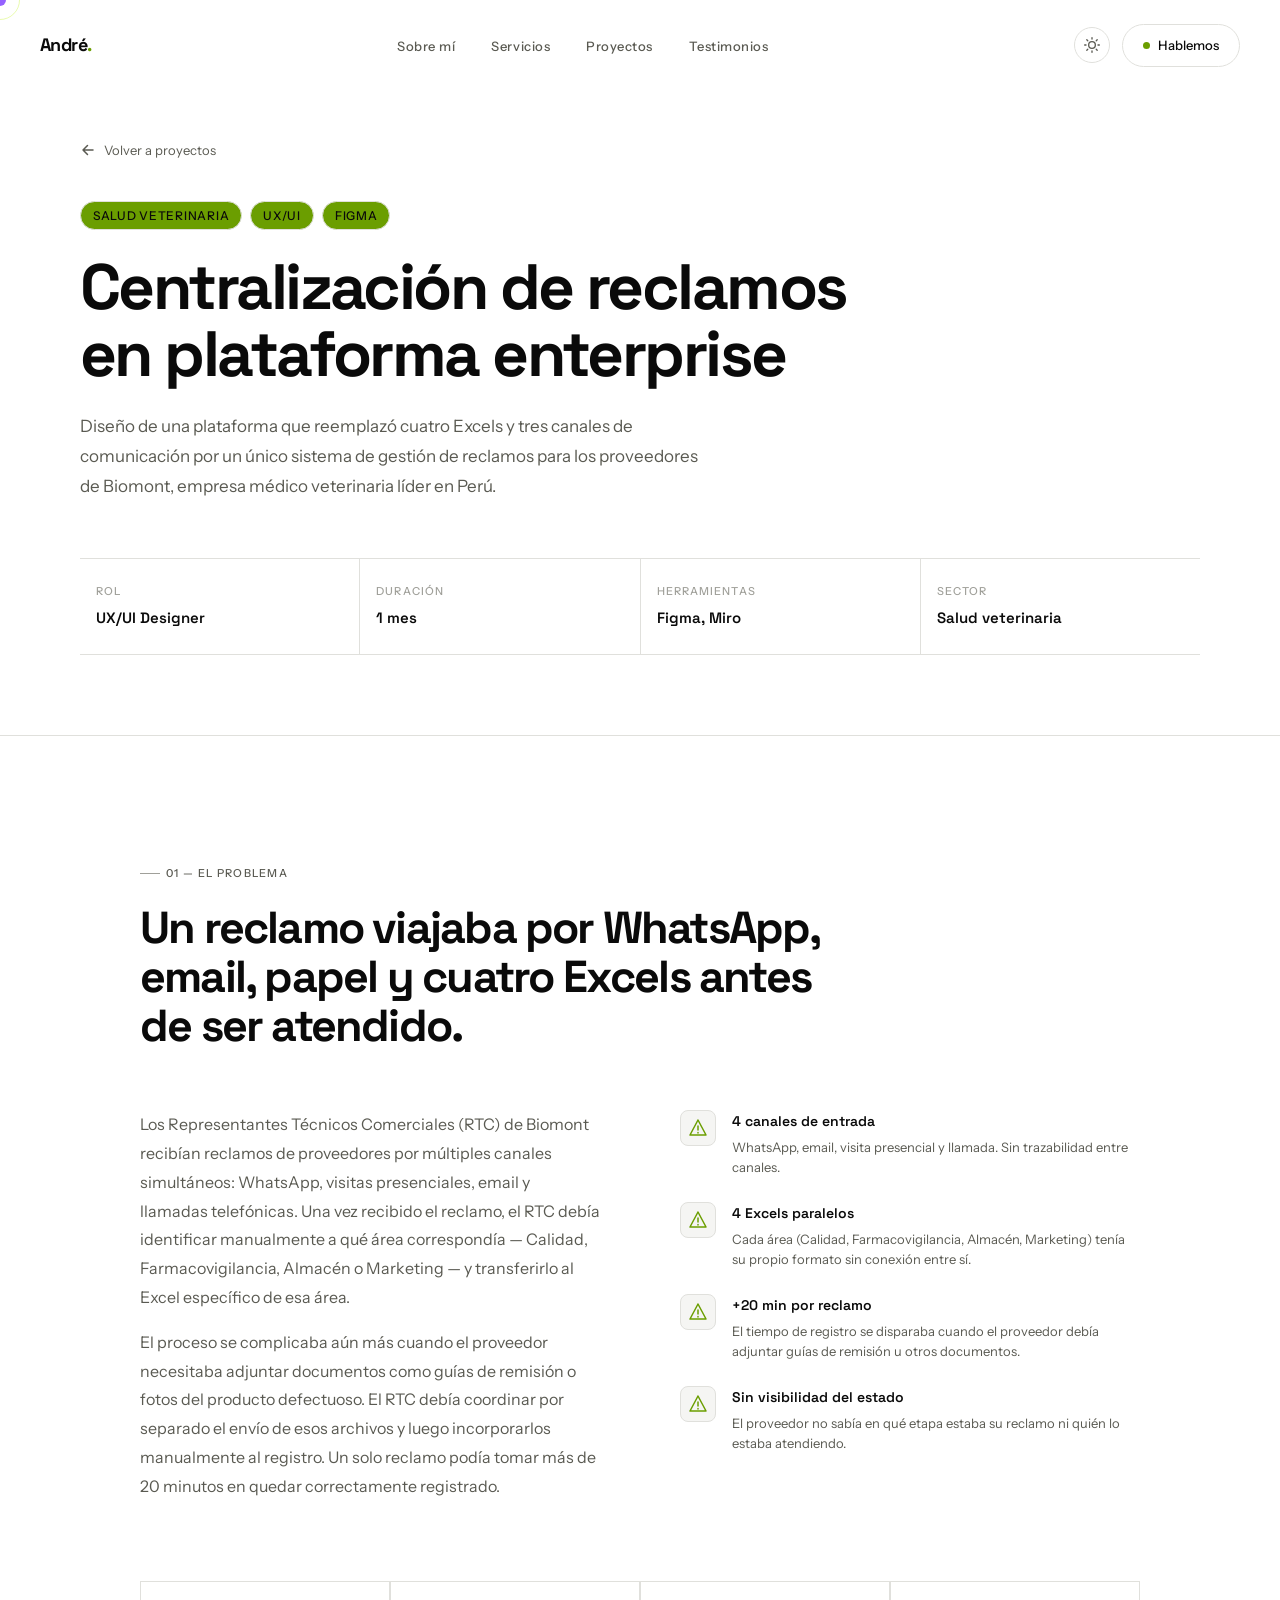
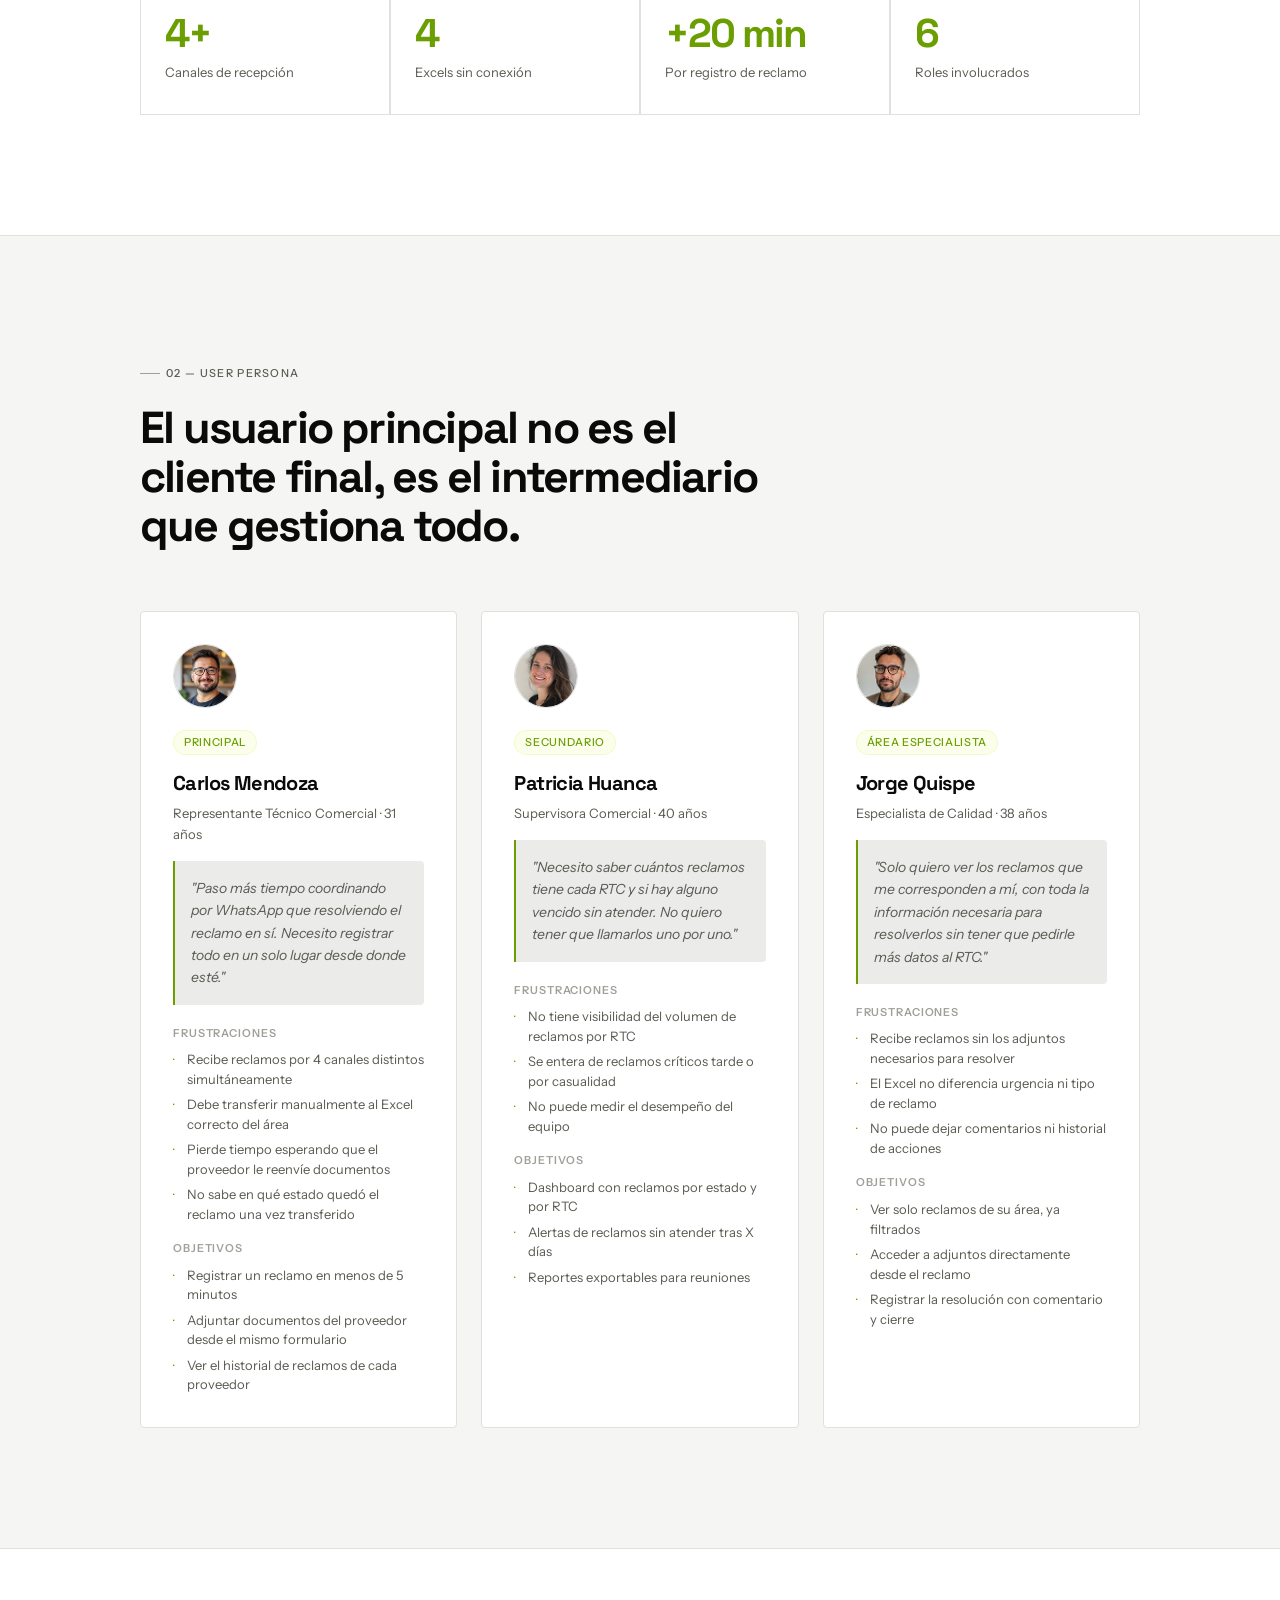
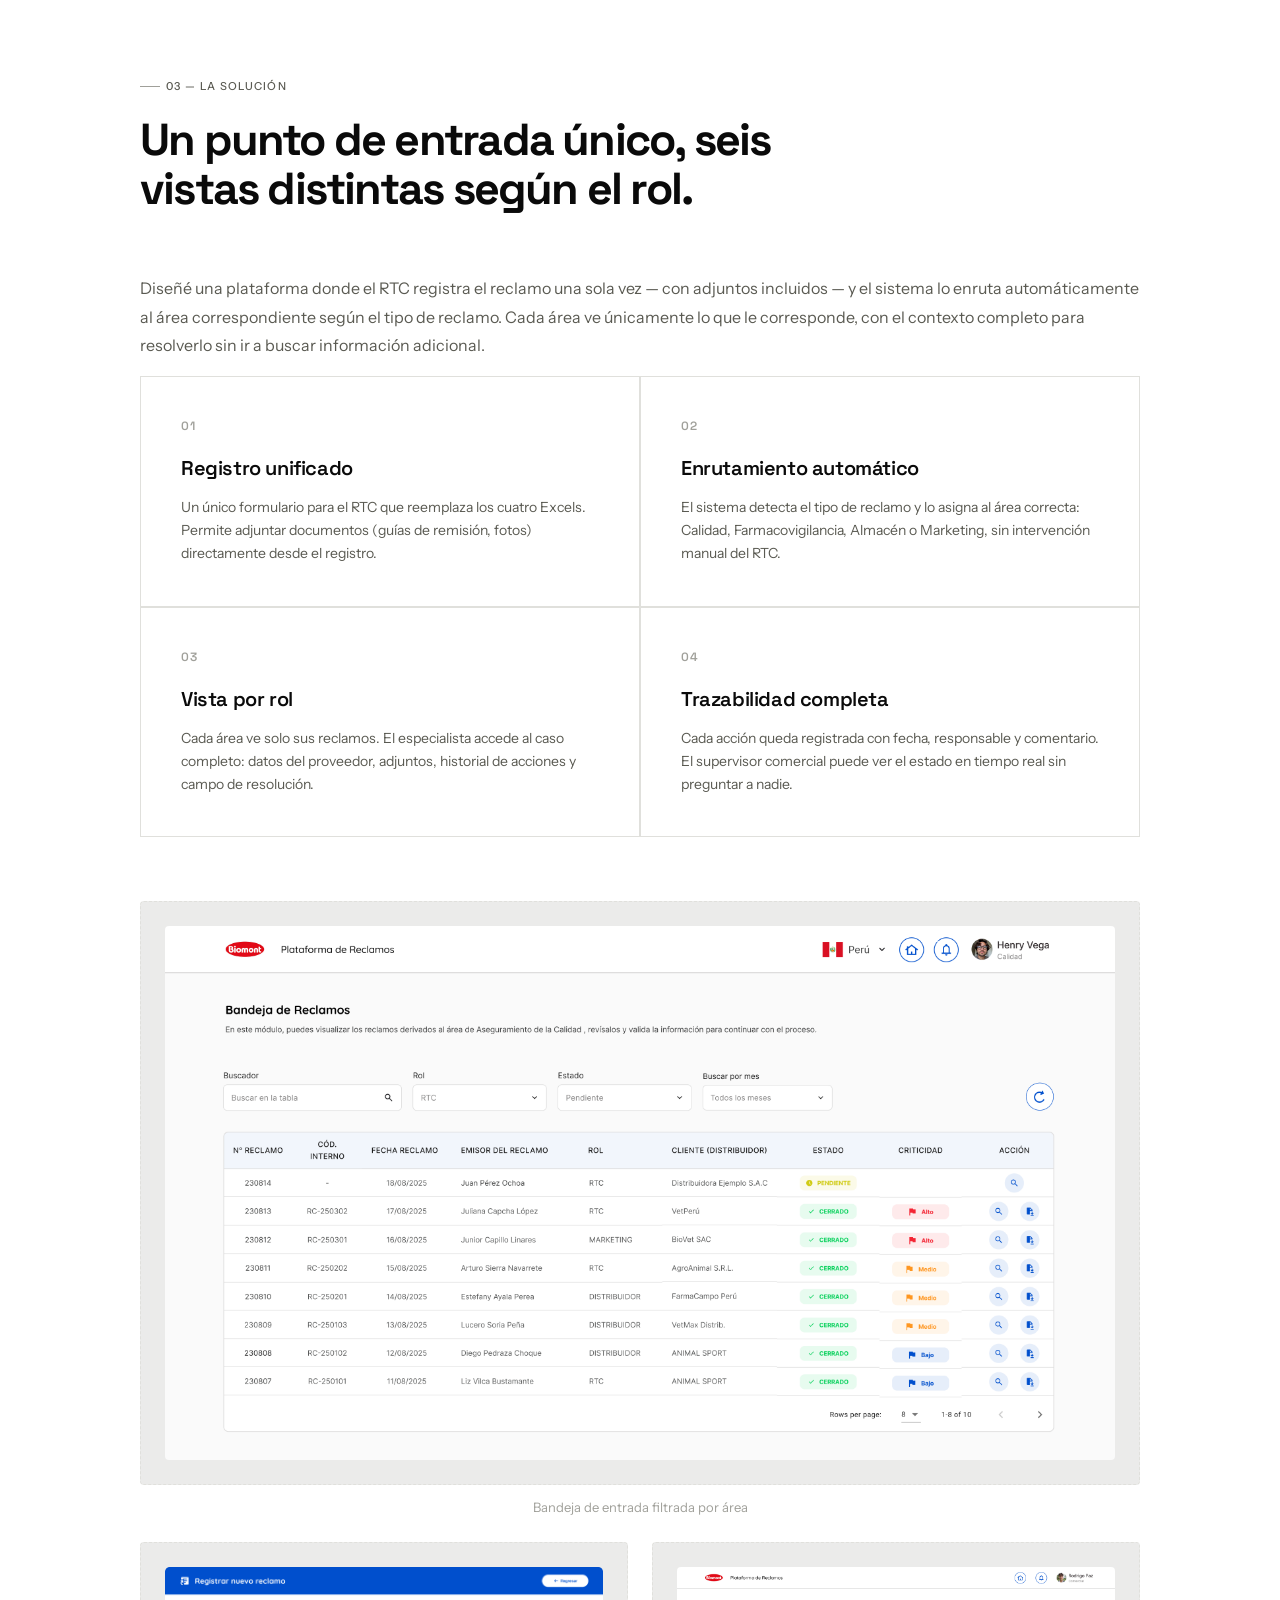
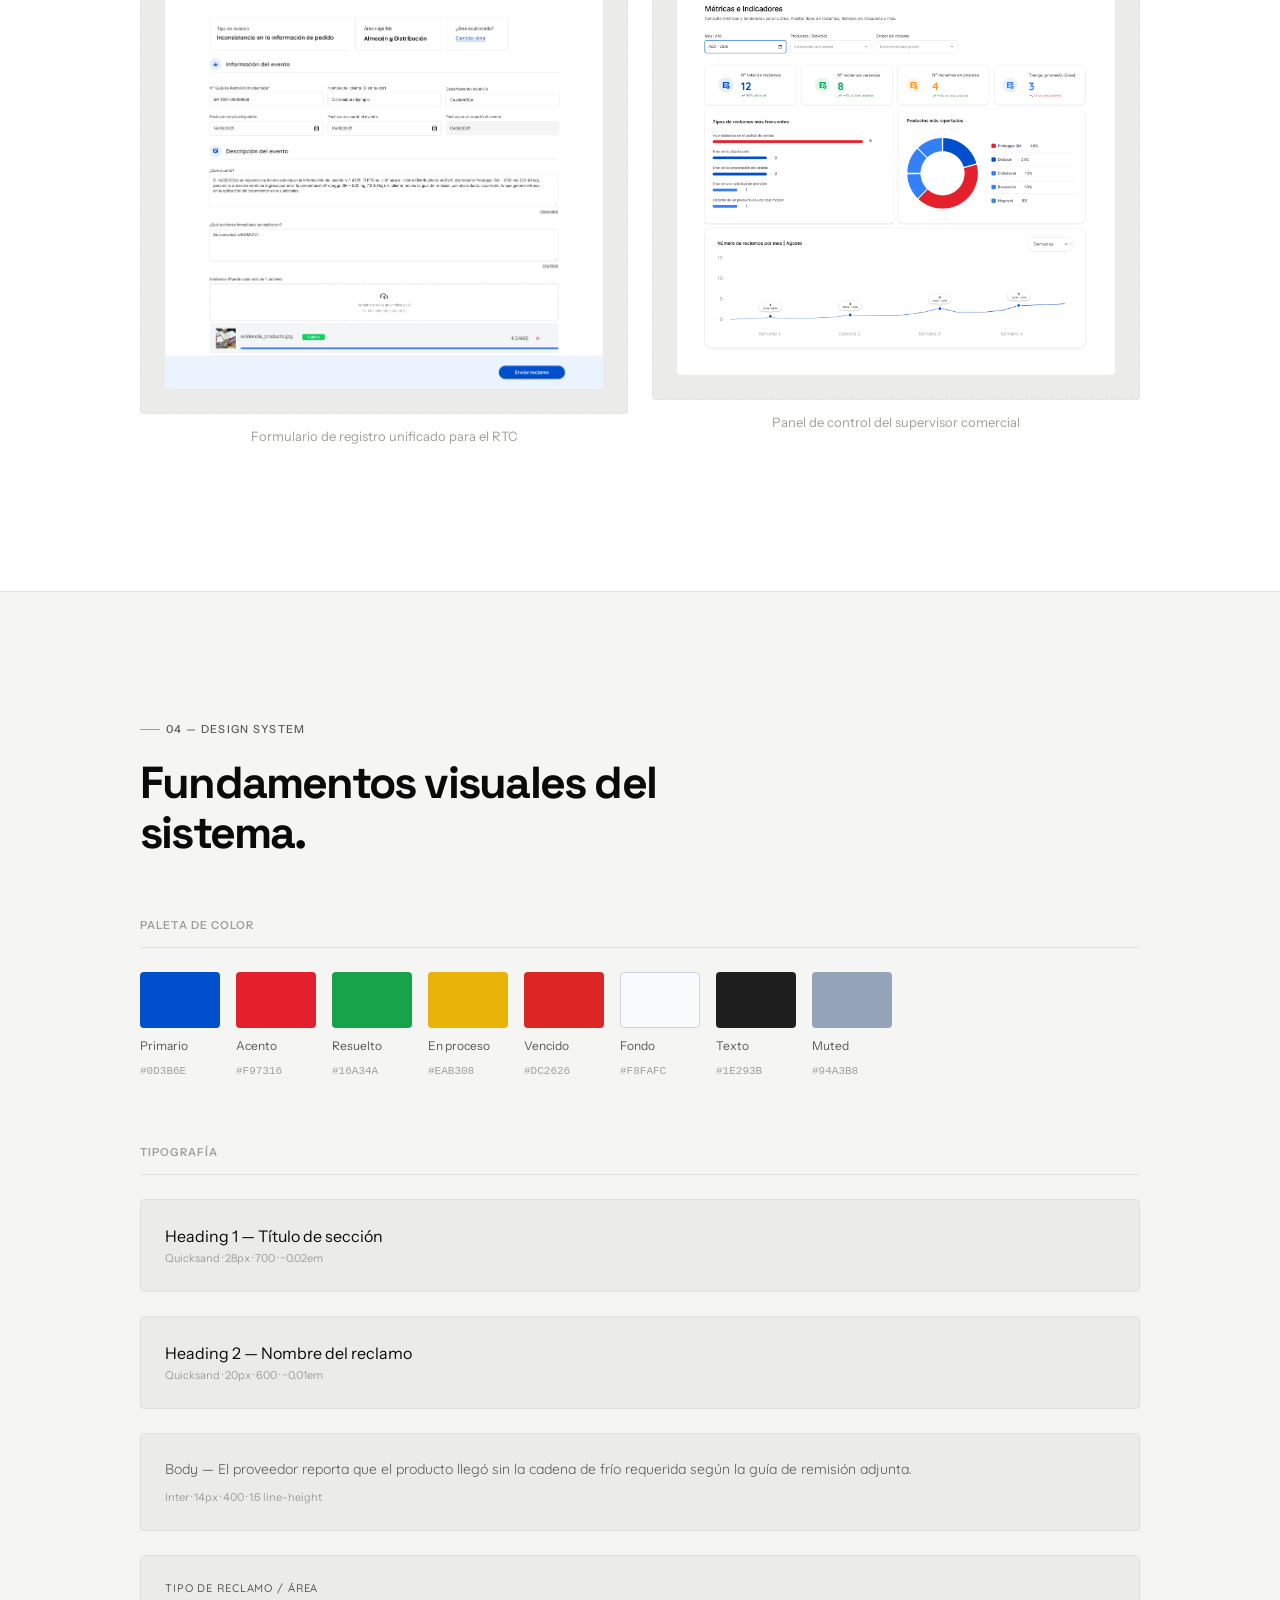
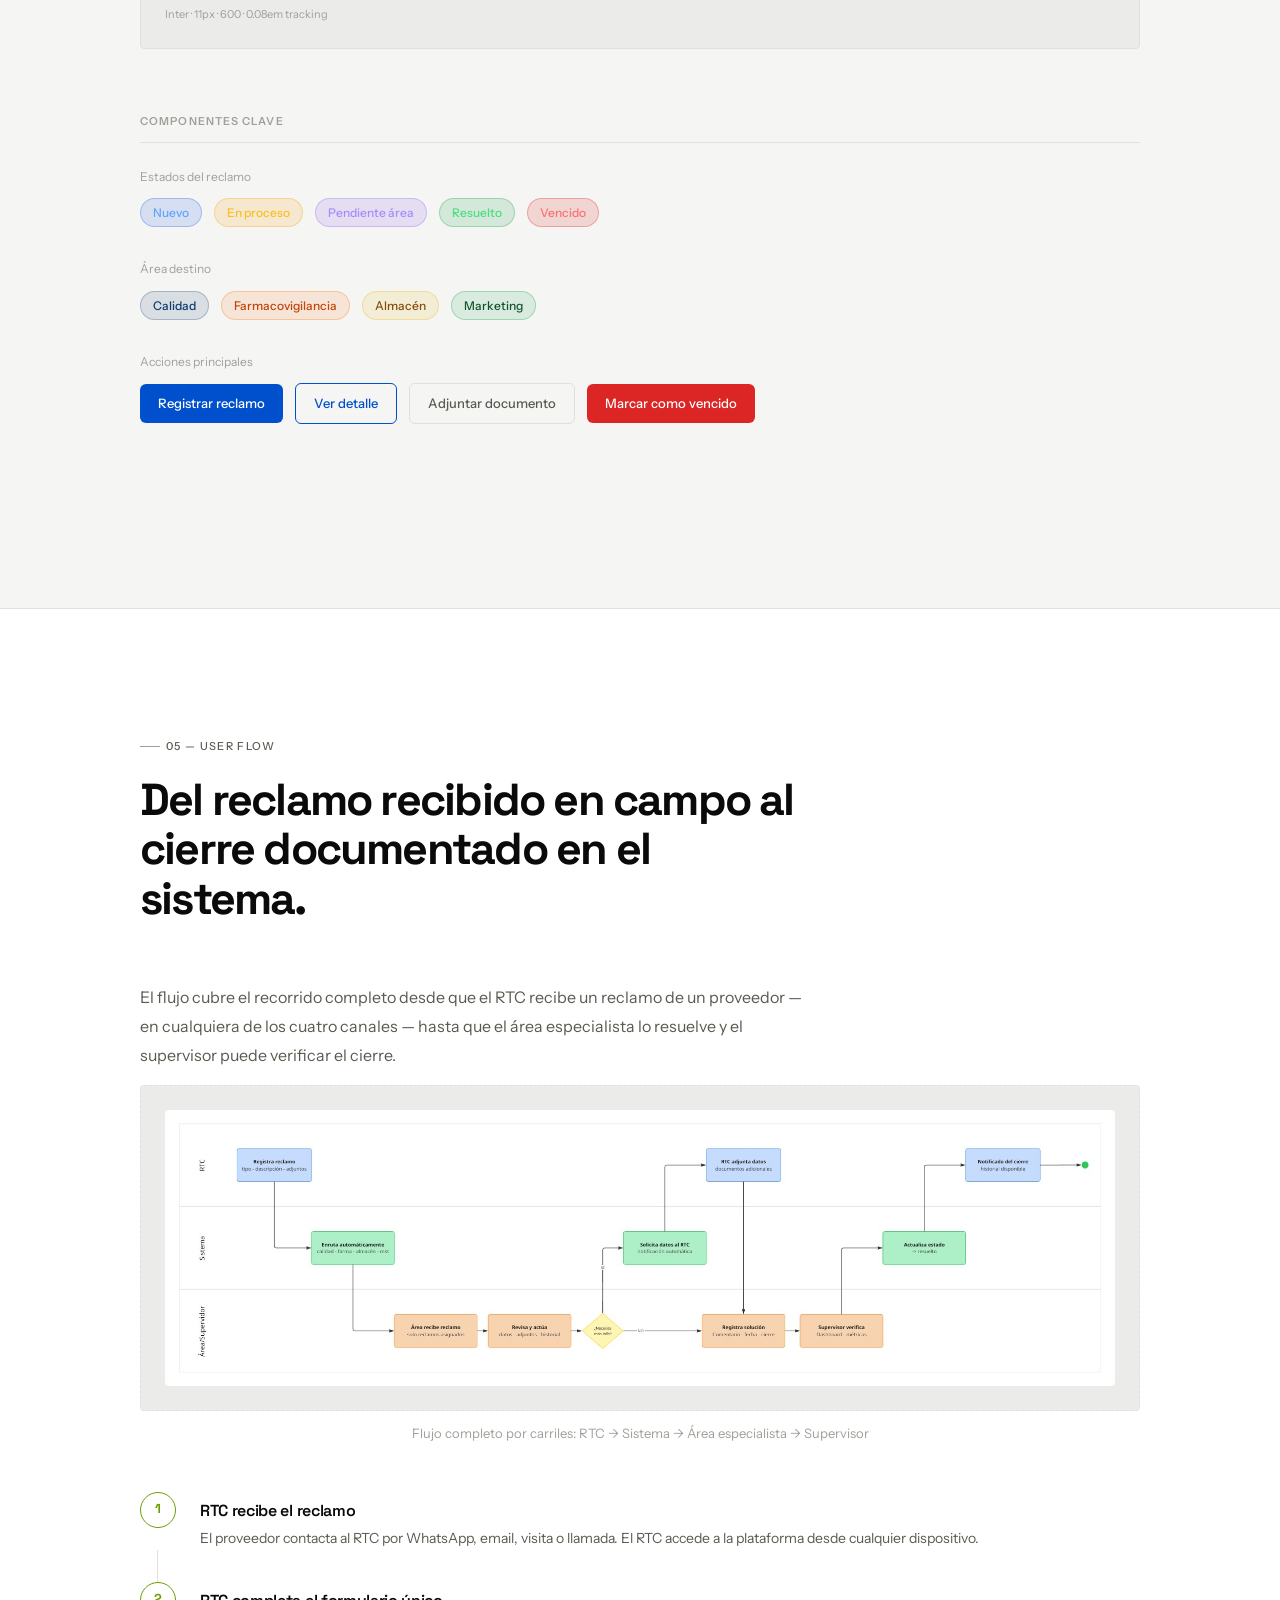
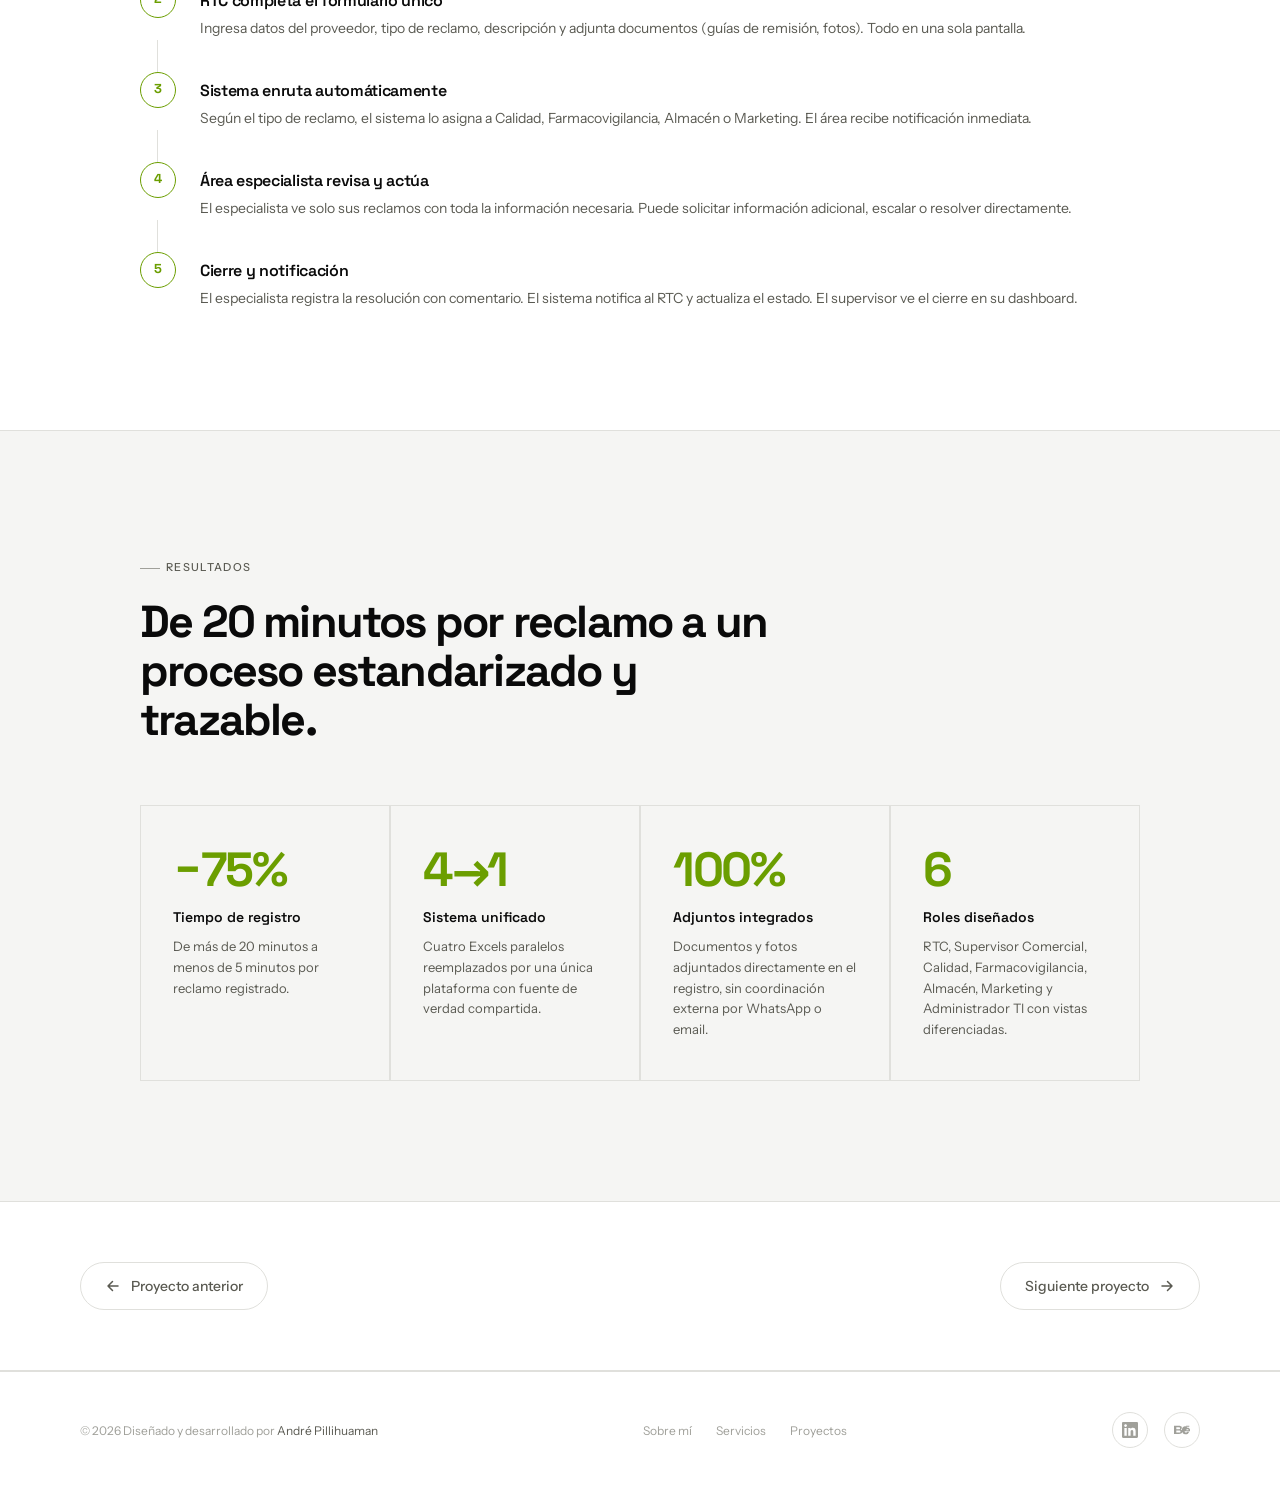
<file: project-reclamos.html>
<!DOCTYPE html>
<html lang="es">
<head>
  <meta charset="UTF-8" />
  <meta name="viewport" content="width=device-width, initial-scale=1.0" />
  <title>Centralización de reclamos — André Pilihuaman</title>
  <meta name="description" content="Caso de estudio: Centralización de reclamos en plataforma enterprise para Biomont, empresa médico veterinaria." />

  <link rel="preconnect" href="https://fonts.googleapis.com" />
  <link rel="preconnect" href="https://fonts.gstatic.com" crossorigin />
  <link href="https://fonts.googleapis.com/css2?family=Instrument+Sans:ital,wght@0,400;0,500;0,600;1,400&family=Space+Grotesk:wght@300;400;500;600;700&display=swap" rel="stylesheet" />

  <link rel="stylesheet" href="css/styles.css" />
  <link rel="stylesheet" href="css/project.css" />
  <link rel="icon" type="image/png" href="images/favicon.svg" />
  <link href="https://fonts.googleapis.com/css2?family=Quicksand:wght@400;500;600;700&display=swap" rel="stylesheet" />
<style>
  :root { --ds-font-display: 'Quicksand', sans-serif; --ds-font-body: 'Quicksand', sans-serif; }
  .ds-btn--primary-recl   { background: #004FCD; color: #fff; }
  .ds-btn--secondary-recl { background: transparent; color: #004FCD; border: 1px solid #004FCD; }
  .ds-btn--danger-recl    { background: #DC2626; color: #fff; }
  .ds-btn--ghost-recl     { background: transparent; color: var(--text-muted); border: 1px solid var(--border); }
</style>
</head>
<body>

  <!-- CURSOR -->
  <div class="cursor" id="cursor"></div>
  <div class="cursor-ring" id="cursorRing"></div>

  <!-- NAV -->
  <nav id="nav">
    <a href="index.html" class="nav-logo">André<span>.</span></a>
    <ul class="nav-links">
      <li><a href="index.html#about">Sobre mí</a></li>
      <li><a href="index.html#services">Servicios</a></li>
      <li><a href="index.html#projects">Proyectos</a></li>
      <li><a href="index.html#testimonials">Testimonios</a></li>
    </ul>
    <div class="nav-right">
      <button class="theme-toggle" id="themeToggle" aria-label="Cambiar tema">
        <svg class="icon-moon" width="16" height="16" viewBox="0 0 24 24" fill="none" stroke="currentColor" stroke-width="2" stroke-linecap="round" stroke-linejoin="round"><path d="M21 12.79A9 9 0 1111.21 3 7 7 0 0021 12.79z"/></svg>
        <svg class="icon-sun" width="16" height="16" viewBox="0 0 24 24" fill="none" stroke="currentColor" stroke-width="2" stroke-linecap="round" stroke-linejoin="round"><circle cx="12" cy="12" r="5"/><line x1="12" y1="1" x2="12" y2="3"/><line x1="12" y1="21" x2="12" y2="23"/><line x1="4.22" y1="4.22" x2="5.64" y2="5.64"/><line x1="18.36" y1="18.36" x2="19.78" y2="19.78"/><line x1="1" y1="12" x2="3" y2="12"/><line x1="21" y1="12" x2="23" y2="12"/><line x1="4.22" y1="19.78" x2="5.64" y2="18.36"/><line x1="18.36" y1="5.64" x2="19.78" y2="4.22"/></svg>
      </button>
      <a href="index.html#contact" class="nav-cta">
        <span class="dot"></span>
        Hablemos
      </a>
      <button class="hamburger" id="hamburger" aria-label="Menú">
        <span></span><span></span><span></span>
      </button>
    </div>
  </nav>

  <!-- OVERLAY + MENÚ MOBILE -->
  <div class="mobile-overlay" id="mobileOverlay"></div>
  <div class="mobile-menu" id="mobileMenu">
    <ul>
      <li><a href="index.html#about"        class="mobile-menu-link">Sobre mí</a></li>
      <li><a href="index.html#services"     class="mobile-menu-link">Servicios</a></li>
      <li><a href="index.html#projects"     class="mobile-menu-link">Proyectos</a></li>
      <li><a href="index.html#testimonials" class="mobile-menu-link">Testimonios</a></li>
      <li><a href="index.html#contact"      class="mobile-menu-link">Hablemos</a></li>
    </ul>
  </div>

  <!-- HERO -->
  <section class="project-hero">
    <div class="container">

      <a href="index.html#projects" class="back-link">
        <svg width="16" height="16" viewBox="0 0 16 16" fill="none"><path d="M13 8H3M7.5 3.5L3 8l4.5 4.5" stroke="currentColor" stroke-width="1.5" stroke-linecap="round" stroke-linejoin="round"/></svg>
        Volver a proyectos
      </a>

      <div class="project-hero-cats">
        <span class="project-cat-hero">Salud veterinaria</span>
        <span class="project-cat-hero">UX/UI</span>
        <span class="project-cat-hero">Figma</span>
      </div>

      <h1 class="project-hero-title">Centralización de reclamos en plataforma enterprise</h1>

      <p class="project-hero-desc">
        Diseño de una plataforma que reemplazó cuatro Excels y tres canales de comunicación por un único sistema de gestión de reclamos para los proveedores de Biomont, empresa médico veterinaria líder en Perú.
      </p>

      <div class="project-meta">
        <div class="project-meta-item">
          <span class="meta-label">Rol</span>
          <span class="meta-value">UX/UI Designer</span>
        </div>
        <div class="project-meta-item">
          <span class="meta-label">Duración</span>
          <span class="meta-value">1 mes</span>
        </div>
        <div class="project-meta-item">
          <span class="meta-label">Herramientas</span>
          <span class="meta-value">Figma, Miro</span>
        </div>
        <div class="project-meta-item">
          <span class="meta-label">Sector</span>
          <span class="meta-value">Salud veterinaria</span>
        </div>
      </div>

    </div>

    <!--<div class="project-hero-img-wrapper">
      <img src="images/project_reclamos.png" alt="Plataforma de reclamos Biomont" class="project-hero-img" />
      <div class="hero-mockup-fade"></div>
    </div>-->
  </section>

  <!-- 01 — EL PROBLEMA -->
  <section class="case-section" id="problema">
    <div class="container">
      <div class="case-section-inner">

        <div class="case-section-header reveal">
          <div class="tag">01 — El problema</div>
          <h2>Un reclamo viajaba por WhatsApp, email, papel y cuatro Excels antes de ser atendido.</h2>
        </div>

        <div class="case-two-col">
          <div class="case-text reveal reveal-delay-1">
            <p>Los Representantes Técnicos Comerciales (RTC) de Biomont recibían reclamos de proveedores por múltiples canales simultáneos: WhatsApp, visitas presenciales, email y llamadas telefónicas. Una vez recibido el reclamo, el RTC debía identificar manualmente a qué área correspondía — Calidad, Farmacovigilancia, Almacén o Marketing — y transferirlo al Excel específico de esa área.</p>
            <p>El proceso se complicaba aún más cuando el proveedor necesitaba adjuntar documentos como guías de remisión o fotos del producto defectuoso. El RTC debía coordinar por separado el envío de esos archivos y luego incorporarlos manualmente al registro. Un solo reclamo podía tomar más de 20 minutos en quedar correctamente registrado.</p>
          </div>
          <div class="pain-points reveal reveal-delay-2">
            <div class="pain-point">
              <div class="pain-icon">
                <svg width="20" height="20" viewBox="0 0 20 20" fill="none"><path d="M10 2L2 17h16L10 2z" stroke="currentColor" stroke-width="1.5" stroke-linecap="round" stroke-linejoin="round"/><path d="M10 8v4M10 14.5v.5" stroke="currentColor" stroke-width="1.5" stroke-linecap="round"/></svg>
              </div>
              <div>
                <div class="pain-title">4 canales de entrada</div>
                <div class="pain-desc">WhatsApp, email, visita presencial y llamada. Sin trazabilidad entre canales.</div>
              </div>
            </div>
            <div class="pain-point">
              <div class="pain-icon">
                <svg width="20" height="20" viewBox="0 0 20 20" fill="none"><path d="M10 2L2 17h16L10 2z" stroke="currentColor" stroke-width="1.5" stroke-linecap="round" stroke-linejoin="round"/><path d="M10 8v4M10 14.5v.5" stroke="currentColor" stroke-width="1.5" stroke-linecap="round"/></svg>
              </div>
              <div>
                <div class="pain-title">4 Excels paralelos</div>
                <div class="pain-desc">Cada área (Calidad, Farmacovigilancia, Almacén, Marketing) tenía su propio formato sin conexión entre sí.</div>
              </div>
            </div>
            <div class="pain-point">
              <div class="pain-icon">
                <svg width="20" height="20" viewBox="0 0 20 20" fill="none"><path d="M10 2L2 17h16L10 2z" stroke="currentColor" stroke-width="1.5" stroke-linecap="round" stroke-linejoin="round"/><path d="M10 8v4M10 14.5v.5" stroke="currentColor" stroke-width="1.5" stroke-linecap="round"/></svg>
              </div>
              <div>
                <div class="pain-title">+20 min por reclamo</div>
                <div class="pain-desc">El tiempo de registro se disparaba cuando el proveedor debía adjuntar guías de remisión u otros documentos.</div>
              </div>
            </div>
            <div class="pain-point">
              <div class="pain-icon">
                <svg width="20" height="20" viewBox="0 0 20 20" fill="none"><path d="M10 2L2 17h16L10 2z" stroke="currentColor" stroke-width="1.5" stroke-linecap="round" stroke-linejoin="round"/><path d="M10 8v4M10 14.5v.5" stroke="currentColor" stroke-width="1.5" stroke-linecap="round"/></svg>
              </div>
              <div>
                <div class="pain-title">Sin visibilidad del estado</div>
                <div class="pain-desc">El proveedor no sabía en qué etapa estaba su reclamo ni quién lo estaba atendiendo.</div>
              </div>
            </div>
          </div>
        </div>

        <div class="problem-stats reveal reveal-delay-3">
          <div class="problem-stat">
            <div class="problem-stat-num">4+</div>
            <div class="problem-stat-label">Canales de recepción</div>
          </div>
          <div class="problem-stat">
            <div class="problem-stat-num">4</div>
            <div class="problem-stat-label">Excels sin conexión</div>
          </div>
          <div class="problem-stat">
            <div class="problem-stat-num">+20 min</div>
            <div class="problem-stat-label">Por registro de reclamo</div>
          </div>
          <div class="problem-stat">
            <div class="problem-stat-num">6</div>
            <div class="problem-stat-label">Roles involucrados</div>
          </div>
        </div>

      </div>
    </div>
  </section>

  <!-- 02 — USER PERSONA -->
  <section class="case-section case-section--alt" id="persona">
    <div class="container">
      <div class="case-section-inner">

        <div class="case-section-header reveal">
          <div class="tag">02 — User persona</div>
          <h2>El usuario principal no es el cliente final, es el intermediario que gestiona todo.</h2>
        </div>

        <div class="personas-grid">

          <div class="persona-card reveal reveal-delay-1">
            <div class="persona-avatar">
              <img src="Images_projects/Reclamos_Biomont/carlos.png" alt="">
            </div>
            <div class="persona-info">
              <div class="persona-role-tag">Principal</div>
              <h3 class="persona-name">Carlos Mendoza</h3>
              <div class="persona-job">Representante Técnico Comercial · 31 años</div>
              <p class="persona-quote">"Paso más tiempo coordinando por WhatsApp que resolviendo el reclamo en sí. Necesito registrar todo en un solo lugar desde donde esté."</p>
              <div class="persona-details">
                <div class="persona-detail-block">
                  <div class="persona-detail-title">Frustraciones</div>
                  <ul>
                    <li>Recibe reclamos por 4 canales distintos simultáneamente</li>
                    <li>Debe transferir manualmente al Excel correcto del área</li>
                    <li>Pierde tiempo esperando que el proveedor le reenvíe documentos</li>
                    <li>No sabe en qué estado quedó el reclamo una vez transferido</li>
                  </ul>
                </div>
                <div class="persona-detail-block">
                  <div class="persona-detail-title">Objetivos</div>
                  <ul>
                    <li>Registrar un reclamo en menos de 5 minutos</li>
                    <li>Adjuntar documentos del proveedor desde el mismo formulario</li>
                    <li>Ver el historial de reclamos de cada proveedor</li>
                  </ul>
                </div>
              </div>
            </div>
          </div>

          <div class="persona-card reveal reveal-delay-2">
            <div class="persona-avatar">
              <img src="Images_projects/Reclamos_Biomont/patricia.png" alt="">
            </div>
            <div class="persona-info">
              <div class="persona-role-tag persona-role-tag--secondary">Secundario</div>
              <h3 class="persona-name">Patricia Huanca</h3>
              <div class="persona-job">Supervisora Comercial · 40 años</div>
              <p class="persona-quote">"Necesito saber cuántos reclamos tiene cada RTC y si hay alguno vencido sin atender. No quiero tener que llamarlos uno por uno."</p>
              <div class="persona-details">
                <div class="persona-detail-block">
                  <div class="persona-detail-title">Frustraciones</div>
                  <ul>
                    <li>No tiene visibilidad del volumen de reclamos por RTC</li>
                    <li>Se entera de reclamos críticos tarde o por casualidad</li>
                    <li>No puede medir el desempeño del equipo</li>
                  </ul>
                </div>
                <div class="persona-detail-block">
                  <div class="persona-detail-title">Objetivos</div>
                  <ul>
                    <li>Dashboard con reclamos por estado y por RTC</li>
                    <li>Alertas de reclamos sin atender tras X días</li>
                    <li>Reportes exportables para reuniones</li>
                  </ul>
                </div>
              </div>
            </div>
          </div>

          <div class="persona-card reveal reveal-delay-3">
            <div class="persona-avatar">
              <img src="Images_projects/Reclamos_Biomont/jorge.png" alt="">
            </div>
            <div class="persona-info">
              <div class="persona-role-tag persona-role-tag--tertiary">Área especialista</div>
              <h3 class="persona-name">Jorge Quispe</h3>
              <div class="persona-job">Especialista de Calidad · 38 años</div>
              <p class="persona-quote">"Solo quiero ver los reclamos que me corresponden a mí, con toda la información necesaria para resolverlos sin tener que pedirle más datos al RTC."</p>
              <div class="persona-details">
                <div class="persona-detail-block">
                  <div class="persona-detail-title">Frustraciones</div>
                  <ul>
                    <li>Recibe reclamos sin los adjuntos necesarios para resolver</li>
                    <li>El Excel no diferencia urgencia ni tipo de reclamo</li>
                    <li>No puede dejar comentarios ni historial de acciones</li>
                  </ul>
                </div>
                <div class="persona-detail-block">
                  <div class="persona-detail-title">Objetivos</div>
                  <ul>
                    <li>Ver solo reclamos de su área, ya filtrados</li>
                    <li>Acceder a adjuntos directamente desde el reclamo</li>
                    <li>Registrar la resolución con comentario y cierre</li>
                  </ul>
                </div>
              </div>
            </div>
          </div>

        </div>
      </div>
    </div>
  </section>

  <!-- 03 — LA SOLUCIÓN -->
  <section class="case-section" id="solucion">
    <div class="container">
      <div class="case-section-inner">

        <div class="case-section-header reveal">
          <div class="tag">03 — La solución</div>
          <h2>Un punto de entrada único, seis vistas distintas según el rol.</h2>
        </div>

        <div class="case-text case-text--centered reveal reveal-delay-1">
          <p>Diseñé una plataforma donde el RTC registra el reclamo una sola vez — con adjuntos incluidos — y el sistema lo enruta automáticamente al área correspondiente según el tipo de reclamo. Cada área ve únicamente lo que le corresponde, con el contexto completo para resolverlo sin ir a buscar información adicional.</p>
        </div>

        <div class="features-grid reveal reveal-delay-2">
          <div class="feature-item">
            <div class="feature-num">01</div>
            <div class="feature-name">Registro unificado</div>
            <div class="feature-desc">Un único formulario para el RTC que reemplaza los cuatro Excels. Permite adjuntar documentos (guías de remisión, fotos) directamente desde el registro.</div>
          </div>
          <div class="feature-item">
            <div class="feature-num">02</div>
            <div class="feature-name">Enrutamiento automático</div>
            <div class="feature-desc">El sistema detecta el tipo de reclamo y lo asigna al área correcta: Calidad, Farmacovigilancia, Almacén o Marketing, sin intervención manual del RTC.</div>
          </div>
          <div class="feature-item">
            <div class="feature-num">03</div>
            <div class="feature-name">Vista por rol</div>
            <div class="feature-desc">Cada área ve solo sus reclamos. El especialista accede al caso completo: datos del proveedor, adjuntos, historial de acciones y campo de resolución.</div>
          </div>
          <div class="feature-item">
            <div class="feature-num">04</div>
            <div class="feature-name">Trazabilidad completa</div>
            <div class="feature-desc">Cada acción queda registrada con fecha, responsable y comentario. El supervisor comercial puede ver el estado en tiempo real sin preguntar a nadie.</div>
          </div>
        </div>

        <div class="case-img-block reveal reveal-delay-3">
          <div class="img-placeholder img-placeholder--wide">
            <img src="Images_projects/Reclamos_Biomont/Bandeja de entrada.png" alt="">
        </div>
        <p class="img-caption">Bandeja de entrada filtrada por área</p>
    </div>
        <div class="case-img-row">
          <div class="case-img-block reveal reveal-delay-1">
            <div class="img-placeholder img-placeholder--half">
              <img src="Images_projects/Reclamos_Biomont/formulario de reclamo.png" alt="">
            </div>
            <p class="img-caption">Formulario de registro unificado para el RTC</p>
          </div>
          <div class="case-img-block reveal reveal-delay-2">
            <div class="img-placeholder img-placeholder--half">
              <img src="Images_projects/Reclamos_Biomont/Métricas e indicadores - Dashboard - Almacén.png" alt="">
            </div>
            <p class="img-caption">Panel de control del supervisor comercial</p>
          </div>
        </div>

      </div>
    </div>
  </section>

  <!-- 04 — DESIGN SYSTEM -->
  <section class="case-section case-section--alt" id="design-system">
    <div class="container">
      <div class="case-section-inner">

        <div class="case-section-header reveal">
          <div class="tag">04 — Design system</div>
          <h2>Fundamentos visuales del sistema.</h2>
        </div>

        <div class="ds-block reveal reveal-delay-1">
          <div class="ds-block-title">Paleta de color</div>
          <div class="ds-colors">
            <div class="ds-color-item">
              <div class="ds-color-swatch" style="background:#004FCD;"></div>
              <div class="ds-color-name">Primario</div>
              <div class="ds-color-hex">#0D3B6E</div>
            </div>
            <div class="ds-color-item">
              <div class="ds-color-swatch" style="background:#E3202C;"></div>
              <div class="ds-color-name">Acento</div>
              <div class="ds-color-hex">#F97316</div>
            </div>
            <div class="ds-color-item">
              <div class="ds-color-swatch" style="background:#16A34A;"></div>
              <div class="ds-color-name">Resuelto</div>
              <div class="ds-color-hex">#16A34A</div>
            </div>
            <div class="ds-color-item">
              <div class="ds-color-swatch" style="background:#EAB308;"></div>
              <div class="ds-color-name">En proceso</div>
              <div class="ds-color-hex">#EAB308</div>
            </div>
            <div class="ds-color-item">
              <div class="ds-color-swatch" style="background:#DC2626;"></div>
              <div class="ds-color-name">Vencido</div>
              <div class="ds-color-hex">#DC2626</div>
            </div>
            <div class="ds-color-item">
              <div class="ds-color-swatch" style="background:#F8FAFC; border:1px solid #CBD5E1;"></div>
              <div class="ds-color-name">Fondo</div>
              <div class="ds-color-hex">#F8FAFC</div>
            </div>
            <div class="ds-color-item">
              <div class="ds-color-swatch" style="background:#1E1E1E;"></div>
              <div class="ds-color-name">Texto</div>
              <div class="ds-color-hex">#1E293B</div>
            </div>
            <div class="ds-color-item">
              <div class="ds-color-swatch" style="background:#94A3B8;"></div>
              <div class="ds-color-name">Muted</div>
              <div class="ds-color-hex">#94A3B8</div>
            </div>
          </div>
        </div>

        <div class="ds-block reveal reveal-delay-2">
          <div class="ds-block-title">Tipografía</div>
          <div class="ds-typography">
            <div class="ds-type-item">
              <div class="ds-type-sample ds-type-h1-reclamos">Heading 1 — Título de sección</div>
              <div class="ds-type-meta">Quicksand · 28px · 700 · −0.02em</div>
            </div>
            <div class="ds-type-item">
              <div class="ds-type-sample ds-type-h2-reclamos">Heading 2 — Nombre del reclamo</div>
              <div class="ds-type-meta">Quicksand · 20px · 600 · −0.01em</div>
            </div>
            <div class="ds-type-item">
              <div class="ds-type-sample ds-type-body">Body — El proveedor reporta que el producto llegó sin la cadena de frío requerida según la guía de remisión adjunta.</div>
              <div class="ds-type-meta">Inter · 14px · 400 · 1.6 line-height</div>
            </div>
            <div class="ds-type-item">
              <div class="ds-type-sample ds-type-label">TIPO DE RECLAMO / ÁREA</div>
              <div class="ds-type-meta">Inter · 11px · 600 · 0.08em tracking</div>
            </div>
          </div>
        </div>

        <div class="ds-block reveal reveal-delay-3">
          <div class="ds-block-title">Componentes clave</div>
          <div class="ds-components">

            <div class="ds-component-group">
              <div class="ds-component-label">Estados del reclamo</div>
              <div class="ds-component-row">
                <div class="ds-badge ds-badge--blue">Nuevo</div>
                <div class="ds-badge ds-badge--yellow">En proceso</div>
                <div class="ds-badge ds-badge--purple">Pendiente área</div>
                <div class="ds-badge ds-badge--green">Resuelto</div>
                <div class="ds-badge ds-badge--red">Vencido</div>
              </div>
            </div>

            <div class="ds-component-group">
              <div class="ds-component-label">Área destino</div>
              <div class="ds-component-row">
                <div class="ds-badge" style="background:rgba(13,59,110,0.12);color:#0D3B6E;border:1px solid rgba(13,59,110,0.25);">Calidad</div>
                <div class="ds-badge" style="background:rgba(249,115,22,0.12);color:#c2440a;border:1px solid rgba(249,115,22,0.3);">Farmacovigilancia</div>
                <div class="ds-badge" style="background:rgba(234,179,8,0.12);color:#854d0e;border:1px solid rgba(234,179,8,0.3);">Almacén</div>
                <div class="ds-badge" style="background:rgba(22,163,74,0.12);color:#14532d;border:1px solid rgba(22,163,74,0.3);">Marketing</div>
              </div>
            </div>

            <div class="ds-component-group">
              <div class="ds-component-label">Acciones principales</div>
              <div class="ds-component-row">
                <div class="ds-btn ds-btn--primary-recl">Registrar reclamo</div>
                <div class="ds-btn ds-btn--secondary-recl">Ver detalle</div>
                <div class="ds-btn ds-btn--ghost-recl">Adjuntar documento</div>
                <div class="ds-btn ds-btn--danger-recl">Marcar como vencido</div>
              </div>
            </div>

          </div>
        </div>

      </div>
    </div>
  </section>

  <!-- 05 — USER FLOW -->
  <section class="case-section" id="user-flow">
    <div class="container">
      <div class="case-section-inner">

        <div class="case-section-header reveal">
          <div class="tag">05 — User flow</div>
          <h2>Del reclamo recibido en campo al cierre documentado en el sistema.</h2>
        </div>

        <div class="case-text reveal reveal-delay-1">
          <p>El flujo cubre el recorrido completo desde que el RTC recibe un reclamo de un proveedor — en cualquiera de los cuatro canales — hasta que el área especialista lo resuelve y el supervisor puede verificar el cierre.</p>
        </div>

        <div class="case-img-block reveal reveal-delay-2">
          <div class="img-placeholder img-placeholder--flow">
            <img src="Images_projects/Reclamos_Biomont/user_flow_reclamos.jpg"
            alt="User flow sistema de reclamos Biomont"
            class="project-hero-img">
          </div>
          <p class="img-caption">Flujo completo por carriles: RTC → Sistema → Área especialista → Supervisor</p>
        </div>

        <div class="flow-steps reveal reveal-delay-3">
          <div class="flow-step">
            <div class="flow-step-num">1</div>
            <div class="flow-step-content">
              <div class="flow-step-title">RTC recibe el reclamo</div>
              <div class="flow-step-desc">El proveedor contacta al RTC por WhatsApp, email, visita o llamada. El RTC accede a la plataforma desde cualquier dispositivo.</div>
            </div>
          </div>
          <div class="flow-connector"></div>
          <div class="flow-step">
            <div class="flow-step-num">2</div>
            <div class="flow-step-content">
              <div class="flow-step-title">RTC completa el formulario único</div>
              <div class="flow-step-desc">Ingresa datos del proveedor, tipo de reclamo, descripción y adjunta documentos (guías de remisión, fotos). Todo en una sola pantalla.</div>
            </div>
          </div>
          <div class="flow-connector"></div>
          <div class="flow-step">
            <div class="flow-step-num">3</div>
            <div class="flow-step-content">
              <div class="flow-step-title">Sistema enruta automáticamente</div>
              <div class="flow-step-desc">Según el tipo de reclamo, el sistema lo asigna a Calidad, Farmacovigilancia, Almacén o Marketing. El área recibe notificación inmediata.</div>
            </div>
          </div>
          <div class="flow-connector"></div>
          <div class="flow-step">
            <div class="flow-step-num">4</div>
            <div class="flow-step-content">
              <div class="flow-step-title">Área especialista revisa y actúa</div>
              <div class="flow-step-desc">El especialista ve solo sus reclamos con toda la información necesaria. Puede solicitar información adicional, escalar o resolver directamente.</div>
            </div>
          </div>
          <div class="flow-connector"></div>
          <div class="flow-step">
            <div class="flow-step-num">5</div>
            <div class="flow-step-content">
              <div class="flow-step-title">Cierre y notificación</div>
              <div class="flow-step-desc">El especialista registra la resolución con comentario. El sistema notifica al RTC y actualiza el estado. El supervisor ve el cierre en su dashboard.</div>
            </div>
          </div>
        </div>

      </div>
    </div>
  </section>

  <!-- RESULTADOS -->
  <section class="case-section case-section--alt" id="resultados">
    <div class="container">
      <div class="case-section-inner">

        <div class="case-section-header reveal">
          <div class="tag">Resultados</div>
          <h2>De 20 minutos por reclamo a un proceso estandarizado y trazable.</h2>
        </div>

        <div class="results-grid">
          <div class="result-item reveal reveal-delay-1">
            <div class="result-num">−75%</div>
            <div class="result-label">Tiempo de registro</div>
            <div class="result-desc">De más de 20 minutos a menos de 5 minutos por reclamo registrado.</div>
          </div>
          <div class="result-item reveal reveal-delay-2">
            <div class="result-num">4→1</div>
            <div class="result-label">Sistema unificado</div>
            <div class="result-desc">Cuatro Excels paralelos reemplazados por una única plataforma con fuente de verdad compartida.</div>
          </div>
          <div class="result-item reveal reveal-delay-3">
            <div class="result-num">100%</div>
            <div class="result-label">Adjuntos integrados</div>
            <div class="result-desc">Documentos y fotos adjuntados directamente en el registro, sin coordinación externa por WhatsApp o email.</div>
          </div>
          <div class="result-item reveal reveal-delay-4">
            <div class="result-num">6</div>
            <div class="result-label">Roles diseñados</div>
            <div class="result-desc">RTC, Supervisor Comercial, Calidad, Farmacovigilancia, Almacén, Marketing y Administrador TI con vistas diferenciadas.</div>
          </div>
        </div>

      </div>
    </div>
  </section>

  <!-- NAVEGACIÓN ENTRE PROYECTOS -->
  <section class="project-nav-section">
    <div class="container">
      <div class="project-nav-inner">
        <a href="project-reclutamiento.html" class="project-nav-back">
          <svg width="16" height="16" viewBox="0 0 16 16" fill="none"><path d="M13 8H3M7.5 3.5L3 8l4.5 4.5" stroke="currentColor" stroke-width="1.5" stroke-linecap="round" stroke-linejoin="round"/></svg>
          Proyecto anterior
        </a>
        <a href="project-caylet.html" class="project-nav-next">
          Siguiente proyecto
          <svg width="16" height="16" viewBox="0 0 16 16" fill="none"><path d="M3 8h10M8.5 3.5L13 8l-4.5 4.5" stroke="currentColor" stroke-width="1.5" stroke-linecap="round" stroke-linejoin="round"/></svg>
        </a>
      </div>
    </div>
  </section>

  <!-- FOOTER -->
  <footer>
    <div class="container">
      <div class="footer-inner">
        <div class="footer-copy">© 2026 Diseñado y desarrollado por <span>André Pillihuaman</span></div>
        <div class="footer-links">
          <a href="index.html#about">Sobre mí</a>
          <a href="index.html#services">Servicios</a>
          <a href="index.html#projects">Proyectos</a>
        </div>
        <div class="footer-socials">
          <a href="https://www.linkedin.com/in/andr%C3%A9-pillihuaman/" target="_blank" aria-label="LinkedIn">
            <svg width="16" height="16" viewBox="0 0 24 24" fill="currentColor"><path d="M20.447 20.452h-3.554v-5.569c0-1.328-.027-3.037-1.852-3.037-1.853 0-2.136 1.445-2.136 2.939v5.667H9.351V9h3.414v1.561h.046c.477-.9 1.637-1.85 3.37-1.85 3.601 0 4.267 2.37 4.267 5.455v6.286zM5.337 7.433c-1.144 0-2.063-.926-2.063-2.065 0-1.138.92-2.063 2.063-2.063 1.14 0 2.064.925 2.064 2.063 0 1.139-.925 2.065-2.064 2.065zm1.782 13.019H3.555V9h3.564v11.452zM22.225 0H1.771C.792 0 0 .774 0 1.729v20.542C0 23.227.792 24 1.771 24h20.451C23.2 24 24 23.227 24 22.271V1.729C24 .774 23.2 0 22.222 0h.003z"/></svg>
          </a>
          <a href="https://www.behance.net/andrepillihu1" target="_blank" aria-label="Behance">
            <svg width="16" height="16" viewBox="0 0 24 24" fill="currentColor"><path d="M7.803 5.731c.589 0 1.119.051 1.605.155.483.103.895.273 1.243.508.343.235.611.547.804.938.187.387.28.86.28 1.406 0 .604-.135 1.107-.404 1.512-.269.406-.673.737-1.207.994.724.226 1.267.615 1.624 1.169.357.553.538 1.22.538 2.002 0 .605-.113 1.127-.343 1.568-.226.437-.543.798-.95 1.077-.406.278-.877.49-1.415.624-.54.136-1.114.203-1.718.203H0V5.731h7.803zm-.351 4.972c.49 0 .891-.119 1.2-.354.31-.238.464-.604.464-1.1 0-.27-.05-.498-.148-.682-.099-.183-.237-.33-.415-.437-.178-.106-.386-.181-.623-.226-.237-.044-.49-.066-.758-.066H3.463v2.865h3.989zm.19 5.218c.285 0 .556-.027.808-.08.252-.054.473-.141.664-.262.19-.12.342-.284.454-.49.111-.207.167-.466.167-.774 0-.614-.172-1.058-.516-1.334-.341-.276-.809-.414-1.396-.414H3.463v3.354h4.179zm12.522-7.465c.586 0 1.131.1 1.629.3.5.2.928.488 1.287.862.36.375.637.83.834 1.366.197.537.295 1.14.295 1.81v.91H15.88c.043.666.252 1.178.635 1.539.38.36.879.54 1.506.54.46 0 .864-.104 1.21-.31.345-.207.575-.45.69-.73h2.836c-.44 1.28-1.102 2.196-1.985 2.743-.884.548-1.956.82-3.213.82-.872 0-1.66-.139-2.36-.416-.698-.278-1.297-.677-1.794-1.197-.497-.52-.882-1.15-1.156-1.89-.275-.742-.413-1.572-.413-2.49 0-.872.136-1.679.407-2.421.27-.741.652-1.375 1.146-1.905.493-.53 1.088-.941 1.785-1.232.698-.29 1.47-.436 2.32-.436zm.016 2.26c-.555 0-1.002.154-1.343.46-.34.308-.553.742-.637 1.301h3.903c-.073-.574-.277-1.01-.615-1.307-.337-.299-.775-.454-1.308-.454zm-2.08-5.252h4.826v1.61h-4.826v-1.61z"/></svg>
          </a>
        </div>
      </div>
    </div>
  </footer>

  <script src="js/script.js"></script>
</body>
</html>
</file>
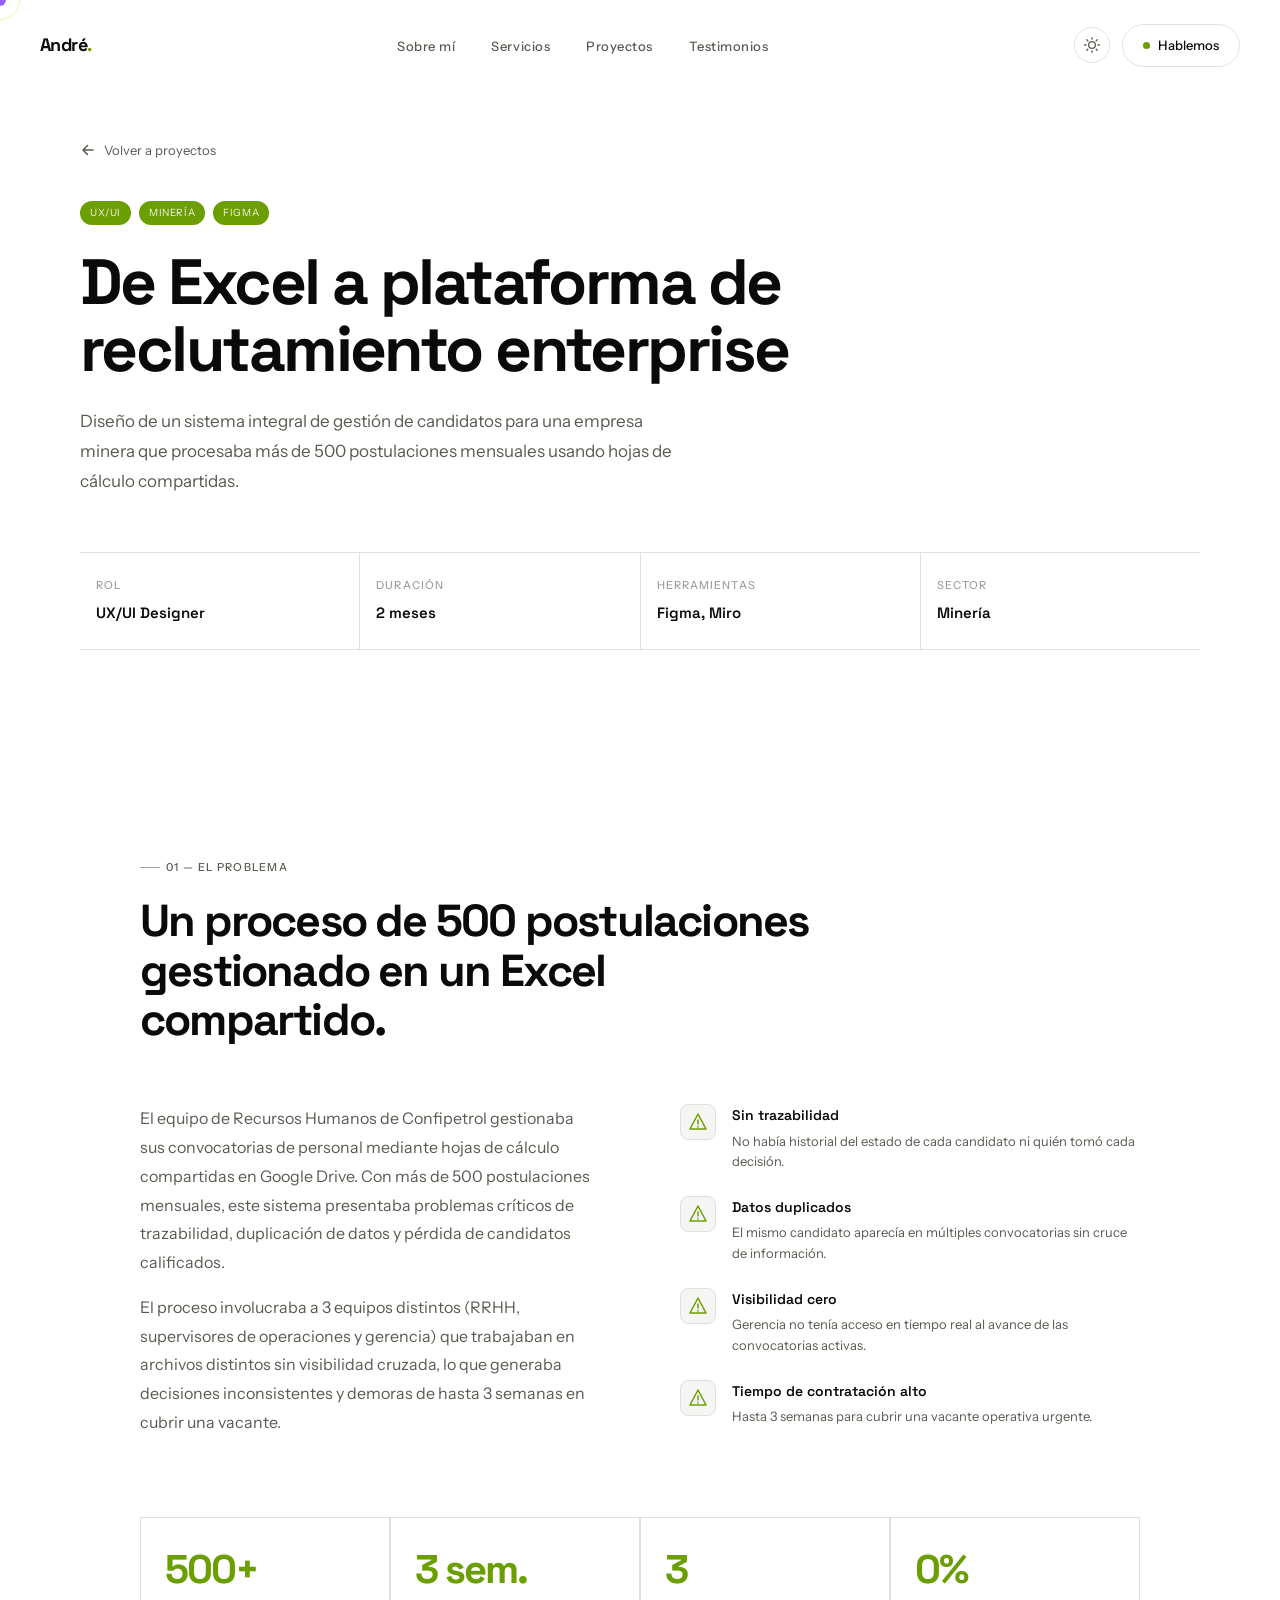
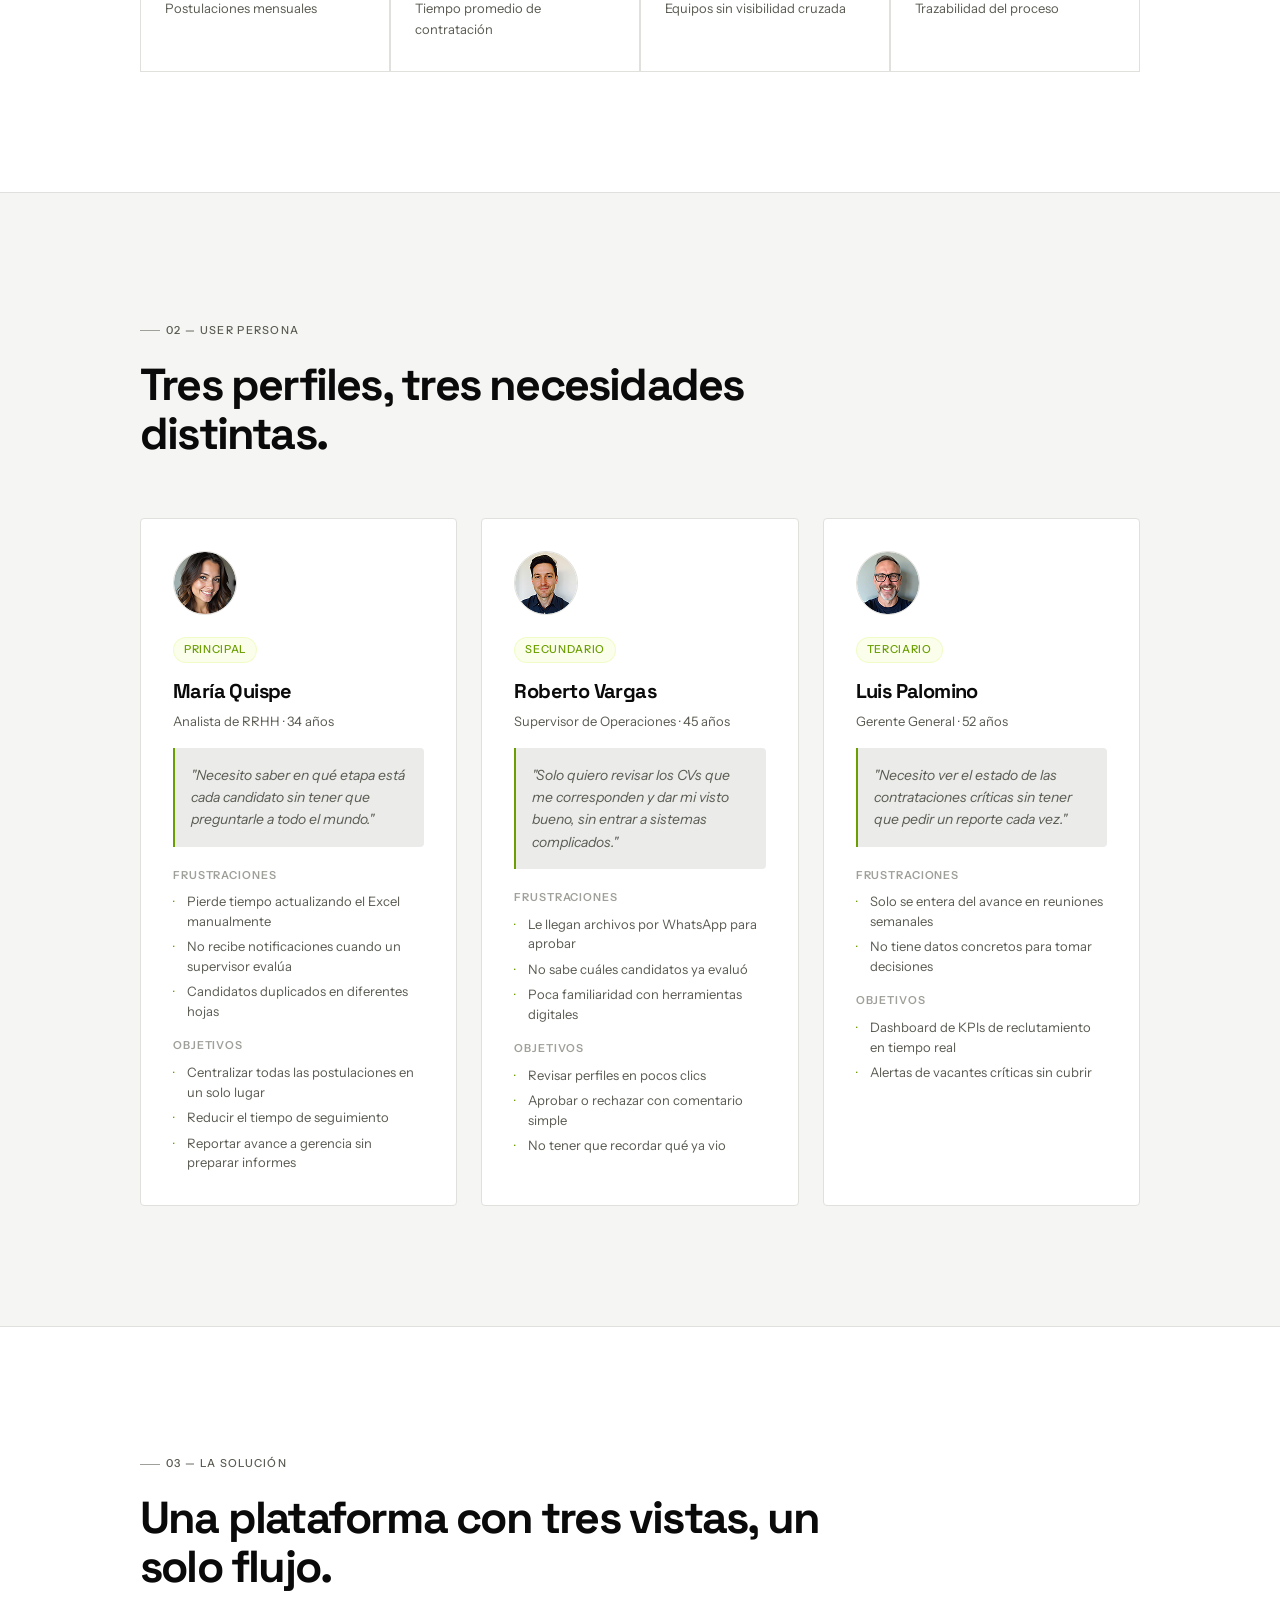
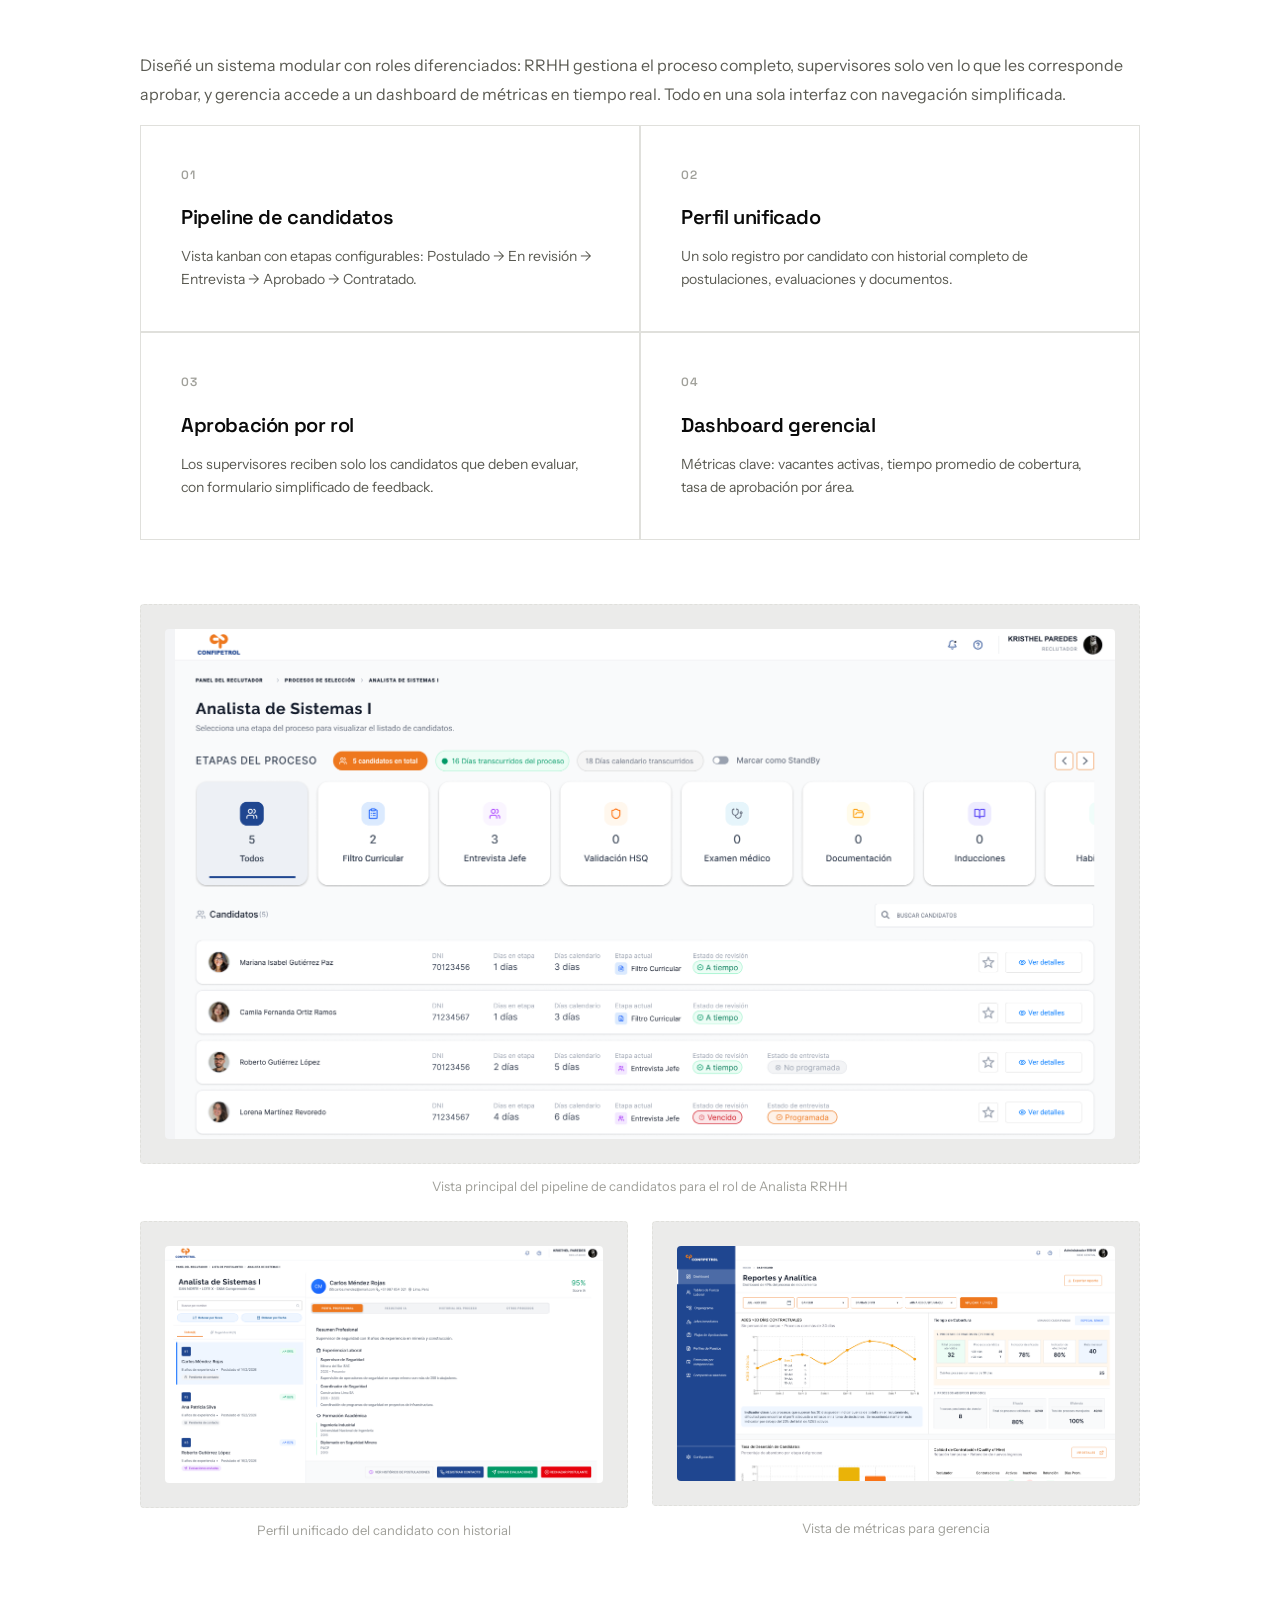
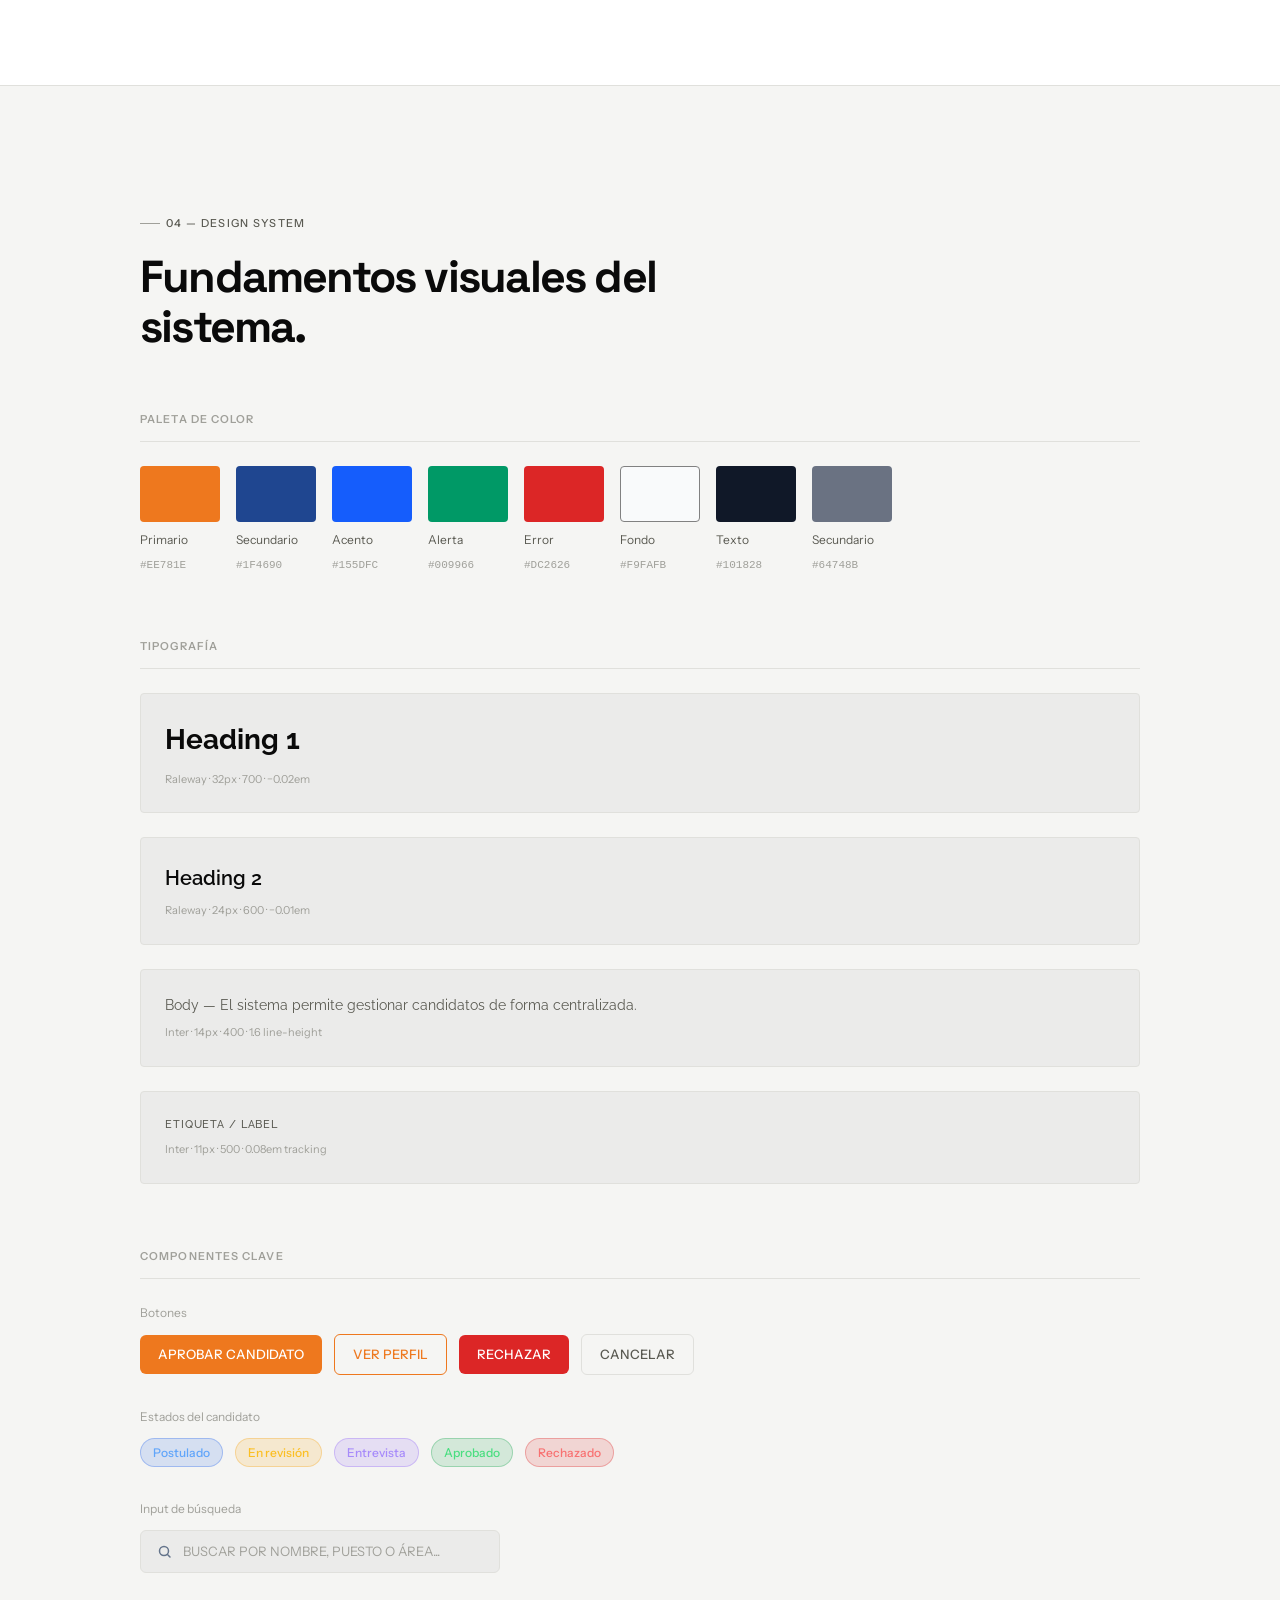
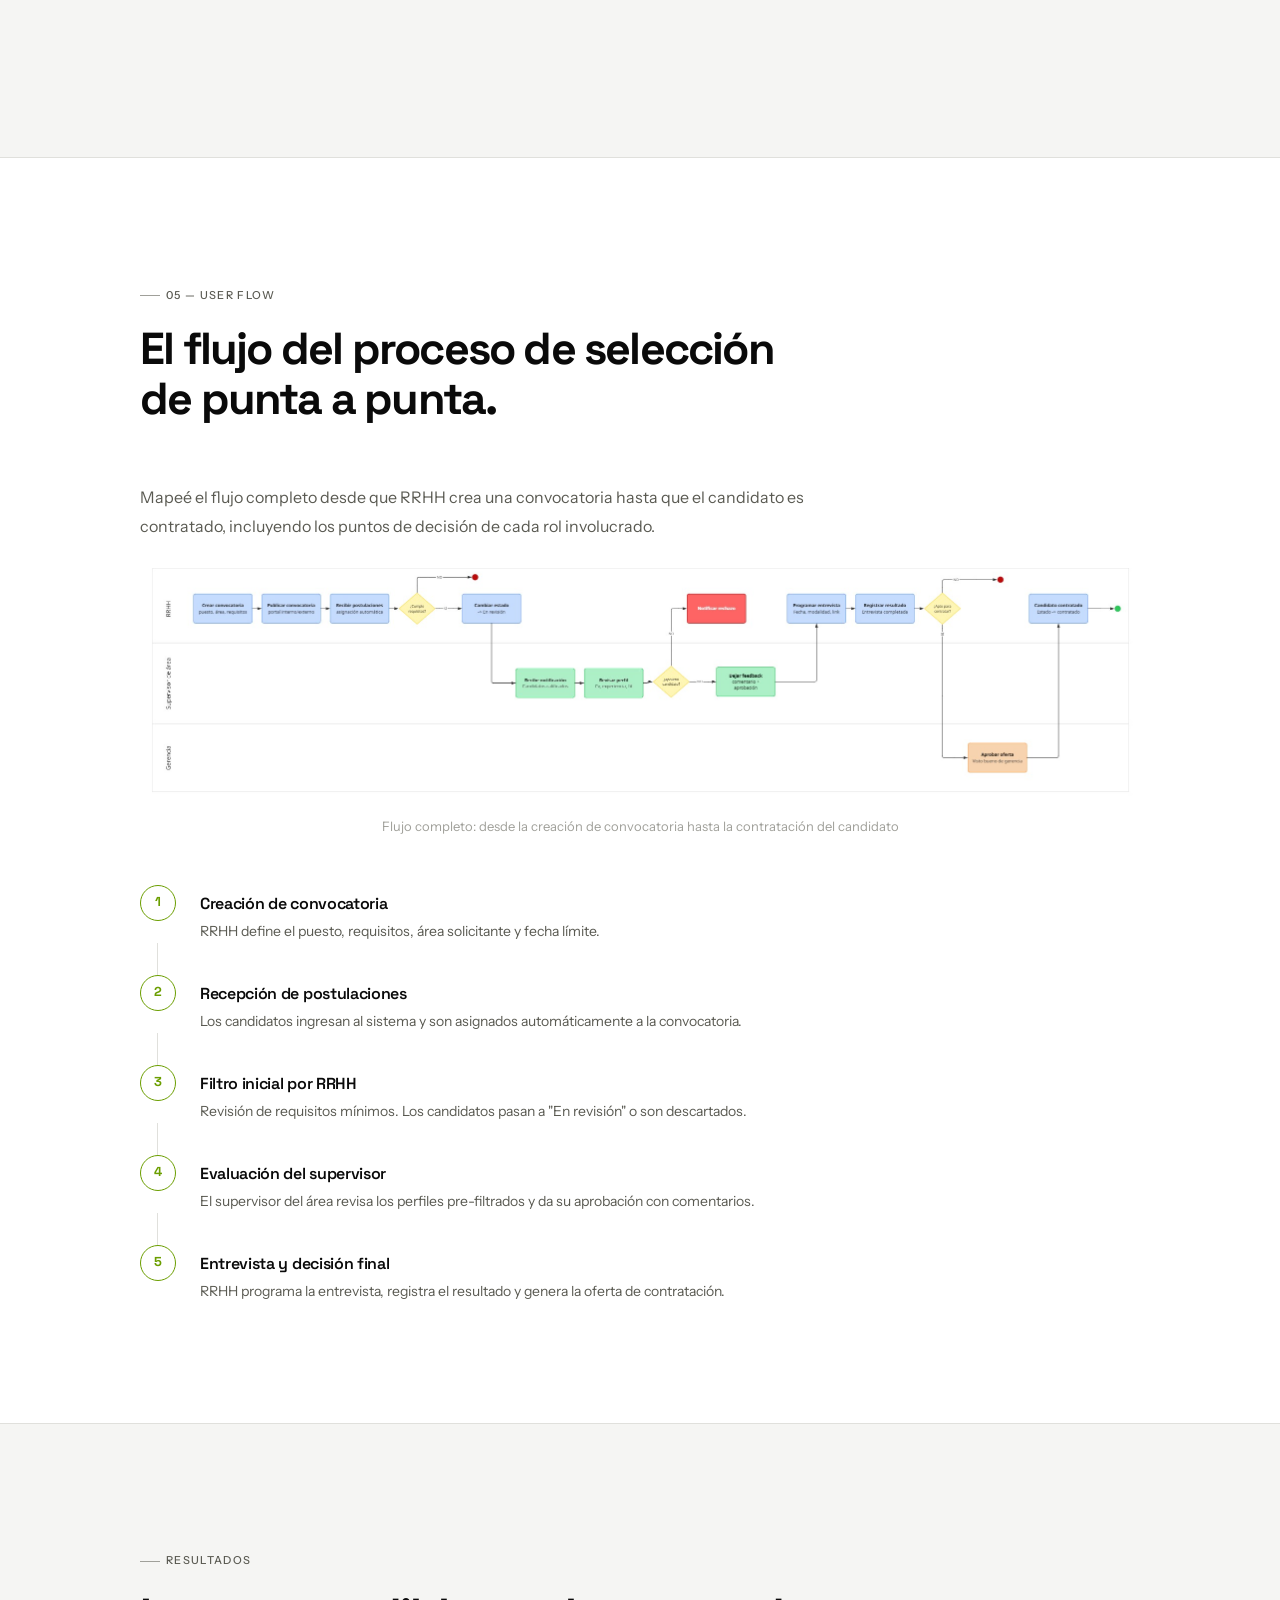
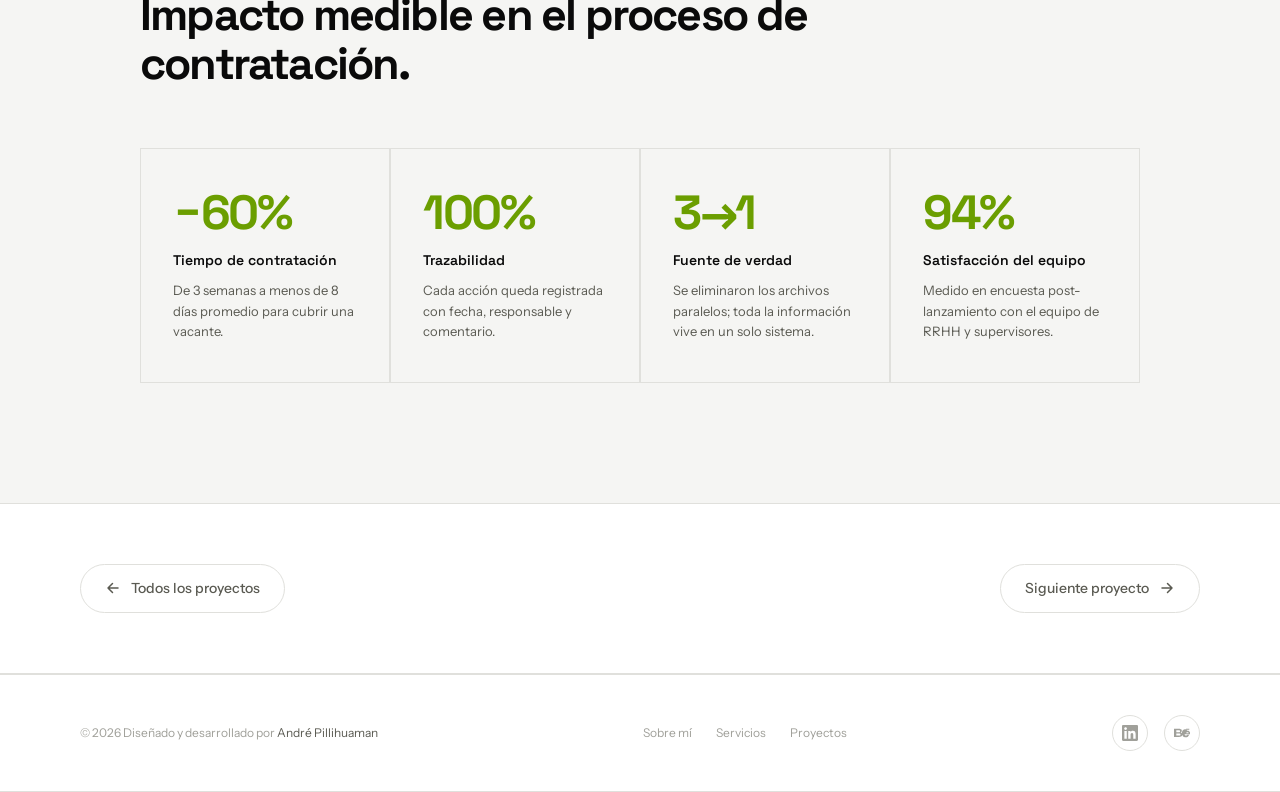
<file: project-reclutamiento.html>
<!DOCTYPE html>
<html lang="es">
<head>
  <meta charset="UTF-8" />
  <meta name="viewport" content="width=device-width, initial-scale=1.0" />
  <title>Sistema de Reclutamiento Enterprise — André Pilihuaman</title>
  <meta name="description" content="Caso de estudio: De Excel a plataforma de reclutamiento enterprise para empresa minera." />

  <link rel="preconnect" href="https://fonts.googleapis.com" />
  <link rel="preconnect" href="https://fonts.gstatic.com" crossorigin />
  <link href="https://fonts.googleapis.com/css2?family=Instrument+Sans:ital,wght@0,400;0,500;0,600;1,400&family=Space+Grotesk:wght@300;400;500;600;700&display=swap" rel="stylesheet" />

  <link rel="stylesheet" href="css/styles.css" />
  <link rel="stylesheet" href="css/project.css" />
  <link rel="icon" type="image/png" href="Images/favicon.svg" />
  <link href="https://fonts.googleapis.com/css2?family=Raleway:wght@400;600;700&display=swap" rel="stylesheet" />
<style>
  :root { --ds-font-display: 'Raleway', sans-serif; --ds-font-body: 'Raleway', sans-serif; }
  .ds-btn--primary-rec   { background: #EE781E; color: #fff; }
  .ds-btn--secondary-rec { background: transparent; color: #EE781E; border: 1px solid #EE781E; }
  .ds-btn--danger-rec    { background: #DC2626; color: #fff; }
  .ds-btn--ghost-rec     { background: transparent; color: var(--text-muted); border: 1px solid var(--border); }
</style>
</head>
<body>

  <!-- CURSOR -->
  <div class="cursor" id="cursor"></div>
  <div class="cursor-ring" id="cursorRing"></div>

  <!-- NAV -->
  <nav id="nav">
    <a href="index.html" class="nav-logo">André<span>.</span></a>
    <ul class="nav-links">
      <li><a href="#about">Sobre mí</a></li>
      <li><a href="#services">Servicios</a></li>
      <li><a href="#projects">Proyectos</a></li>
      <li><a href="#testimonials">Testimonios</a></li>
    </ul>
    <div class="nav-right">
      <button class="theme-toggle" id="themeToggle" aria-label="Cambiar tema">
        <!-- Luna — visible en dark -->
        <svg class="icon-moon" width="16" height="16" viewBox="0 0 24 24" fill="none" stroke="currentColor" stroke-width="2" stroke-linecap="round" stroke-linejoin="round">
          <path d="M21 12.79A9 9 0 1111.21 3 7 7 0 0021 12.79z"/>
        </svg>
        <!-- Sol — visible en light -->
        <svg class="icon-sun" width="16" height="16" viewBox="0 0 24 24" fill="none" stroke="currentColor" stroke-width="2" stroke-linecap="round" stroke-linejoin="round">
          <circle cx="12" cy="12" r="5"/>
          <line x1="12" y1="1" x2="12" y2="3"/>
          <line x1="12" y1="21" x2="12" y2="23"/>
          <line x1="4.22" y1="4.22" x2="5.64" y2="5.64"/>
          <line x1="18.36" y1="18.36" x2="19.78" y2="19.78"/>
          <line x1="1" y1="12" x2="3" y2="12"/>
          <line x1="21" y1="12" x2="23" y2="12"/>
          <line x1="4.22" y1="19.78" x2="5.64" y2="18.36"/>
          <line x1="18.36" y1="5.64" x2="19.78" y2="4.22"/>
        </svg>
      </button>
      <a href="#contact" class="nav-cta">
        <span class="dot"></span>
        Hablemos
      </a>
      <button class="hamburger" id="hamburger" aria-label="Menú">
        <span></span><span></span><span></span>
      </button>
    </div>
  </nav>

  <!-- OVERLAY + MENÚ MOBILE -->
  <div class="mobile-overlay" id="mobileOverlay"></div>
  <div class="mobile-menu" id="mobileMenu">
    <ul>
      <li><a href="index.html#about"        class="mobile-menu-link">Sobre mí</a></li>
      <li><a href="index.html#services"     class="mobile-menu-link">Servicios</a></li>
      <li><a href="index.html#projects"     class="mobile-menu-link">Proyectos</a></li>
      <li><a href="index.html#testimonials" class="mobile-menu-link">Testimonios</a></li>
      <li><a href="index.html#contact"      class="mobile-menu-link">Hablemos</a></li>
    </ul>
  </div>

  <!-- ==========================================
       HERO DEL PROYECTO
  =========================================== -->
  <section class="project-hero">
    <div class="container">

      <a href="index.html#projects" class="back-link">
        <svg width="16" height="16" viewBox="0 0 16 16" fill="none">
          <path d="M13 8H3M7.5 3.5L3 8l4.5 4.5" stroke="currentColor" stroke-width="1.5" stroke-linecap="round" stroke-linejoin="round"/>
        </svg>
        Volver a proyectos
      </a>

      <div class="project-hero-cats">
        <span class="project-cat">UX/UI</span>
        <span class="project-cat">Minería</span>
        <span class="project-cat">Figma</span>
      </div>

      <h1 class="project-hero-title">De Excel a plataforma de reclutamiento enterprise</h1>

      <p class="project-hero-desc">
        Diseño de un sistema integral de gestión de candidatos para una empresa minera que procesaba más de 500 postulaciones mensuales usando hojas de cálculo compartidas.
      </p>

      <div class="project-meta">
        <div class="project-meta-item">
          <span class="meta-label">Rol</span>
          <span class="meta-value">UX/UI Designer</span>
        </div>
        <div class="project-meta-item">
          <span class="meta-label">Duración</span>
          <span class="meta-value">2 meses</span>
        </div>
        <div class="project-meta-item">
          <span class="meta-label">Herramientas</span>
          <span class="meta-value">Figma, Miro</span>
        </div>
        <div class="project-meta-item">
          <span class="meta-label">Sector</span>
          <span class="meta-value">Minería</span>
        </div>
      </div>

    </div>

    <!-- Imagen hero del proyecto
    <div class="project-hero-img-wrapper">
        Reemplaza con:
        <img src="images/project_reclutamiento.png" alt="..." class="project-hero-img">
      <div class="img-placeholder img-placeholder--hero">
        <span>images/project_reclutamiento.png</span>
        <p>Imagen principal del proyecto · Recomendado: 1440 × 680px</p>
      </div>
      <div class="hero-mockup-fade"></div>
    </div>
  </section>-->

  <!-- ==========================================
       01 — EL PROBLEMA
  =========================================== -->
  <section class="case-section" id="problema">
    <div class="container">
      <div class="case-section-inner">

        <div class="case-section-header reveal">
          <div class="tag">01 — El problema</div>
          <h2>Un proceso de 500 postulaciones gestionado en un Excel compartido.</h2>
        </div>

        <div class="case-two-col">
          <div class="case-text reveal reveal-delay-1">
            <p>El equipo de Recursos Humanos de Confipetrol gestionaba sus convocatorias de personal mediante hojas de cálculo compartidas en Google Drive. Con más de 500 postulaciones mensuales, este sistema presentaba problemas críticos de trazabilidad, duplicación de datos y pérdida de candidatos calificados.</p>
            <p>El proceso involucraba a 3 equipos distintos (RRHH, supervisores de operaciones y gerencia) que trabajaban en archivos distintos sin visibilidad cruzada, lo que generaba decisiones inconsistentes y demoras de hasta 3 semanas en cubrir una vacante.</p>
          </div>
          <div class="pain-points reveal reveal-delay-2">
            <div class="pain-point">
              <div class="pain-icon">
                <svg width="20" height="20" viewBox="0 0 20 20" fill="none"><path d="M10 2L2 17h16L10 2z" stroke="currentColor" stroke-width="1.5" stroke-linecap="round" stroke-linejoin="round"/><path d="M10 8v4M10 14.5v.5" stroke="currentColor" stroke-width="1.5" stroke-linecap="round"/></svg>
              </div>
              <div>
                <div class="pain-title">Sin trazabilidad</div>
                <div class="pain-desc">No había historial del estado de cada candidato ni quién tomó cada decisión.</div>
              </div>
            </div>
            <div class="pain-point">
              <div class="pain-icon">
                <svg width="20" height="20" viewBox="0 0 20 20" fill="none"><path d="M10 2L2 17h16L10 2z" stroke="currentColor" stroke-width="1.5" stroke-linecap="round" stroke-linejoin="round"/><path d="M10 8v4M10 14.5v.5" stroke="currentColor" stroke-width="1.5" stroke-linecap="round"/></svg>
              </div>
              <div>
                <div class="pain-title">Datos duplicados</div>
                <div class="pain-desc">El mismo candidato aparecía en múltiples convocatorias sin cruce de información.</div>
              </div>
            </div>
            <div class="pain-point">
              <div class="pain-icon">
                <svg width="20" height="20" viewBox="0 0 20 20" fill="none"><path d="M10 2L2 17h16L10 2z" stroke="currentColor" stroke-width="1.5" stroke-linecap="round" stroke-linejoin="round"/><path d="M10 8v4M10 14.5v.5" stroke="currentColor" stroke-width="1.5" stroke-linecap="round"/></svg>
              </div>
              <div>
                <div class="pain-title">Visibilidad cero</div>
                <div class="pain-desc">Gerencia no tenía acceso en tiempo real al avance de las convocatorias activas.</div>
              </div>
            </div>
            <div class="pain-point">
              <div class="pain-icon">
                <svg width="20" height="20" viewBox="0 0 20 20" fill="none"><path d="M10 2L2 17h16L10 2z" stroke="currentColor" stroke-width="1.5" stroke-linecap="round" stroke-linejoin="round"/><path d="M10 8v4M10 14.5v.5" stroke="currentColor" stroke-width="1.5" stroke-linecap="round"/></svg>
              </div>
              <div>
                <div class="pain-title">Tiempo de contratación alto</div>
                <div class="pain-desc">Hasta 3 semanas para cubrir una vacante operativa urgente.</div>
              </div>
            </div>
          </div>
        </div>

        <!-- Métricas del problema -->
        <div class="problem-stats reveal reveal-delay-3">
          <div class="problem-stat">
            <div class="problem-stat-num">500+</div>
            <div class="problem-stat-label">Postulaciones mensuales</div>
          </div>
          <div class="problem-stat">
            <div class="problem-stat-num">3 sem.</div>
            <div class="problem-stat-label">Tiempo promedio de contratación</div>
          </div>
          <div class="problem-stat">
            <div class="problem-stat-num">3</div>
            <div class="problem-stat-label">Equipos sin visibilidad cruzada</div>
          </div>
          <div class="problem-stat">
            <div class="problem-stat-num">0%</div>
            <div class="problem-stat-label">Trazabilidad del proceso</div>
          </div>
        </div>

      </div>
    </div>
  </section>

  <!-- ==========================================
       02 — USER PERSONA
  =========================================== -->
  <section class="case-section case-section--alt" id="persona">
    <div class="container">
      <div class="case-section-inner">

        <div class="case-section-header reveal">
          <div class="tag">02 — User persona</div>
          <h2>Tres perfiles, tres necesidades distintas.</h2>
        </div>

        <div class="personas-grid">

          <div class="persona-card reveal reveal-delay-1">
            <div class="persona-avatar">
                <img src="Images_projects/Reclutamiento_Confipetrol/maría.png" alt="María Quispe">
              <div class="persona-avatar-placeholder">MQ</div>
            </div>
            <div class="persona-info">
              <div class="persona-role-tag">Principal</div>
              <h3 class="persona-name">María Quispe</h3>
              <div class="persona-job">Analista de RRHH · 34 años</div>
              <p class="persona-quote">"Necesito saber en qué etapa está cada candidato sin tener que preguntarle a todo el mundo."</p>
              <div class="persona-details">
                <div class="persona-detail-block">
                  <div class="persona-detail-title">Frustraciones</div>
                  <ul>
                    <li>Pierde tiempo actualizando el Excel manualmente</li>
                    <li>No recibe notificaciones cuando un supervisor evalúa</li>
                    <li>Candidatos duplicados en diferentes hojas</li>
                  </ul>
                </div>
                <div class="persona-detail-block">
                  <div class="persona-detail-title">Objetivos</div>
                  <ul>
                    <li>Centralizar todas las postulaciones en un solo lugar</li>
                    <li>Reducir el tiempo de seguimiento</li>
                    <li>Reportar avance a gerencia sin preparar informes</li>
                  </ul>
                </div>
              </div>
            </div>
          </div>

          <div class="persona-card reveal reveal-delay-2">
            <div class="persona-avatar">
               <img src="Images_projects/Reclutamiento_Confipetrol/roberto.png" alt="Roberto Vargas">
              <div class="persona-avatar-placeholder">RV</div>
            </div>
            <div class="persona-info">
              <div class="persona-role-tag persona-role-tag--secondary">Secundario</div>
              <h3 class="persona-name">Roberto Vargas</h3>
              <div class="persona-job">Supervisor de Operaciones · 45 años</div>
              <p class="persona-quote">"Solo quiero revisar los CVs que me corresponden y dar mi visto bueno, sin entrar a sistemas complicados."</p>
              <div class="persona-details">
                <div class="persona-detail-block">
                  <div class="persona-detail-title">Frustraciones</div>
                  <ul>
                    <li>Le llegan archivos por WhatsApp para aprobar</li>
                    <li>No sabe cuáles candidatos ya evaluó</li>
                    <li>Poca familiaridad con herramientas digitales</li>
                  </ul>
                </div>
                <div class="persona-detail-block">
                  <div class="persona-detail-title">Objetivos</div>
                  <ul>
                    <li>Revisar perfiles en pocos clics</li>
                    <li>Aprobar o rechazar con comentario simple</li>
                    <li>No tener que recordar qué ya vio</li>
                  </ul>
                </div>
              </div>
            </div>
          </div>

          <div class="persona-card reveal reveal-delay-3">
            <div class="persona-avatar">
              <img src="Images_projects/Reclutamiento_Confipetrol/luis.png" alt="Luis Palomino">
              <div class="persona-avatar-placeholder">LP</div>
            </div>
            <div class="persona-info">
              <div class="persona-role-tag persona-role-tag--tertiary">Terciario</div>
              <h3 class="persona-name">Luis Palomino</h3>
              <div class="persona-job">Gerente General · 52 años</div>
              <p class="persona-quote">"Necesito ver el estado de las contrataciones críticas sin tener que pedir un reporte cada vez."</p>
              <div class="persona-details">
                <div class="persona-detail-block">
                  <div class="persona-detail-title">Frustraciones</div>
                  <ul>
                    <li>Solo se entera del avance en reuniones semanales</li>
                    <li>No tiene datos concretos para tomar decisiones</li>
                  </ul>
                </div>
                <div class="persona-detail-block">
                  <div class="persona-detail-title">Objetivos</div>
                  <ul>
                    <li>Dashboard de KPIs de reclutamiento en tiempo real</li>
                    <li>Alertas de vacantes críticas sin cubrir</li>
                  </ul>
                </div>
              </div>
            </div>
          </div>

        </div>
      </div>
    </div>
  </section>

  <!-- ==========================================
       03 — LA SOLUCIÓN
  =========================================== -->
  <section class="case-section" id="solucion">
    <div class="container">
      <div class="case-section-inner">

        <div class="case-section-header reveal">
          <div class="tag">03 — La solución</div>
          <h2>Una plataforma con tres vistas, un solo flujo.</h2>
        </div>

        <div class="case-text case-text--centered reveal reveal-delay-1">
          <p>Diseñé un sistema modular con roles diferenciados: RRHH gestiona el proceso completo, supervisores solo ven lo que les corresponde aprobar, y gerencia accede a un dashboard de métricas en tiempo real. Todo en una sola interfaz con navegación simplificada.</p>
        </div>

        <!-- Features grid -->
        <div class="features-grid reveal reveal-delay-2">
          <div class="feature-item">
            <div class="feature-num">01</div>
            <div class="feature-name">Pipeline de candidatos</div>
            <div class="feature-desc">Vista kanban con etapas configurables: Postulado → En revisión → Entrevista → Aprobado → Contratado.</div>
          </div>
          <div class="feature-item">
            <div class="feature-num">02</div>
            <div class="feature-name">Perfil unificado</div>
            <div class="feature-desc">Un solo registro por candidato con historial completo de postulaciones, evaluaciones y documentos.</div>
          </div>
          <div class="feature-item">
            <div class="feature-num">03</div>
            <div class="feature-name">Aprobación por rol</div>
            <div class="feature-desc">Los supervisores reciben solo los candidatos que deben evaluar, con formulario simplificado de feedback.</div>
          </div>
          <div class="feature-item">
            <div class="feature-num">04</div>
            <div class="feature-name">Dashboard gerencial</div>
            <div class="feature-desc">Métricas clave: vacantes activas, tiempo promedio de cobertura, tasa de aprobación por área.</div>
          </div>
        </div>

        <!-- Mockup principal -->
        <div class="case-img-block reveal reveal-delay-3">
          <div class="img-placeholder img-placeholder--wide">
            <img src="Images_projects/Reclutamiento_Confipetrol/pipeline de candidatos.png" alt="">
          </div>
          <p class="img-caption">Vista principal del pipeline de candidatos para el rol de Analista RRHH</p>
        </div>

        <div class="case-img-row">
          <div class="case-img-block reveal reveal-delay-1">
            <div class="img-placeholder img-placeholder--half">
              <img src="Images_projects/Reclutamiento_Confipetrol/lista de postulantes.png" alt="">
            </div>
            <p class="img-caption">Perfil unificado del candidato con historial</p>
          </div>
          <div class="case-img-block reveal reveal-delay-2">
            <div class="img-placeholder img-placeholder--half">
              <img src="Images_projects/Reclutamiento_Confipetrol/dashboard_reclutamiento.png" alt="">
            </div>
            <p class="img-caption">Vista de métricas para gerencia</p>
          </div>
        </div>

      </div>
    </div>
  </section>

  <!-- ==========================================
       04 — DESIGN SYSTEM
  =========================================== -->
  <section class="case-section case-section--alt" id="design-system">
    <div class="container">
      <div class="case-section-inner">

        <div class="case-section-header reveal">
          <div class="tag">04 — Design system</div>
          <h2>Fundamentos visuales del sistema.</h2>
        </div>

        <!-- Colores -->
        <div class="ds-block reveal reveal-delay-1">
          <div class="ds-block-title">Paleta de color</div>
          <div class="ds-colors">
            <div class="ds-color-item">
              <div class="ds-color-swatch" style="background:#EE781E;"></div>
              <div class="ds-color-name">Primario</div>
              <div class="ds-color-hex">#EE781E</div>
            </div>
            <div class="ds-color-item">
              <div class="ds-color-swatch" style="background:#1F4690;"></div>
              <div class="ds-color-name">Secundario</div>
              <div class="ds-color-hex">#1F4690</div>
            </div>
            <div class="ds-color-item">
              <div class="ds-color-swatch" style="background:#155DFC;"></div>
              <div class="ds-color-name">Acento</div>
              <div class="ds-color-hex">#155DFC</div>
            </div>
            <div class="ds-color-item">
              <div class="ds-color-swatch" style="background:#009966;"></div>
              <div class="ds-color-name">Alerta</div>
              <div class="ds-color-hex">#009966</div>
            </div>
            <div class="ds-color-item">
              <div class="ds-color-swatch" style="background:#DC2626;"></div>
              <div class="ds-color-name">Error</div>
              <div class="ds-color-hex">#DC2626</div>
            </div>
            <div class="ds-color-item">
              <div class="ds-color-swatch" style="background:#F9FAFB; border: 1px solid #818181;"></div>
              <div class="ds-color-name">Fondo</div>
              <div class="ds-color-hex">#F9FAFB</div>
            </div>
            <div class="ds-color-item">
              <div class="ds-color-swatch" style="background:#101828;"></div>
              <div class="ds-color-name">Texto</div>
              <div class="ds-color-hex">#101828</div>
            </div>
            <div class="ds-color-item">
              <div class="ds-color-swatch" style="background:#6A7282;"></div>
              <div class="ds-color-name">Secundario</div>
              <div class="ds-color-hex">#64748B</div>
            </div>
          </div>
        </div>

        <!-- Tipografía -->
        <div class="ds-block reveal reveal-delay-2">
          <div class="ds-block-title">Tipografía</div>
          <div class="ds-typography">
            <div class="ds-type-item">
              <div class="ds-type-sample ds-type-h1">Heading 1</div>
              <div class="ds-type-meta">Raleway · 32px · 700 · −0.02em</div>
            </div>
            <div class="ds-type-item">
              <div class="ds-type-sample ds-type-h2">Heading 2</div>
              <div class="ds-type-meta">Raleway · 24px · 600 · −0.01em</div>
            </div>
            <div class="ds-type-item">
              <div class="ds-type-sample ds-type-body">Body — El sistema permite gestionar candidatos de forma centralizada.</div>
              <div class="ds-type-meta">Inter · 14px · 400 · 1.6 line-height</div>
            </div>
            <div class="ds-type-item">
              <div class="ds-type-sample ds-type-label">ETIQUETA / LABEL</div>
              <div class="ds-type-meta">Inter · 11px · 500 · 0.08em tracking</div>
            </div>
          </div>
        </div>

        <!-- Componentes -->
        <div class="ds-block reveal reveal-delay-3">
          <div class="ds-block-title">Componentes clave</div>
          <div class="ds-components">

            <div class="ds-component-group">
              <div class="ds-component-label">Botones</div>
              <div class="ds-component-row">
                <div class="ds-btn ds-btn--primary-rec">APROBAR CANDIDATO</div>
                <div class="ds-btn ds-btn--secondary-rec">VER PERFIL</div>
                <div class="ds-btn ds-btn--danger-rec">RECHAZAR</div>
                <div class="ds-btn ds-btn--ghost-rec">CANCELAR</div>
              </div>
            </div>

            <div class="ds-component-group">
              <div class="ds-component-label">Estados del candidato</div>
              <div class="ds-component-row">
                <div class="ds-badge ds-badge--blue">Postulado</div>
                <div class="ds-badge ds-badge--yellow">En revisión</div>
                <div class="ds-badge ds-badge--purple">Entrevista</div>
                <div class="ds-badge ds-badge--green">Aprobado</div>
                <div class="ds-badge ds-badge--red">Rechazado</div>
              </div>
            </div>

            <div class="ds-component-group">
              <div class="ds-component-label">Input de búsqueda</div>
              <div class="ds-input-wrapper">
                <svg width="16" height="16" viewBox="0 0 16 16" fill="none"><circle cx="7" cy="7" r="4.5" stroke="#64748B" stroke-width="1.5"/><path d="M10.5 10.5L13 13" stroke="#64748B" stroke-width="1.5" stroke-linecap="round"/></svg>
                <span class="ds-input-placeholder">BUSCAR POR NOMBRE, PUESTO O ÁREA...</span>
              </div>
            </div>

          </div>
        </div>

      </div>
    </div>
  </section>

  <!-- ==========================================
       05 — USER FLOW
  =========================================== -->
  <section class="case-section" id="user-flow">
    <div class="container">
      <div class="case-section-inner">

        <div class="case-section-header reveal">
          <div class="tag">05 — User flow</div>
          <h2>El flujo del proceso de selección de punta a punta.</h2>
        </div>

        <div class="case-text reveal reveal-delay-1">
          <p>Mapeé el flujo completo desde que RRHH crea una convocatoria hasta que el candidato es contratado, incluyendo los puntos de decisión de cada rol involucrado.</p>
        </div>

        <!-- User flow como imagen -->
        <div class="case-img-block reveal reveal-delay-2">
         <img src="Images_projects/Reclutamiento_Confipetrol/user_flow.jpg" 
         alt="User flow sistema de reclutamiento Confipetrol" 
         class="project-hero-img">
          <p class="img-caption">Flujo completo: desde la creación de convocatoria hasta la contratación del candidato</p>
        </div>

        <!-- Etapas del flujo en texto como complemento -->
        <div class="flow-steps reveal reveal-delay-3">
          <div class="flow-step">
            <div class="flow-step-num">1</div>
            <div class="flow-step-content">
              <div class="flow-step-title">Creación de convocatoria</div>
              <div class="flow-step-desc">RRHH define el puesto, requisitos, área solicitante y fecha límite.</div>
            </div>
          </div>
          <div class="flow-connector"></div>
          <div class="flow-step">
            <div class="flow-step-num">2</div>
            <div class="flow-step-content">
              <div class="flow-step-title">Recepción de postulaciones</div>
              <div class="flow-step-desc">Los candidatos ingresan al sistema y son asignados automáticamente a la convocatoria.</div>
            </div>
          </div>
          <div class="flow-connector"></div>
          <div class="flow-step">
            <div class="flow-step-num">3</div>
            <div class="flow-step-content">
              <div class="flow-step-title">Filtro inicial por RRHH</div>
              <div class="flow-step-desc">Revisión de requisitos mínimos. Los candidatos pasan a "En revisión" o son descartados.</div>
            </div>
          </div>
          <div class="flow-connector"></div>
          <div class="flow-step">
            <div class="flow-step-num">4</div>
            <div class="flow-step-content">
              <div class="flow-step-title">Evaluación del supervisor</div>
              <div class="flow-step-desc">El supervisor del área revisa los perfiles pre-filtrados y da su aprobación con comentarios.</div>
            </div>
          </div>
          <div class="flow-connector"></div>
          <div class="flow-step">
            <div class="flow-step-num">5</div>
            <div class="flow-step-content">
              <div class="flow-step-title">Entrevista y decisión final</div>
              <div class="flow-step-desc">RRHH programa la entrevista, registra el resultado y genera la oferta de contratación.</div>
            </div>
          </div>
        </div>

      </div>
    </div>
  </section>

  <!-- ==========================================
       RESULTADOS
  =========================================== -->
  <section class="case-section case-section--alt" id="resultados">
    <div class="container">
      <div class="case-section-inner">

        <div class="case-section-header reveal">
          <div class="tag">Resultados</div>
          <h2>Impacto medible en el proceso de contratación.</h2>
        </div>

        <div class="results-grid">
          <div class="result-item reveal reveal-delay-1">
            <div class="result-num">−60%</div>
            <div class="result-label">Tiempo de contratación</div>
            <div class="result-desc">De 3 semanas a menos de 8 días promedio para cubrir una vacante.</div>
          </div>
          <div class="result-item reveal reveal-delay-2">
            <div class="result-num">100%</div>
            <div class="result-label">Trazabilidad</div>
            <div class="result-desc">Cada acción queda registrada con fecha, responsable y comentario.</div>
          </div>
          <div class="result-item reveal reveal-delay-3">
            <div class="result-num">3→1</div>
            <div class="result-label">Fuente de verdad</div>
            <div class="result-desc">Se eliminaron los archivos paralelos; toda la información vive en un solo sistema.</div>
          </div>
          <div class="result-item reveal reveal-delay-4">
            <div class="result-num">94%</div>
            <div class="result-label">Satisfacción del equipo</div>
            <div class="result-desc">Medido en encuesta post-lanzamiento con el equipo de RRHH y supervisores.</div>
          </div>
        </div>

      </div>
    </div>
  </section>

  <!-- ==========================================
       NAVEGACIÓN ENTRE PROYECTOS
  =========================================== -->
  <section class="project-nav-section">
    <div class="container">
      <div class="project-nav-inner">
        <a href="index.html#projects" class="project-nav-back">
          <svg width="16" height="16" viewBox="0 0 16 16" fill="none"><path d="M13 8H3M7.5 3.5L3 8l4.5 4.5" stroke="currentColor" stroke-width="1.5" stroke-linecap="round" stroke-linejoin="round"/></svg>
          Todos los proyectos
        </a>
        <a href="project-reclamos.html" class="project-nav-next">
          Siguiente proyecto
          <svg width="16" height="16" viewBox="0 0 16 16" fill="none"><path d="M3 8h10M8.5 3.5L13 8l-4.5 4.5" stroke="currentColor" stroke-width="1.5" stroke-linecap="round" stroke-linejoin="round"/></svg>
        </a>
      </div>
    </div>
  </section>

  <!-- FOOTER -->
  <footer>
    <div class="container">
      <div class="footer-inner">
        <div class="footer-copy">© 2026 Diseñado y desarrollado por <span>André Pillihuaman</span></div>
        <div class="footer-links">
          <a href="index.html#about">Sobre mí</a>
          <a href="index.html#services">Servicios</a>
          <a href="index.html#projects">Proyectos</a>
        </div>
        <div class="footer-socials">
          <a href="https://www.linkedin.com/in/andr%C3%A9-pillihuaman/" target="_blank" aria-label="LinkedIn">
            <svg width="16" height="16" viewBox="0 0 24 24" fill="currentColor"><path d="M20.447 20.452h-3.554v-5.569c0-1.328-.027-3.037-1.852-3.037-1.853 0-2.136 1.445-2.136 2.939v5.667H9.351V9h3.414v1.561h.046c.477-.9 1.637-1.85 3.37-1.85 3.601 0 4.267 2.37 4.267 5.455v6.286zM5.337 7.433c-1.144 0-2.063-.926-2.063-2.065 0-1.138.92-2.063 2.063-2.063 1.14 0 2.064.925 2.064 2.063 0 1.139-.925 2.065-2.064 2.065zm1.782 13.019H3.555V9h3.564v11.452zM22.225 0H1.771C.792 0 0 .774 0 1.729v20.542C0 23.227.792 24 1.771 24h20.451C23.2 24 24 23.227 24 22.271V1.729C24 .774 23.2 0 22.222 0h.003z"/></svg>
          </a>
          <a href="https://www.behance.net/andrepillihu1" target="_blank" aria-label="Behance">
            <svg width="16" height="16" viewBox="0 0 24 24" fill="currentColor"><path d="M7.803 5.731c.589 0 1.119.051 1.605.155.483.103.895.273 1.243.508.343.235.611.547.804.938.187.387.28.86.28 1.406 0 .604-.135 1.107-.404 1.512-.269.406-.673.737-1.207.994.724.226 1.267.615 1.624 1.169.357.553.538 1.22.538 2.002 0 .605-.113 1.127-.343 1.568-.226.437-.543.798-.95 1.077-.406.278-.877.49-1.415.624-.54.136-1.114.203-1.718.203H0V5.731h7.803zm-.351 4.972c.49 0 .891-.119 1.2-.354.31-.238.464-.604.464-1.1 0-.27-.05-.498-.148-.682-.099-.183-.237-.33-.415-.437-.178-.106-.386-.181-.623-.226-.237-.044-.49-.066-.758-.066H3.463v2.865h3.989zm.19 5.218c.285 0 .556-.027.808-.08.252-.054.473-.141.664-.262.19-.12.342-.284.454-.49.111-.207.167-.466.167-.774 0-.614-.172-1.058-.516-1.334-.341-.276-.809-.414-1.396-.414H3.463v3.354h4.179zm12.522-7.465c.586 0 1.131.1 1.629.3.5.2.928.488 1.287.862.36.375.637.83.834 1.366.197.537.295 1.14.295 1.81v.91H15.88c.043.666.252 1.178.635 1.539.38.36.879.54 1.506.54.46 0 .864-.104 1.21-.31.345-.207.575-.45.69-.73h2.836c-.44 1.28-1.102 2.196-1.985 2.743-.884.548-1.956.82-3.213.82-.872 0-1.66-.139-2.36-.416-.698-.278-1.297-.677-1.794-1.197-.497-.52-.882-1.15-1.156-1.89-.275-.742-.413-1.572-.413-2.49 0-.872.136-1.679.407-2.421.27-.741.652-1.375 1.146-1.905.493-.53 1.088-.941 1.785-1.232.698-.29 1.47-.436 2.32-.436zm.016 2.26c-.555 0-1.002.154-1.343.46-.34.308-.553.742-.637 1.301h3.903c-.073-.574-.277-1.01-.615-1.307-.337-.299-.775-.454-1.308-.454zm-2.08-5.252h4.826v1.61h-4.826v-1.61z"/></svg>
          </a>
        </div>
      </div>
    </div>
  </footer>

  <script src="js/script.js"></script>
</body>
</html>
</file>
<file: css/styles.css>
/* =============================================
   DESIGN TOKENS — Dark mode (default)
============================================= */
:root {
  --bg:        #0a0a0a;
  --bg-2:      #111111;
  --bg-3:      #181818;
  --border:    #222222;
  --accent:    #c8f53b;
  --accent-2:  #a8d426;
  --text:      #f0f0ec;
  --text-muted:#7a7a72;
  --text-dim:  #3a3a36;

  --font-display: 'Space Grotesk', sans-serif;
  --font-body:    'Instrument Sans', sans-serif;

  --ease-out-expo: cubic-bezier(0.16, 1, 0.3, 1);
  --ease-in-out:   cubic-bezier(0.87, 0, 0.13, 1);

  --nav-scrolled-bg: rgba(10,10,10,0.92);
}

/* Light mode — sistema o clase manual */
@media (prefers-color-scheme: light) {
  :root:not([data-theme="dark"]) {
    --bg:        #ffffff;
    --bg-2:      #f5f5f3;
    --bg-3:      #ebebea;
    --border:    #e0e0dc;
    --accent:    #6b9e00;
    --accent-2:  #558000;
    --text:      #0a0a0a;
    --text-muted:#5a5a52;
    --text-dim:  #a0a09a;
    --nav-scrolled-bg: rgba(255,255,255,0.92);
  }
}
/* Override manual — siempre light */
[data-theme="light"] {
  --bg:        #ffffff;
  --bg-2:      #f5f5f3;
  --bg-3:      #ebebea;
  --border:    #e0e0dc;
  --accent:    #6b9e00;
  --accent-2:  #558000;
  --text:      #0a0a0a;
  --text-muted:#5a5a52;
  --text-dim:  #a0a09a;
  --nav-scrolled-bg: rgba(255,255,255,0.92);
}
/* Override manual — siempre dark */
[data-theme="dark"] {
  --bg:        #0a0a0a;
  --bg-2:      #111111;
  --bg-3:      #181818;
  --border:    #222222;
  --accent:    #c8f53b;
  --accent-2:  #a8d426;
  --text:      #f0f0ec;
  --text-muted:#7a7a72;
  --text-dim:  #3a3a36;
  --nav-scrolled-bg: rgba(10,10,10,0.92);
}

/* =============================================
   RESET & BASE
============================================= */
*, *::before, *::after { box-sizing: border-box; margin: 0; padding: 0; }
html { scroll-behavior: smooth; }
body {
  background: var(--bg);
  color: var(--text);
  font-family: var(--font-body);
  font-size: 16px;
  line-height: 1.6;
  overflow-x: hidden;
  cursor: none;
  /* Transición suave entre modos */
  transition: background 0.3s ease, color 0.3s ease;
}
a { color: inherit; text-decoration: none; }
img { max-width: 100%; display: block; }
button { cursor: none; background: none; border: none; font: inherit; }

/* =============================================
   CUSTOM CURSOR
============================================= */
.cursor {
  position: fixed;
  width: 12px; height: 12px;
  background: var(--accent);
  border-radius: 50%;
  pointer-events: none;
  z-index: 9999;
  transform: translate(-50%, -50%);
  transition: transform 0.08s linear,
              width  0.3s var(--ease-out-expo),
              height 0.3s var(--ease-out-expo),
              background 0.2s;
  mix-blend-mode: difference;
}
.cursor-ring {
  position: fixed;
  width: 40px; height: 40px;
  border: 1px solid rgba(200,245,59,0.4);
  border-radius: 50%;
  pointer-events: none;
  z-index: 9998;
  transform: translate(-50%, -50%);
  transition: transform 0.18s var(--ease-out-expo),
              width   0.4s var(--ease-out-expo),
              height  0.4s var(--ease-out-expo),
              opacity 0.2s;
}
.cursor.hover      { width: 6px; height: 6px; }
.cursor-ring.hover { width: 60px; height: 60px; opacity: 0.6; }

/* =============================================
   UTILITIES
============================================= */
.container {
  max-width: 1200px;
  margin: 0 auto;
  padding: 0 40px;
}
.accent { color: var(--accent); }
.tag {
  display: inline-flex;
  align-items: center;
  gap: 6px;
  font-family: var(--font-body);
  font-size: 11px;
  font-weight: 500;
  letter-spacing: 0.12em;
  text-transform: uppercase;
  color: var(--text-muted);
  margin-bottom: 20px;
}
.tag::before {
  content: '';
  width: 20px; height: 1px;
  background: var(--text-dim);
}

/* Reveal */
.reveal {
  opacity: 0;
  transform: translateY(40px);
  transition: opacity 0.8s var(--ease-out-expo), transform 0.8s var(--ease-out-expo);
}
.reveal.visible  { opacity: 1; transform: translateY(0); }
.reveal-delay-1  { transition-delay: 0.1s; }
.reveal-delay-2  { transition-delay: 0.2s; }
.reveal-delay-3  { transition-delay: 0.3s; }
.reveal-delay-4  { transition-delay: 0.4s; }

/* =============================================
   NAV
============================================= */
nav {
  position: fixed;
  top: 0; left: 0; right: 0;
  z-index: 100;
  padding: 24px 40px;
  display: flex;
  align-items: center;
  justify-content: space-between;
  transition: background 0.4s, padding 0.4s;
}
nav.scrolled {
  background: var(--nav-scrolled-bg);
  backdrop-filter: blur(16px);
  padding: 16px 40px;
  border-bottom: 1px solid var(--border);
}
.nav-logo {
  font-family: var(--font-display);
  font-weight: 700;
  font-size: 18px;
  letter-spacing: -0.03em;
}
.nav-logo span { color: var(--accent); }
.nav-links {
  display: flex;
  gap: 36px;
  list-style: none;
}
.nav-links a {
  font-size: 13px;
  font-weight: 500;
  letter-spacing: 0.04em;
  color: var(--text-muted);
  transition: color 0.2s;
  position: relative;
}
.nav-links a::after {
  content: '';
  position: absolute;
  bottom: -4px; left: 0;
  width: 0; height: 1px;
  background: var(--accent);
  transition: width 0.3s var(--ease-out-expo);
}
.nav-links a:hover        { color: var(--text); }
.nav-links a:hover::after { width: 100%; }
.nav-cta {
  display: flex;
  align-items: center;
  gap: 8px;
  padding: 10px 20px;
  border: 1px solid var(--border);
  border-radius: 100px;
  font-size: 13px;
  font-weight: 500;
  color: var(--text);
  transition: border-color 0.2s, background 0.2s;
}
.nav-cta:hover { border-color: var(--accent); background: rgba(200,245,59,0.06); }
.nav-cta .dot {
  width: 7px; height: 7px;
  background: var(--accent);
  border-radius: 50%;
  animation: pulse 2s infinite;
}
@keyframes pulse {
  0%, 100% { opacity: 1; transform: scale(1); }
  50%       { opacity: 0.5; transform: scale(0.7); }
}
.hamburger {
  display: none;
  flex-direction: column;
  gap: 5px;
  width: 28px;
}
.hamburger span {
  height: 1.5px;
  background: var(--text);
  transition: transform 0.3s, opacity 0.3s;
}

/* =============================================
   THEME TOGGLE
============================================= */
.theme-toggle {
  width: 36px; height: 36px;
  border: 1px solid var(--border);
  border-radius: 50%;
  display: flex;
  align-items: center;
  justify-content: center;
  color: var(--text-muted);
  transition: border-color 0.2s, color 0.2s, background 0.2s, transform 0.4s var(--ease-out-expo);
  flex-shrink: 0;
}
.theme-toggle:hover {
  border-color: var(--accent);
  color: var(--accent);
}
.theme-toggle .icon-sun,
.theme-toggle .icon-moon { transition: opacity 0.2s, transform 0.3s; }
/* dark mode: muestra luna */
.theme-toggle .icon-sun  { display: none; }
.theme-toggle .icon-moon { display: block; }
/* light mode: muestra sol */
[data-theme="light"] .theme-toggle .icon-sun  { display: block; }
[data-theme="light"] .theme-toggle .icon-moon { display: none; }

@media (prefers-color-scheme: light) {
  :root:not([data-theme="dark"]) .theme-toggle .icon-sun  { display: block; }
  :root:not([data-theme="dark"]) .theme-toggle .icon-moon { display: none; }
}

/* Ajuste en nav: gap entre cta y toggle */
.nav-right {
  display: flex;
  align-items: center;
  gap: 12px;
}

/* =============================================
   MENÚ MOBILE
============================================= */
.mobile-overlay {
  display: none;
  position: fixed;
  inset: 0;
  background: rgba(0,0,0,0.6);
  z-index: 150;
  backdrop-filter: blur(4px);
  opacity: 0;
  transition: opacity 0.3s;
}
.mobile-overlay.open { display: block; opacity: 1; }

.mobile-menu {
  position: fixed;
  top: 0; right: 0;
  width: 75vw;
  max-width: 300px;
  height: 100vh;
  background: var(--bg-2);
  border-left: 1px solid var(--border);
  z-index: 200;
  padding: 80px 32px 40px;
  transform: translateX(100%);
  transition: transform 0.4s var(--ease-out-expo);
}
.mobile-menu.open { transform: translateX(0); }
.mobile-menu ul   { list-style: none; display: flex; flex-direction: column; gap: 4px; }
.mobile-menu-link {
  display: block;
  font-family: var(--font-display);
  font-size: 28px;
  font-weight: 700;
  letter-spacing: -0.03em;
  color: var(--text-muted);
  padding: 10px 0;
  border-bottom: 1px solid var(--border);
  transition: color 0.2s;
}
.mobile-menu ul li:last-child .mobile-menu-link { border-bottom: none; }
.mobile-menu-link:hover { color: var(--accent); }

/* Hamburger → X animado */
.hamburger.active span:nth-child(1) { transform: translateY(6.5px) rotate(45deg); }
.hamburger.active span:nth-child(2) { opacity: 0; transform: scaleX(0); }
.hamburger.active span:nth-child(3) { transform: translateY(-6.5px) rotate(-45deg); }

/* =============================================
   HERO
============================================= */
#hero {
  min-height: 100vh;
  display: flex;
  flex-direction: column;
  justify-content: flex-end;
  padding: 0 40px 0;
  position: relative;
  overflow: hidden;
}
.hero-bg-grid {
  position: absolute;
  inset: 0;
  background-image:
    linear-gradient(var(--border) 1px, transparent 1px),
    linear-gradient(90deg, var(--border) 1px, transparent 1px);
  background-size: 80px 80px;
  opacity: 0.3;
  mask-image: radial-gradient(ellipse 80% 60% at 50% 50%, black 30%, transparent 100%);
  pointer-events: none;
}
.hero-orb {
  position: absolute;
  width: 600px; height: 600px;
  background: radial-gradient(circle, rgba(200,245,59,0.08) 0%, transparent 70%);
  border-radius: 50%;
  top: 50%; left: 60%;
  transform: translate(-50%, -50%);
  pointer-events: none;
}
.hero-content {
  position: relative;
  z-index: 2;
  max-width: 1200px;
  margin: 0 auto;
  width: 100%;
  padding-top: 160px;
  padding-bottom: 56px;
  display: flex;
  flex-direction: column;
  align-items: center;
  text-align: center;
}
.hero-eyebrow {
  display: flex;
  align-items: center;
  justify-content: center;
  gap: 12px;
  margin-bottom: 32px;
}
.hero-eyebrow .badge {
  display: inline-flex;
  align-items: center;
  gap: 8px;
  padding: 6px 14px;
  border: 1px solid rgba(200,245,59,0.25);
  border-radius: 100px;
  font-size: 12px;
  font-weight: 500;
  letter-spacing: 0.06em;
  color: var(--accent);
  background: rgba(200,245,59,0.05);
}
.hero-eyebrow .badge .dot {
  width: 6px; height: 6px;
  background: var(--accent);
  border-radius: 50%;
  animation: pulse 2s infinite;
}
.hero-eyebrow span { color: var(--text-muted); font-size: 13px; }

.hero-title {
  font-family: var(--font-display);
  font-size: clamp(36px, 5.5vw, 80px);
  font-weight: 700;
  letter-spacing: -0.04em;
  line-height: 1.05;
  margin-bottom: 28px;
  text-align: center;
}
.hero-title .line { overflow: hidden; display: block; }
.hero-title .word {
  display: inline-block;
  transform: translateY(110%);
  animation: wordReveal 1s var(--ease-out-expo) forwards;
}
.hero-title .line:nth-child(1) .word:nth-child(2) { animation-delay: 0.08s; }
.hero-title .line:nth-child(2) .word              { animation-delay: 0.16s; }
.hero-title .line:nth-child(3) .word              { animation-delay: 0.22s; }
.hero-title .line:nth-child(3) .word:nth-child(2) { animation-delay: 0.28s; }
@keyframes wordReveal { to { transform: translateY(0); } }
.hero-title .outlined {
  /* Siempre en color acento — visible en dark y light */
  color: var(--accent);
  -webkit-text-stroke: 0;
}

/* En modo light el acento ya es verde oscuro, se ve bien */
.contact-inner h2 em {
  font-style: normal;
  color: var(--accent);
  -webkit-text-stroke: 0;
}

.hero-bottom {
  display: flex;
  flex-direction: column;
  align-items: center;
  gap: 28px;
}
.hero-desc {
  max-width: 480px;
  color: var(--text-muted);
  font-size: 15px;
  line-height: 1.7;
  text-align: center;
  animation: fadeUp 1s 0.5s var(--ease-out-expo) both;
}
.hero-actions {
  display: flex;
  align-items: center;
  justify-content: center;
  gap: 16px;
  animation: fadeUp 1s 0.6s var(--ease-out-expo) both;
}
@keyframes fadeUp {
  from { opacity: 0; transform: translateY(24px); }
  to   { opacity: 1; transform: translateY(0); }
}

.btn-primary {
  display: inline-flex;
  align-items: center;
  gap: 10px;
  padding: 16px 32px;
  background: var(--accent);
  color: #0a0a0a;
  border-radius: 100px;
  font-family: var(--font-display);
  font-weight: 600;
  font-size: 14px;
  letter-spacing: -0.01em;
  transition: background 0.2s, transform 0.2s var(--ease-out-expo), box-shadow 0.2s;
}
.btn-primary:hover {
  background: var(--accent-2);
  transform: translateY(-2px);
  box-shadow: 0 16px 40px rgba(200,245,59,0.2);
}
.btn-secondary {
  display: inline-flex;
  align-items: center;
  gap: 8px;
  padding: 16px 28px;
  border: 1px solid var(--border);
  border-radius: 100px;
  font-size: 14px;
  color: var(--text-muted);
  transition: border-color 0.2s, color 0.2s;
}
.btn-secondary:hover { border-color: var(--text-muted); color: var(--text); }

/* MOCKUP FULL-WIDTH */
.hero-mockup-wrapper {
  position: relative;
  width: 100vw;
  margin-left: calc(-50vw + 50%);
  margin-top: 60px;
  max-height: 60vh;
  overflow: hidden;
  animation: fadeUp 1.2s 0.8s var(--ease-out-expo) both;
}
.hero-mockup-img {
  width: 100%;
  height: auto;
  display: block;
  object-fit: cover;
  object-position: top center;
}
.hero-mockup-img--mobile        { display: none; }
.hero-mockup-img--mobile img    { width: 100%; height: auto; display: block; }
.hero-mockup-fade {
  position: absolute;
  bottom: 0; left: 0; right: 0;
  height: 60%;
  background: linear-gradient(to bottom, transparent 0%, var(--bg) 100%);
  pointer-events: none;
}

/* =============================================
   ABOUT
============================================= */
#about { padding: 140px 0; }
.about-grid {
  display: grid;
  grid-template-columns: 1fr 1fr;
  gap: 100px;
  align-items: center;
}
.about-photo-wrapper {
  position: relative;
  display: inline-block;
  width: 100%;
}
.about-photo {
  width: 100%;
  max-width: 420px;
  aspect-ratio: 3/4;
  border-radius: 4px;
  object-fit: cover;
  display: block;
}

/* Foto según tema */
.about-photo--dark  { display: block; }
.about-photo--light { display: none; }

[data-theme="light"] .about-photo--dark  { display: none; }
[data-theme="light"] .about-photo--light { display: block; }

@media (prefers-color-scheme: light) {
  :root:not([data-theme="dark"]) .about-photo--dark  { display: none; }
  :root:not([data-theme="dark"]) .about-photo--light { display: block; }
}
.about-photo-placeholder {
  width: 100%;
  max-width: 420px;
  aspect-ratio: 3/4;
  background: var(--bg-3);
  border-radius: 4px;
  display: flex;
  flex-direction: column;
  align-items: center;
  justify-content: center;
  gap: 12px;
  border: 1px solid var(--border);
}
.about-photo-placeholder .icon { font-size: 40px; opacity: 0.3; }
.about-photo-placeholder p     { font-size: 12px; color: var(--text-dim); }

.about-badge {
  position: absolute;
  bottom: -20px; right: -20px;
  background: var(--accent);
  color: #0a0a0a;
  border-radius: 50%;
  width: 100px; height: 100px;
  display: flex;
  align-items: center;
  justify-content: center;
  font-family: var(--font-display);
  font-weight: 700;
  font-size: 11px;
  text-align: center;
  line-height: 1.2;
  letter-spacing: -0.02em;
  animation: rotate 12s linear infinite;
}
@keyframes rotate { to { transform: rotate(360deg); } }
.about-badge-inner { display: flex; flex-direction: column; align-items: center; }
.about-badge-inner .num { font-size: 28px; line-height: 1; }

.about-right h2 {
  font-family: var(--font-display);
  font-size: clamp(36px, 4vw, 52px);
  font-weight: 700;
  letter-spacing: -0.04em;
  line-height: 1.1;
  margin-bottom: 24px;
}
.about-right p {
  color: var(--text-muted);
  font-size: 15px;
  line-height: 1.8;
  margin-bottom: 16px;
}
.about-stats {
  display: grid;
  grid-template-columns: repeat(3, 1fr);
  gap: 24px;
  margin-top: 48px;
  padding-top: 48px;
  border-top: 1px solid var(--border);
}
.about-stat .num {
  font-family: var(--font-display);
  font-size: 42px;
  font-weight: 700;
  letter-spacing: -0.05em;
  line-height: 1;
  color: var(--accent);
}
.about-stat .label { font-size: 13px; color: var(--text-muted); margin-top: 6px; }
.skills-pills { display: flex; flex-wrap: wrap; gap: 8px; margin-top: 32px; }
.pill {
  padding: 7px 14px;
  border: 1px solid var(--border);
  border-radius: 100px;
  font-size: 12px;
  font-weight: 500;
  color: var(--text-muted);
  transition: border-color 0.2s, color 0.2s, background 0.2s;
}
.pill:hover {
  border-color: rgba(200,245,59,0.4);
  color: var(--accent);
  background: rgba(200,245,59,0.04);
}

/* Avatares de testimonios */
.testimonial-avatar img {
  width: 100%;
  height: 100%;
  object-fit: cover;
  border-radius: 50%;
}

/* =============================================
   MARQUEE
============================================= */
.marquee-section {
  padding: 32px 0;
  border-top: 1px solid var(--border);
  border-bottom: 1px solid var(--border);
  overflow: hidden;
}
.marquee-track {
  display: flex;
  width: max-content;
  animation: marquee 30s linear infinite;
}
.marquee-track:hover { animation-play-state: paused; }
@keyframes marquee { to { transform: translateX(-50%); } }
.marquee-item {
  display: flex;
  align-items: center;
  gap: 32px;
  padding: 0 40px;
  white-space: nowrap;
  font-family: var(--font-display);
  font-size: 13px;
  font-weight: 500;
  letter-spacing: 0.08em;
  text-transform: uppercase;
  color: var(--text-muted);
}
.marquee-item .dot {
  width: 5px; height: 5px;
  background: var(--accent);
  border-radius: 50%;
  flex-shrink: 0;
}

/* =============================================
   SERVICES
============================================= */
#services { padding: 140px 0; border-top: 1px solid var(--border); }
.services-header {
  display: flex;
  justify-content: space-between;
  align-items: flex-end;
  margin-bottom: 80px;
}
.services-header h2 {
  font-family: var(--font-display);
  font-size: clamp(36px, 4vw, 52px);
  font-weight: 700;
  letter-spacing: -0.04em;
  line-height: 1.1;
  max-width: 500px;
}
.services-header p {
  max-width: 300px;
  color: var(--text-muted);
  font-size: 14px;
  line-height: 1.7;
}
.service-item {
  display: grid;
  grid-template-columns: 60px 1fr auto;
  align-items: center;
  gap: 40px;
  padding: 36px 0;
  border-top: 1px solid var(--border);
  cursor: default;
  position: relative;
  overflow: hidden;
}
.service-item:last-child { border-bottom: 1px solid var(--border); }
.service-item::before {
  content: '';
  position: absolute;
  inset: 0;
  background: var(--bg-2);
  transform: scaleY(0);
  transform-origin: bottom;
  transition: transform 0.4s var(--ease-out-expo);
}
.service-item:hover::before { transform: scaleY(1); }
.service-num {
  font-family: var(--font-display);
  font-size: 13px;
  font-weight: 600;
  color: var(--text-dim);
  letter-spacing: 0.06em;
  position: relative;
  z-index: 1;
  transition: color 0.3s;
}
.service-item:hover .service-num { color: var(--accent); }
.service-content { position: relative; z-index: 1; }
.service-name {
  font-family: var(--font-display);
  font-size: clamp(22px, 2.5vw, 32px);
  font-weight: 600;
  letter-spacing: -0.03em;
}
.service-desc {
  font-size: 14px;
  color: var(--text-muted);
  margin-top: 6px;
  max-width: 500px;
  line-height: 1.6;
  max-height: 0;
  overflow: hidden;
  transition: max-height 0.6s var(--ease-out-expo);
}
.service-item:hover .service-desc { max-height: 200px; }
.service-tags {
  display: flex;
  gap: 8px;
  flex-wrap: wrap;
  margin-top: 12px;
  max-height: 0;
  overflow: hidden;
  transition: max-height 0.4s 0.05s var(--ease-out-expo);
}
.service-item:hover .service-tags { max-height: 60px; }
.service-tag {
  padding: 4px 10px;
  border: 1px solid rgba(200,245,59,0.2);
  border-radius: 100px;
  font-size: 11px;
  color: var(--accent);
  letter-spacing: 0.04em;
}
.service-arrow {
  position: relative;
  z-index: 1;
  width: 48px; height: 48px;
  border: 1px solid var(--border);
  border-radius: 50%;
  display: flex;
  align-items: center;
  justify-content: center;
  color: var(--text-muted);
  transition: border-color 0.3s, background 0.3s, color 0.3s, transform 0.3s var(--ease-out-expo);
}
.service-item:hover .service-arrow {
  border-color: var(--accent);
  background: var(--accent);
  color: #0a0a0a;
  transform: rotate(-45deg);
}

/* =============================================
   PROJECTS
============================================= */
#projects { padding: 140px 0; border-top: 1px solid var(--border); }
.projects-header {
  display: flex;
  justify-content: space-between;
  align-items: flex-end;
  margin-bottom: 64px;
}
.projects-header h2 {
  font-family: var(--font-display);
  font-size: clamp(36px, 4vw, 52px);
  font-weight: 700;
  letter-spacing: -0.04em;
  line-height: 1.1;
}
.projects-grid {
  display: grid;
  grid-template-columns: repeat(2, 1fr);
  gap: 2px;
}
.project-card {
  position: relative;
  aspect-ratio: 4/3;
  background: var(--bg-2);
  overflow: hidden;
  cursor: pointer;
}
.project-card:first-child {
  grid-column: span 2;
  aspect-ratio: 16/7;
}
.project-thumb {
  width: 100%; height: 100%;
  object-fit: cover;
  transition: transform 0.6s var(--ease-out-expo);
}
.project-thumb-placeholder {
  width: 100%; height: 100%;
  display: flex;
  align-items: center;
  justify-content: center;
  font-size: 48px;
  background: var(--bg-3);
  transition: transform 0.6s var(--ease-out-expo);
}
.project-card:hover .project-thumb,
.project-card:hover .project-thumb-placeholder { transform: scale(1.04); }
.project-overlay {
  position: absolute;
  inset: 0;
  background: linear-gradient(
    to top,
    rgba(0,0,0,0.88) 0%,
    rgba(0,0,0,0.55) 40%,
    rgba(0,0,0,0.15) 70%,
    transparent 100%
  );
  opacity: 0;
  transition: opacity 0.4s;
  display: flex;
  flex-direction: column;
  justify-content: flex-end;
  padding: 32px;
}
.project-card:hover .project-overlay { opacity: 1; }
/* Textos del overlay siempre en blanco independiente del tema */
.project-overlay .project-title,
.project-overlay .project-client { color: #ffffff; }
.project-overlay .project-cat     { color: rgba(255,255,255,0.85); border-color: rgba(255,255,255,0.3); }
.project-cats   { display: flex; gap: 8px; margin-bottom: 12px; flex-wrap: wrap; }
.project-cat {
  padding: 4px 10px;
  border-radius: 100px;
  font-size: 10px;
  letter-spacing: 0.06em;
  text-transform: uppercase;
  color: var(--bg-2);
  background-color: var(--accent);
}
.project-title {
  font-family: var(--font-display);
  font-size: 22px;
  font-weight: 600;
  letter-spacing: -0.03em;
  margin-bottom: 8px;
}
.project-client { font-size: 13px; color: var(--text-muted); }
.project-link-btn {
  position: absolute;
  top: 20px; right: 20px;
  width: 44px; height: 44px;
  background: var(--accent);
  border-radius: 50%;
  display: flex;
  align-items: center;
  justify-content: center;
  color: #0a0a0a;
  opacity: 0;
  transform: scale(0.8);
  transition: opacity 0.3s, transform 0.3s var(--ease-out-expo);
}
.project-card:hover .project-link-btn { opacity: 1; transform: scale(1); }

/* =============================================
   TESTIMONIALS
============================================= */
#testimonials { padding: 140px 0; border-top: 1px solid var(--border); overflow: hidden; }
.testimonials-header { margin-bottom: 64px; }
.testimonials-header h2 {
  font-family: var(--font-display);
  font-size: clamp(36px, 4vw, 52px);
  font-weight: 700;
  letter-spacing: -0.04em;
  line-height: 1.1;
  max-width: 500px;
}
.testimonials-track {
  display: flex;
  gap: 24px;
  transition: transform 0.6s var(--ease-out-expo);
}
.testimonial-card {
  flex: 0 0 calc(50% - 12px);
  background: var(--bg-2);
  border: 1px solid var(--border);
  border-radius: 4px;
  padding: 40px;
  position: relative;
}
.testimonial-card::before {
  content: '\201C';
  font-family: Georgia, serif;
  font-size: 80px;
  color: var(--accent);
  opacity: 0.3;
  position: absolute;
  top: 20px; left: 36px;
  line-height: 1;
}
.testimonial-text {
  font-size: 16px;
  line-height: 1.75;
  color: var(--text-muted);
  margin-bottom: 32px;
  padding-top: 32px;
}
.testimonial-author { display: flex; align-items: center; gap: 14px; }
.testimonial-avatar {
  width: 44px; height: 44px;
  border-radius: 50%;
  background: var(--bg-3);
  border: 1px solid var(--border);
  overflow: hidden;
  flex-shrink: 0;
}
.testimonial-avatar img { width: 100%; height: 100%; object-fit: cover; }
.testimonial-name { font-family: var(--font-display); font-weight: 600; font-size: 15px; letter-spacing: -0.02em; }
.testimonial-role { font-size: 13px; color: var(--text-muted); margin-top: 2px; }
.slider-controls  { display: flex; align-items: center; gap: 16px; margin-top: 40px; }
.slider-btn {
  width: 48px; height: 48px;
  border: 1px solid var(--border);
  border-radius: 50%;
  display: flex;
  align-items: center;
  justify-content: center;
  color: var(--text-muted);
  transition: border-color 0.2s, color 0.2s;
}
.slider-btn:hover { border-color: var(--accent); color: var(--accent); }
.slider-dots { display: flex; gap: 8px; }
.slider-dot {
  width: 6px; height: 6px;
  border-radius: 3px;
  background: var(--text-dim);
  transition: width 0.3s var(--ease-out-expo), background 0.3s;
  border: none;
}
.slider-dot.active { width: 24px; background: var(--accent); }

/* =============================================
   CONTACT
============================================= */
#contact { padding: 140px 0 80px; border-top: 1px solid var(--border); }
.contact-inner { text-align: center; max-width: 800px; margin: 0 auto; }
.contact-inner h2 {
  font-family: var(--font-display);
  font-size: clamp(44px, 7vw, 96px);
  font-weight: 700;
  letter-spacing: -0.05em;
  line-height: 1;
  margin-bottom: 24px;
}
.contact-inner p { color: var(--text-muted); font-size: 16px; line-height: 1.7; margin-bottom: 48px; }
.contact-links {
  display: flex;
  gap: 12px;
  justify-content: center;
  flex-wrap: wrap;
  margin-bottom: 40px;
}
.contact-link {
  display: inline-flex;
  align-items: center;
  gap: 10px;
  padding: 14px 24px;
  border: 1px solid var(--border);
  border-radius: 100px;
  font-size: 14px;
  font-weight: 500;
  color: var(--text-muted);
  transition: border-color 0.2s, color 0.2s, background 0.2s;
}
.contact-link:hover {
  border-color: var(--accent);
  color: var(--text);
  background: rgba(200,245,59,0.05);
}
.contact-link svg { flex-shrink: 0; }

/* =============================================
   FOOTER
============================================= */
footer { padding: 40px 0; border-top: 1px solid var(--border); }
.footer-inner { display: flex; align-items: center; justify-content: space-between; gap: 24px; }
.footer-copy  { font-size: 12px; color: var(--text-dim); }
.footer-copy span { color: var(--text-muted); }
.footer-links { display: flex; gap: 24px; }
.footer-links a { font-size: 12px; color: var(--text-dim); transition: color 0.2s; }
.footer-links a:hover { color: var(--text-muted); }
.footer-socials { display: flex; gap: 16px; }
.footer-socials a {
  width: 36px; height: 36px;
  border: 1px solid var(--border);
  border-radius: 50%;
  display: flex;
  align-items: center;
  justify-content: center;
  color: var(--text-dim);
  transition: border-color 0.2s, color 0.2s;
}
.footer-socials a:hover { border-color: var(--text-muted); color: var(--text); }

/* =============================================
   RESPONSIVE
============================================= */
@media (max-width: 900px) {
  .container { padding: 0 24px; }
  nav { padding: 20px 24px; }
  nav.scrolled { padding: 14px 24px; }
  .nav-links, .nav-cta { display: none; }
  .hamburger { display: flex; }

  #hero { padding: 0 24px 0; }
  .hero-content { padding-top: 100px; padding-bottom: 32px; }

  /* Swap mockup */
  .hero-mockup-img         { display: none; }
  .hero-mockup-img--mobile { display: block; }
  .hero-mockup-wrapper     { max-height: 55vh; margin-top: 32px; }

  /* About: foto centrada y badge proporcional */
  .about-grid { grid-template-columns: 1fr; gap: 60px; }
  .about-left { display: flex; justify-content: center; }
  .about-photo-wrapper { width: auto; }
  .about-photo,
  .about-photo-placeholder { max-width: 260px; margin: 0 auto; }
  .about-badge {
    width: 72px; height: 72px;
    bottom: -12px; right: -12px;
    font-size: 9px;
  }
  .about-badge-inner .num { font-size: 20px; }

  .services-header { flex-direction: column; align-items: flex-start; gap: 16px; }
  .service-item    { grid-template-columns: 48px 1fr auto; gap: 20px; }

  /* Proyectos: sin overlay por defecto, sin scale en imágenes */
  .projects-grid { grid-template-columns: 1fr; }
  .project-title {font-size: 20px; line-height: 1em;}
  .project-card:first-child { grid-column: span 1; aspect-ratio: 4/3; }
  .project-overlay  { opacity: 0; }
  .project-link-btn { opacity: 0; transform: scale(0.8); }
  .project-thumb,
  .project-thumb-placeholder { transform: none !important; }

  .testimonial-card { flex: 0 0 85%; }
  .contact-links    { gap: 8px; }
  .footer-inner     { flex-direction: column; text-align: center; }
}

@media (max-width: 600px) {
  .projects-header { flex-direction: column; align-items: flex-start; gap: 16px; }
  .hero-actions    { flex-direction: column; align-items: center; }
  .about-stats     { grid-template-columns: 1fr 1fr; }
  .hero-mockup-wrapper { max-height: 50vh; }
}
</file>
<file: css/project.css>
/* =============================================
   PROJECT CASE STUDY — estilos adicionales
   Comparte variables y base de styles.css
============================================= */

/* ---- HERO DEL PROYECTO ---- */
.project-hero {
  padding-top: 140px;
  padding-bottom: 0;
  border-bottom: 1px solid var(--border);
}
.back-link {
  display: inline-flex;
  align-items: center;
  gap: 8px;
  font-size: 13px;
  color: var(--text-muted);
  margin-bottom: 40px;
  transition: color 0.2s;
}
.back-link:hover { color: var(--accent); }

.project-hero-cats {
  display: flex;
  gap: 8px;
  margin-bottom: 24px;
  flex-wrap: wrap;
}
.project-cat-hero {
  background-color: var(--accent);
  padding: 4px 12px;
  border: 1px solid var(--border);
  border-radius: 100px;
  font-size: 12px;
  font-weight: 500;
  letter-spacing: 0.06em;
  text-transform: uppercase;
  color: var(--text);
}
.project-hero-title {
  font-family: var(--font-display);
  font-size: clamp(36px, 5vw, 72px);
  font-weight: 700;
  letter-spacing: -0.04em;
  line-height: 1.05;
  margin-bottom: 24px;
  max-width: 820px;
}
.project-hero-desc {
  font-size: 17px;
  color: var(--text-muted);
  line-height: 1.75;
  max-width: 620px;
  margin-bottom: 56px;
}
.project-meta {
  display: flex;
  gap: 0;
  border-top: 1px solid var(--border);
  border-bottom: 1px solid var(--border);
  margin-bottom: 80px;
}
.project-meta-item {
  flex: 1;
  padding: 24px 16px;
  border-right: 1px solid var(--border);
}
.project-meta-item:last-child { border-right: none; }
.meta-label {
  display: block;
  font-size: 11px;
  font-weight: 500;
  letter-spacing: 0.1em;
  text-transform: uppercase;
  color: var(--text-dim);
  margin-bottom: 6px;
}
.meta-value {
  display: block;
  font-family: var(--font-display);
  font-size: 15px;
  font-weight: 600;
  color: var(--text);
}

/* Hero image */
.project-hero-img-wrapper {
  position: relative;
  width: 100vw;
  margin-left: calc(-50vw + 50%);
  max-height: 60vh;
  overflow: hidden;
}
.project-hero-img {
  width: 100%;
  height: auto;
  display: block;
  object-fit: cover;
  object-position: top center;
}

/* ---- SECCIONES DE CASO ---- */
.case-section {
  padding: 120px 0;
  border-bottom: 1px solid var(--border);
}
.case-section--alt { background: var(--bg-2); }
.case-section-inner { max-width: 1000px; margin: 0 auto; }

.case-section-header { margin-bottom: 60px; }
.case-section-header h2 {
  font-family: var(--font-display);
  font-size: clamp(28px, 3.5vw, 48px);
  font-weight: 700;
  letter-spacing: -0.04em;
  line-height: 1.1;
  max-width: 680px;
}

.case-text p {
  font-size: 16px;
  color: var(--text-muted);
  line-height: 1.8;
  margin-bottom: 16px;
  max-width: 680px;
}
.case-text--centered p { max-width: 100%; }

/* ---- DOS COLUMNAS ---- */
.case-two-col {
  display: grid;
  grid-template-columns: 1fr 1fr;
  gap: 80px;
  align-items: start;
  margin-bottom: 64px;
}

/* ---- PAIN POINTS ---- */
.pain-points { display: flex; flex-direction: column; gap: 24px; }
.pain-point  { display: flex; gap: 16px; align-items: flex-start; }
.pain-icon {
  width: 36px; height: 36px;
  border: 1px solid var(--border);
  border-radius: 8px;
  display: flex;
  align-items: center;
  justify-content: center;
  color: var(--accent);
  flex-shrink: 0;
  background: var(--bg-2);
}
.pain-title { font-family: var(--font-display); font-size: 14px; font-weight: 600; margin-bottom: 4px; }
.pain-desc  { font-size: 13px; color: var(--text-muted); line-height: 1.6; }

/* ---- MÉTRICAS DEL PROBLEMA ---- */
.problem-stats {
  display: grid;
  grid-template-columns: repeat(4, 1fr);
  gap: 2px;
  background: var(--border);
  border: 1px solid var(--border);
}
.problem-stat { background: var(--bg); padding: 32px 24px; }
.case-section--alt .problem-stat { background: var(--bg-2); }
.problem-stat-num {
  font-family: var(--font-display);
  font-size: 40px;
  font-weight: 700;
  letter-spacing: -0.05em;
  color: var(--accent);
  line-height: 1;
  margin-bottom: 8px;
}
.problem-stat-label { font-size: 13px; color: var(--text-muted); }

/* ---- PERSONAS ---- */
.personas-grid {
  display: grid;
  grid-template-columns: repeat(3, 1fr);
  gap: 24px;
}
.persona-card {
  background: var(--bg);
  border: 1px solid var(--border);
  border-radius: 4px;
  padding: 32px;
}
.persona-avatar {
  width: 64px; height: 64px;
  border-radius: 50%;
  margin-bottom: 20px;
  overflow: hidden;
  border: 1px solid var(--border);
}
.persona-avatar img { width: 100%; height: 100%; object-fit: cover; }
.persona-avatar-placeholder {
  width: 100%; height: 100%;
  background: var(--bg-3);
  display: flex;
  align-items: center;
  justify-content: center;
  font-family: var(--font-display);
  font-weight: 700;
  font-size: 16px;
  color: var(--accent);
}
.persona-role-tag {
  display: inline-block;
  padding: 3px 10px;
  border-radius: 100px;
  font-size: 11px;
  font-weight: 500;
  letter-spacing: 0.06em;
  text-transform: uppercase;
  background: rgba(200,245,59,0.1);
  color: var(--accent);
  border: 1px solid rgba(200,245,59,0.2);
  margin-bottom: 12px;
}
.persona-role-tag--secondary { background: rgba(200,245,59,0.1); color: var(--accent); border-color: rgba(200,245,59,0.2); }
.persona-role-tag--tertiary  { background: rgba(200,245,59,0.1); color: var(--accent); border-color: rgba(200,245,59,0.2); }
.persona-name { font-family: var(--font-display); font-size: 20px; font-weight: 700; letter-spacing: -0.03em; margin-bottom: 4px; }
.persona-job  { font-size: 13px; color: var(--text-muted); margin-bottom: 16px; }
.persona-quote {
  font-size: 14px;
  font-style: italic;
  color: var(--text-muted);
  line-height: 1.6;
  padding: 16px;
  border-left: 2px solid var(--accent);
  background: var(--bg-3);
  border-radius: 0 4px 4px 0;
  margin-bottom: 20px;
}
.persona-details { display: flex; flex-direction: column; gap: 16px; }
.persona-detail-title {
  font-size: 11px;
  font-weight: 600;
  letter-spacing: 0.08em;
  text-transform: uppercase;
  color: var(--text-dim);
  margin-bottom: 8px;
}
.persona-detail-block ul { list-style: none; display: flex; flex-direction: column; gap: 6px; }
.persona-detail-block ul li {
  font-size: 13px;
  color: var(--text-muted);
  line-height: 1.5;
  padding-left: 14px;
  position: relative;
}
.persona-detail-block ul li::before { content: '·'; position: absolute; left: 0; color: var(--accent); }

/* ---- FEATURES ---- */
.features-grid {
  display: grid;
  grid-template-columns: repeat(2, 1fr);
  gap: 2px;
  background: var(--border);
  border: 1px solid var(--border);
  margin-bottom: 64px;
}
.feature-item { background: var(--bg); padding: 40px; }
.case-section--alt .feature-item { background: var(--bg-2); }
.feature-num  { font-family: var(--font-display); font-size: 12px; font-weight: 600; color: var(--text-dim); letter-spacing: 0.08em; margin-bottom: 16px; }
.feature-name { font-family: var(--font-display); font-size: 20px; font-weight: 600; letter-spacing: -0.02em; margin-bottom: 12px; }
.feature-desc { font-size: 14px; color: var(--text-muted); line-height: 1.65; }

/* ---- IMÁGENES / PLACEHOLDERS ---- */
.case-img-block { margin-bottom: 24px; width: 100%; }
.case-img-row {
  display: grid;
  grid-template-columns: 1fr 1fr;
  gap: 24px;
}
.img-placeholder {
  width: 100%;
  background: var(--bg-3);
  border: 1px dashed var(--border);
  border-radius: 4px;
  display: flex;
  flex-direction: column;
  align-items: center;
  justify-content: center;
  text-align: center;
  padding: 24px;
  gap: 8px;
  box-sizing: border-box;
}
.img-placeholder--hero { min-height: 480px; }
.img-placeholder--wide { min-height: 380px; }
.img-placeholder--half { min-height: 280px; }
.img-placeholder--flow { min-height: 320px; }
.img-placeholder span { font-family: var(--font-display); font-size: 15px; font-weight: 600; color: var(--text-muted); }
.img-placeholder p    { font-size: 12px; color: var(--text-dim); }
.case-img-block img   { width: 100%; height: auto; display: block; border-radius: 4px; }
.img-caption { font-size: 13px; color: var(--text-dim); margin-top: 12px; text-align: center; }

/* ---- DESIGN SYSTEM ---- */
.ds-block       { margin-bottom: 64px; }
.ds-block-title {
  font-size: 11px;
  font-weight: 600;
  letter-spacing: 0.1em;
  text-transform: uppercase;
  color: var(--text-dim);
  margin-bottom: 24px;
  padding-bottom: 12px;
  border-bottom: 1px solid var(--border);
}
.ds-colors      { display: flex; gap: 16px; flex-wrap: wrap; }
.ds-color-item  { display: flex; flex-direction: column; gap: 8px; }
.ds-color-swatch { width: 80px; height: 56px; border-radius: 4px; }
.ds-color-name  { font-size: 12px; color: var(--text-muted); }
.ds-color-hex   { font-size: 11px; color: var(--text-dim); font-family: monospace; }

/* ---- TIPOGRAFÍA — variable por proyecto ---- */
/*
  Cada HTML de proyecto define en su <head>:
    <style>
      :root {
        --ds-font-display: 'NombreFuente', sans-serif;
        --ds-font-body:    'NombreFuente', sans-serif;
      }
    </style>
  Si no se define, hereda var(--font-display) / var(--font-body) del sitio.
*/
.ds-typography  { display: flex; flex-direction: column; gap: 24px; }
.ds-type-item   { padding: 24px; background: var(--bg); border: 1px solid var(--border); border-radius: 4px; }
.case-section--alt .ds-type-item { background: var(--bg-3); }

.ds-type-h1 {
  font-size: 28px;
  font-weight: 700;
  color: var(--text);
  font-family: var(--ds-font-display, var(--font-display));
  margin-bottom: 8px;
}
.ds-type-h2 {
  font-size: 20px;
  font-weight: 600;
  color: var(--text);
  font-family: var(--ds-font-display, var(--font-display));
  margin-bottom: 8px;
}
.ds-type-body {
  font-size: 14px;
  font-weight: 400;
  color: var(--text-muted);
  font-family: var(--ds-font-body, var(--font-body));
  line-height: 1.6;
  margin-bottom: 8px;
}
.ds-type-label {
  font-size: 11px;
  font-weight: 500;
  letter-spacing: 0.08em;
  text-transform: uppercase;
  color: var(--text-muted);
  font-family: var(--ds-font-body, var(--font-body));
  margin-bottom: 8px;
}
.ds-type-meta  { font-size: 11px; color: var(--text-dim); }

/* ---- COMPONENTES DS ---- */
.ds-components       { display: flex; flex-direction: column; gap: 32px; }
.ds-component-label  { font-size: 12px; color: var(--text-dim); margin-bottom: 12px; }
.ds-component-row    { display: flex; gap: 12px; flex-wrap: wrap; align-items: center; }

.ds-btn          { padding: 9px 18px; border-radius: 6px; font-size: 13px; font-weight: 500; cursor: default; }

.ds-badge        { padding: 4px 12px; border-radius: 100px; font-size: 12px; font-weight: 500; }
.ds-badge--blue  { background: rgba(37,99,235,0.15);  color: #60a5fa; border: 1px solid rgba(37,99,235,0.3); }
.ds-badge--yellow{ background: rgba(245,158,11,0.15); color: #fbbf24; border: 1px solid rgba(245,158,11,0.3); }
.ds-badge--purple{ background: rgba(139,92,246,0.15); color: #a78bfa; border: 1px solid rgba(139,92,246,0.3); }
.ds-badge--green { background: rgba(22,163,74,0.15);  color: #4ade80; border: 1px solid rgba(22,163,74,0.3); }
.ds-badge--red   { background: rgba(220,38,38,0.15);  color: #f87171; border: 1px solid rgba(220,38,38,0.3); }

.ds-input-wrapper {
  display: flex;
  align-items: center;
  gap: 10px;
  padding: 10px 16px;
  border: 1px solid var(--border);
  border-radius: 6px;
  background: var(--bg);
  max-width: 360px;
}
.case-section--alt .ds-input-wrapper { background: var(--bg-3); }
.ds-input-placeholder { font-size: 13px; color: var(--text-dim); }

/* ---- USER FLOW STEPS ---- */
.flow-steps      { display: flex; flex-direction: column; gap: 0; margin-top: 48px; }
.flow-step       { display: flex; gap: 24px; align-items: flex-start; }
.flow-step-num   {
  width: 36px; height: 36px;
  border: 1px solid var(--accent);
  border-radius: 50%;
  display: flex;
  align-items: center;
  justify-content: center;
  font-family: var(--font-display);
  font-size: 13px;
  font-weight: 700;
  color: var(--accent);
  flex-shrink: 0;
}
.flow-connector  { width: 1px; height: 32px; background: var(--border); margin-left: 17px; }
.flow-step-title { font-family: var(--font-display); font-size: 16px; font-weight: 600; letter-spacing: -0.02em; margin-bottom: 4px; margin-top: 6px; }
.flow-step-desc  { font-size: 14px; color: var(--text-muted); line-height: 1.6; }

/* ---- RESULTADOS ---- */
.results-grid {
  display: grid;
  grid-template-columns: repeat(4, 1fr);
  gap: 2px;
  background: var(--border);
  border: 1px solid var(--border);
}
.result-item  { background: var(--bg-2); padding: 40px 32px; }
.result-num   { font-family: var(--font-display); font-size: 48px; font-weight: 700; letter-spacing: -0.05em; color: var(--accent); line-height: 1; margin-bottom: 12px; }
.result-label { font-family: var(--font-display); font-size: 14px; font-weight: 600; margin-bottom: 8px; }
.result-desc  { font-size: 13px; color: var(--text-muted); line-height: 1.6; }

/* ---- NAV ENTRE PROYECTOS ---- */
.project-nav-section { padding: 60px 0; border-bottom: 1px solid var(--border); }
.project-nav-inner   { display: flex; justify-content: space-between; align-items: center; }
.project-nav-back,
.project-nav-next {
  display: inline-flex;
  align-items: center;
  gap: 10px;
  font-size: 14px;
  font-weight: 500;
  color: var(--text-muted);
  padding: 12px 24px;
  border: 1px solid var(--border);
  border-radius: 100px;
  transition: border-color 0.2s, color 0.2s;
}
.project-nav-back:hover,
.project-nav-next:hover { border-color: var(--accent); color: var(--accent); }

/* ---- RESPONSIVE ---- */
@media (max-width: 900px) {
  .project-hero { padding-top: 100px; }
  .project-meta { flex-wrap: wrap; }
  .project-meta-item {
    flex: 0 0 50%;
    border-right: none;
    border-bottom: 1px solid var(--border);
    padding: 16px 0;
  }
  .case-two-col    { grid-template-columns: 1fr; gap: 40px; }
  .personas-grid   { grid-template-columns: 1fr; }
  .features-grid   { grid-template-columns: 1fr; }
  .problem-stats   { grid-template-columns: repeat(2, 1fr); }
  .results-grid    { grid-template-columns: repeat(2, 1fr); }
  .case-img-row    { grid-template-columns: 1fr; }
  .ds-colors       { gap: 12px; }
  .ds-color-swatch { width: 60px; height: 44px; }
  .project-nav-inner { flex-direction: column; gap: 16px; }

  .case-img-block,
  .case-img-row { width: 100%; }
  .case-img-block img { width: 100%; height: auto; display: block; }

  .img-placeholder,
  .img-placeholder--wide,
  .img-placeholder--half,
  .img-placeholder--flow,
  .img-placeholder--hero {
    width: 100%;
    min-width: unset;
    box-sizing: border-box;
  }
  .img-placeholder--wide { min-height: 220px; }
  .img-placeholder--half { min-height: 180px; }
  .img-placeholder--flow { min-height: 200px; }
  .img-placeholder--hero { min-height: 240px; }
}

@media (max-width: 600px) {
  .problem-stats      { grid-template-columns: 1fr 1fr; }
  .results-grid       { grid-template-columns: 1fr 1fr; }
  .project-hero-title { font-size: 32px; }
}
</file>
